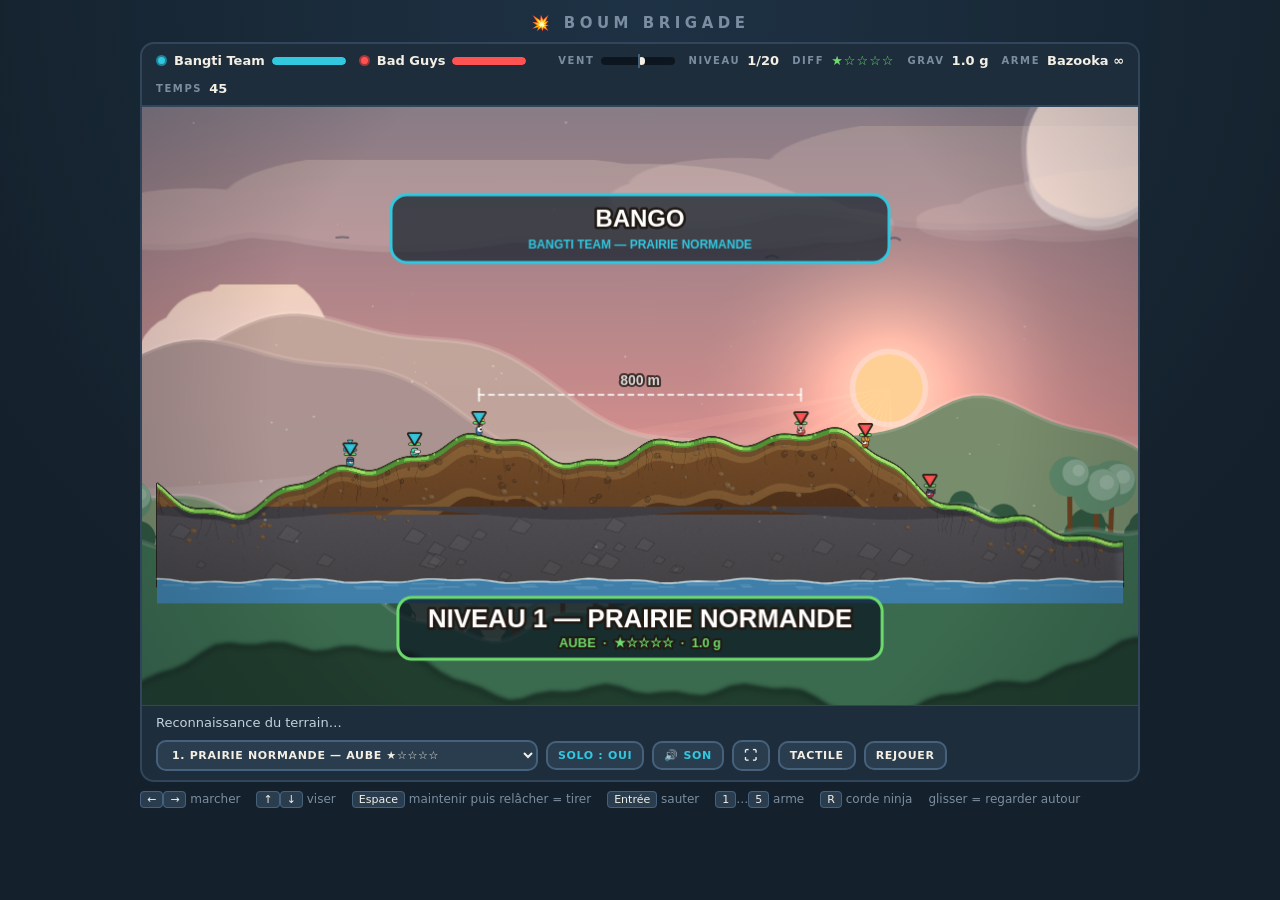
<file: boumbrigade/index.html>
<!DOCTYPE html>
<html lang="fr">
<head>
<meta charset="utf-8">
<meta name="viewport" content="width=device-width, initial-scale=1, maximum-scale=1, user-scalable=no">
<title>Boum Brigade — artillerie tour par tour</title>
<style>
  :root{
    --fond:#14202b; --ardoise:#1e2d3b; --bord:#31465a; --craie:#f3efe4; --gris:#7b8ea1;
    --cyan:#31c8e0; --corail:#ff5252; --ambre:#ffc93c;
  }
  *{box-sizing:border-box;margin:0;padding:0;-webkit-tap-highlight-color:transparent}
  body{background:radial-gradient(circle at 50% 0%,#1e3245,#14202b 70%);color:var(--craie);
    font-family:"Trebuchet MS",ui-rounded,"Segoe UI",system-ui,sans-serif;display:flex;flex-direction:column;
    align-items:center;min-height:100vh;padding:14px;gap:10px;overflow-x:hidden}
  h1{font-size:15px;font-weight:800;letter-spacing:.3em;text-transform:uppercase;color:var(--gris)}
  #cadre{width:min(1000px,100%)}
  #hud{display:flex;align-items:center;gap:13px;flex-wrap:wrap;background:var(--ardoise);
    border:2px solid var(--bord);border-radius:14px 14px 0 0;padding:9px 14px;font-size:13px;font-weight:700}
  .bloc{display:flex;align-items:center;gap:7px}
  .pastille{width:11px;height:11px;border-radius:50%;border:2px solid rgba(0,0,0,.35)}
  .vie{width:74px;height:8px;background:#0d161e;border-radius:6px;overflow:hidden}
  .vie i{display:block;height:100%;border-radius:6px;transition:width .25s}
  .sep{flex:1}
  .etiq{color:var(--gris);text-transform:uppercase;font-size:10px;letter-spacing:.16em;font-weight:700}
  #vent-jauge{width:74px;height:8px;background:#0d161e;border-radius:6px;position:relative}
  #vent-barre{position:absolute;top:0;bottom:0;background:var(--craie);width:0;border-radius:6px}
  #vent-jauge::after{content:"";position:absolute;left:50%;top:-3px;bottom:-3px;width:2px;background:#456179}
  canvas#jeu{display:block;width:100%;height:auto;border:2px solid var(--bord);border-top:none;
    background:#8fd8f2;touch-action:none;cursor:crosshair}
  #annonce{margin-top:-1px;background:var(--ardoise);border:2px solid var(--bord);border-top:none;
    border-radius:0 0 14px 14px;padding:9px 14px;font-size:13px;color:#c4d2de;display:flex;
    justify-content:space-between;align-items:center;gap:10px;flex-wrap:wrap}
  button,select{font:inherit;font-size:11px;font-weight:800;letter-spacing:.06em;text-transform:uppercase;
    background:#2a3d4f;color:var(--craie);border:2px solid #46617c;border-radius:10px;padding:6px 10px;
    cursor:pointer;white-space:nowrap}
  button:hover,select:hover{background:#365068}
  button:focus-visible,select:focus-visible{outline:3px solid var(--cyan);outline-offset:2px}
  #b-suivant{background:#1f6b46;border-color:#3fd08a;display:none}
  #b-suivant.on{display:inline-block}
  #tactile{display:none;width:min(1000px,100%);gap:8px;justify-content:space-between;align-items:flex-end}
  #tactile.on{display:flex}
  .grappe{display:flex;gap:8px}
  .tche{width:58px;height:58px;display:grid;place-items:center;font-size:20px;background:var(--ardoise);
    border:2px solid var(--bord);border-radius:14px;color:var(--craie);user-select:none;cursor:pointer}
  .tche:active,.tche.presse{background:#365068;border-color:#6c8ca8}
  #b-feu{width:88px;height:88px;border-radius:50%;border-color:#8f3a3a;background:#4a2029;font-size:12px;
    font-weight:800;letter-spacing:.12em}
  #b-feu.presse{background:var(--corail);color:#14202b;border-color:#ffb0b0}
  #b-arme{width:auto;padding:0 14px;font-size:12px;font-weight:800}
  #aide{display:flex;gap:16px;flex-wrap:wrap;font-size:12px;color:var(--gris);width:min(1000px,100%)}
  kbd{background:#2a3d4f;color:var(--craie);border:1px solid #46617c;border-radius:4px;padding:1px 6px;font:inherit;font-size:11px}
  @media (max-width:700px){#aide{display:none}h1{font-size:12px}}

  /* ===================== MODE PLEIN ÉCRAN =====================
     Fonctionne avec l'API Fullscreen quand elle existe, et par simple
     classe CSS sinon (iOS Safari ne la propose pas hors vidéo). */
  body.plein{
    position:fixed;inset:0;margin:0;padding:0;gap:0;
    width:100vw;height:100vh;height:100dvh;
    background:#05080d;overflow:hidden;justify-content:center;
  }
  body.plein h1, body.plein #aide{display:none}
  body.plein #cadre{
    width:auto;height:auto;display:flex;flex-direction:column;
    align-items:center;justify-content:center;
  }
  /* le canevas garde son rapport 5:3 et occupe le maximum de place */
  body.plein canvas#jeu{
    width:min(100vw, calc((100vh - 84px) * 5 / 3));
    width:min(100vw, calc((100dvh - 84px) * 5 / 3));
    height:auto;border-radius:0;border-left:none;border-right:none;
  }
  body.plein #hud{
    border-radius:0;border-left:none;border-right:none;
    width:min(100vw, calc((100vh - 84px) * 5 / 3));
    width:min(100vw, calc((100dvh - 84px) * 5 / 3));
    padding:5px 10px;font-size:11px;gap:9px;
  }
  body.plein #annonce{
    border-radius:0;border-left:none;border-right:none;
    width:min(100vw, calc((100vh - 84px) * 5 / 3));
    width:min(100vw, calc((100dvh - 84px) * 5 / 3));
    padding:5px 10px;font-size:11px;
  }
  body.plein .vie, body.plein #vent-jauge{width:56px}
  /* commandes tactiles superposées, translucides, au-dessus du jeu */
  body.plein #tactile.on{
    position:fixed;left:0;right:0;bottom:0;width:100%;
    padding:0 14px 14px;pointer-events:none;z-index:40;
  }
  body.plein #tactile.on > *{pointer-events:auto}
  body.plein .tche{opacity:.82;backdrop-filter:blur(3px)}
  body.plein #b-feu{opacity:.88}
  #b-plein{font-size:13px;padding:6px 10px}

  /* En paysage sur petit écran, on récupère de la place verticale. */
  @media (max-height:520px) and (orientation:landscape){
    body.plein #hud, body.plein #annonce{padding:3px 8px;font-size:10px}
    body.plein canvas#jeu, body.plein #hud, body.plein #annonce{
      width:min(100vw, calc((100dvh - 58px) * 5 / 3));
    }
    body.plein .tche{width:48px;height:48px;font-size:17px}
    body.plein #b-feu{width:70px;height:70px;font-size:10px}
  }
  /* Portrait sur téléphone : on invite à tourner l'appareil. */
  #tourner{
    display:none;position:fixed;inset:0;z-index:60;background:#0b131d;
    color:var(--craie);flex-direction:column;align-items:center;justify-content:center;
    gap:14px;text-align:center;padding:24px;font-size:15px;font-weight:700;
  }
  body.plein.portrait #tourner{display:flex}
  #tourner .fleche{font-size:44px;animation:bascule 1.6s ease-in-out infinite}
  @keyframes bascule{0%,100%{transform:rotate(-16deg)}50%{transform:rotate(74deg)}}
</style>
</head>
<body>
<h1>💥 Boum Brigade</h1>
<div id="cadre">
  <div id="hud">
    <div class="bloc"><span class="pastille" style="background:var(--cyan)"></span><span>Bangti Team</span>
      <span class="vie"><i id="vie-a" style="width:100%;background:var(--cyan)"></i></span></div>
    <div class="bloc"><span class="pastille" style="background:var(--corail)"></span><span>Bad Guys</span>
      <span class="vie"><i id="vie-b" style="width:100%;background:var(--corail)"></i></span></div>
    <span class="sep"></span>
    <div class="bloc"><span class="etiq">Vent</span><span id="vent-jauge"><b id="vent-barre"></b></span></div>
    <div class="bloc"><span class="etiq">Niveau</span><span id="niv-nom">1/8</span></div>
    <div class="bloc"><span class="etiq">Diff</span><span id="diff" style="letter-spacing:1px">★</span></div>
    <div class="bloc"><span class="etiq">Grav</span><span id="grav">1.0 g</span></div>
    <div class="bloc"><span class="etiq">Arme</span><span id="arme">Bazooka ∞</span></div>
    <div class="bloc"><span class="etiq">Temps</span><span id="chrono">45</span></div>
  </div>
  <canvas id="jeu" width="1000" height="600"></canvas>
  <div id="annonce">
    <span id="message">Au tour des Bangti Team.</span>
    <span style="display:flex;gap:8px;align-items:center">
      <select id="s-niveau" title="Niveau"></select>
      <button id="b-suivant">Niveau suivant →</button>
      <button id="b-solo">Solo : oui</button>
      <button id="b-son">🔊 Son</button>
      <button id="b-plein" title="Plein écran">⛶</button>
      <button id="b-tactile">Tactile</button>
      <button id="rejouer">Rejouer</button>
    </span>
  </div>
</div>
<div id="tactile">
  <div class="grappe"><div class="tche" data-t="ArrowLeft">◀</div><div class="tche" data-t="ArrowRight">▶</div></div>
  <div class="grappe" style="align-items:center">
    <div class="tche" data-t="Enter">⤒</div><div class="tche" id="b-corde">⚓</div><div class="tche" id="b-arme">Arme</div>
  </div>
  <div class="grappe" style="align-items:center">
    <div style="display:grid;gap:8px"><div class="tche" data-t="ArrowUp">▲</div><div class="tche" data-t="ArrowDown">▼</div></div>
    <div class="tche" id="b-feu">Feu</div>
  </div>
</div>
<div id="tourner">
  <div class="fleche">📱</div>
  <div>Tourne ton appareil</div>
  <div style="font-weight:400;font-size:13px;color:var(--gris)">Boum Brigade se joue en mode paysage.</div>
</div>

<div id="aide">
  <span><kbd>←</kbd><kbd>→</kbd> marcher</span><span><kbd>↑</kbd><kbd>↓</kbd> viser</span>
  <span><kbd>Espace</kbd> maintenir puis relâcher = tirer</span><span><kbd>Entrée</kbd> sauter</span>
  <span><kbd>1</kbd>…<kbd>5</kbd> arme</span><span><kbd>R</kbd> corde ninja</span>
  <span>glisser = regarder autour</span>
</div>

<script>
// =====================================================================
//  MONDE & VUE
// =====================================================================
const WL = 2400, WH = 900, VW = 1000, VH = 600;
const cvs = document.getElementById('jeu');
const ctx = cvs.getContext('2d');
const cam = {x: 700, y: 500, z: 1, cx: 700, cy: 500, cz: 1, secousse: 0};
let libre = null;
const proj = (x, y) => [(x - cam.x) * cam.z + VW / 2, (y - cam.y) * cam.z + VH / 2];

let G = 950;                 // gravité du niveau en cours
let LUM = {x: .78, y: -.63}; // direction du soleil, dicte tout l'éclairage
let C = {};                  // palette du biome, remplie par chargerNiveau()

// =====================================================================
//  SON — synthèse procédurale (aucun fichier externe).
//  Le contexte audio ne peut démarrer qu'après un geste de l'utilisateur ;
//  on l'ouvre paresseusement au premier son joué.
// =====================================================================
const Son = {
  ac: null, master: null, actif: true,
  init() {
    if (this.ac) return;
    const AC = window.AudioContext || window.webkitAudioContext;
    if (!AC) { this.actif = false; return; }
    this.ac = new AC();
    this.master = this.ac.createGain();
    this.master.gain.value = .5;
    this.master.connect(this.ac.destination);
  },
  reprendre() { if (this.ac && this.ac.state === 'suspended') this.ac.resume(); },
  // brique de base : un oscillateur avec enveloppe et glissando de fréquence
  ton(f0, f1, dur, type = 'sine', vol = .3, delai = 0) {
    if (!this.actif || !this.ac) return;
    const t = this.ac.currentTime + delai;
    const o = this.ac.createOscillator(), g = this.ac.createGain();
    o.type = type; o.frequency.setValueAtTime(f0, t);
    o.frequency.exponentialRampToValueAtTime(Math.max(1, f1), t + dur);
    g.gain.setValueAtTime(0, t);
    g.gain.linearRampToValueAtTime(vol, t + Math.min(.01, dur * .2));
    g.gain.exponentialRampToValueAtTime(.0001, t + dur);
    o.connect(g); g.connect(this.master);
    o.start(t); o.stop(t + dur + .02);
  },
  // bruit filtré : souffle, impact, explosion
  bruit(dur, coupe, vol = .3, type = 'lowpass', delai = 0) {
    if (!this.actif || !this.ac) return;
    const t = this.ac.currentTime + delai;
    const n = Math.floor(this.ac.sampleRate * dur);
    const buf = this.ac.createBuffer(1, n, this.ac.sampleRate);
    const d = buf.getChannelData(0);
    for (let i = 0; i < n; i++) d[i] = (Math.random() * 2 - 1) * (1 - i / n);
    const src = this.ac.createBufferSource(); src.buffer = buf;
    const f = this.ac.createBiquadFilter(); f.type = type; f.frequency.value = coupe;
    const g = this.ac.createGain();
    g.gain.setValueAtTime(vol, t);
    g.gain.exponentialRampToValueAtTime(.0001, t + dur);
    src.connect(f); f.connect(g); g.connect(this.master);
    src.start(t); src.stop(t + dur);
  },
  // --- effets nommés ---
  tir() { this.ton(320, 90, .18, 'sawtooth', .28); this.bruit(.22, 900, .3); },
  explosion() {
    this.bruit(.5, 400, .5); this.bruit(.35, 130, .45, 'lowpass', .02);
    this.ton(120, 40, .5, 'sine', .35);
  },
  touche() { this.ton(200, 520, .1, 'square', .22); this.ton(520, 180, .12, 'square', .18, .05); },
  ko() { this.ton(300, 60, .5, 'sawtooth', .3); this.ton(150, 40, .6, 'sine', .25, .1); },
  saut() { this.ton(260, 520, .14, 'sine', .22); },
  atterri() { this.bruit(.12, 300, .25); },
  corde() { this.ton(180, 700, .12, 'triangle', .2); },
  rate() { this.ton(300, 250, .18, 'triangle', .16); this.ton(250, 200, .2, 'triangle', .14, .12); },
  caisse() { this.ton(660, 990, .1, 'sine', .22); this.ton(990, 1320, .1, 'sine', .2, .09); },
  clic() { this.ton(700, 700, .04, 'square', .12); },
  fanfare() {
    [523, 659, 784, 1047].forEach((f, i) => this.ton(f, f, .18, 'square', .22, i * .12));
    this.ton(1047, 1047, .4, 'square', .18, .5);
  },
  defaite() { [392, 349, 294].forEach((f, i) => this.ton(f, f, .3, 'triangle', .22, i * .18)); },
};

const bCan = document.createElement('canvas');
bCan.width = VW / 2; bCan.height = VH / 2;
const bctx = bCan.getContext('2d');

// =====================================================================
//  LES NIVEAUX
//  Chaque niveau est une donnée complète : palette, heure, gravité,
//  végétation, fond de carte, et surtout `err` — la maladresse de l'IA,
//  qui se resserre à mesure qu'on progresse.
// =====================================================================
const NIVEAUX = [
  {
    nom: 'Prairie normande', moment: 'aube', g: 950, err: .090, diff: 1, props: 'campagne', texture: 'prairie',
    lum: {x: .88, y: -.42}, ombre: 17,
    ciel: ['#2b4a72', '#b06a7a', '#ffcf9a'], voile: 'rgba(255,190,160,.30)',
    astre: {type: 'soleil', x: 810, y: 300, r: 34, c: '#ffdb8a', halo: 'rgba(255,190,120,.75)'},
    etoiles: .35, nuages: 11, nuageT: '#ffe6d0',
    loin1: '#5d6f8f', loin2: '#4d5f7d', col1: '#4a7a58', col2: '#3c6b4c',
    terre: '#c98d48', terre2: '#a56a33', terre3: '#7d4b23', roche: '#7d7f88', roche2: '#61636c',
    surf: {corps: '#4f8f33', clair: '#a5e061', std: '#7ec850', encre: '#2a5a1e', touffes: true},
    decor: 'arbres', fond: 'eau', eau: '#3f7fa8', part: 'pollen', teinte: ['rgba(255,180,140,.16)', 'rgba(90,130,190,.10)'],
  },
  {
    nom: 'Collines de Toscane', moment: 'crépuscule', g: 950, err: .085, diff: 1, props: 'cypres', texture: 'calcaire',
    lum: {x: -.78, y: -.62}, ombre: 16,
    ciel: ['#3b3a6e', '#c8705e', '#ffc482'], voile: 'rgba(255,180,130,.28)',
    astre: {type: 'soleil', x: 210, y: 300, r: 38, c: '#ffc169', halo: 'rgba(255,140,80,.68)'},
    etoiles: .4, nuages: 8, nuageT: '#ffd2ae',
    loin1: '#7b6f88', loin2: '#665b74', col1: '#8a9152', col2: '#727a43',
    terre: '#c9a468', terre2: '#a8834b', terre3: '#7d6034', roche: '#9a9284', roche2: '#7b7468',
    surf: {corps: '#6f8a3c', clair: '#bcd06a', std: '#94ad52', encre: '#3f5220', touffes: true},
    decor: 'cypres', fond: 'eau', eau: '#5b86a8', part: 'pollen', teinte: ['rgba(255,175,120,.16)', 'rgba(110,90,150,.12)'],
  },
  {
    nom: 'Savane du Kenya', moment: 'jour', g: 950, err: .080, diff: 1, props: 'girafes', texture: 'savane',
    lum: {x: .35, y: -.94}, ombre: 8,
    ciel: ['#2f9fd8', '#8fd0ee', '#e8dfae'], voile: 'rgba(230,220,170,.28)',
    astre: {type: 'soleil', x: 700, y: 90, r: 40, c: '#fff6c9', halo: 'rgba(255,242,180,.8)'},
    etoiles: 0, nuages: 7, nuageT: '#ffffff',
    loin1: '#9fae8a', loin2: '#8a9a76', col1: '#b8a95e', col2: '#9c8f4c',
    terre: '#cf9a4e', terre2: '#ab7235', terre3: '#824f24', roche: '#8f8a78', roche2: '#726e5f',
    surf: {corps: '#9c8f3c', clair: '#d8c760', std: '#b8a94a', encre: '#5c5320', touffes: true},
    decor: 'acacias', fond: 'eau', eau: '#3fa8b8', part: 'pollen', teinte: ['rgba(255,240,180,.14)', 'rgba(200,160,80,.10)'],
  },
  {
    nom: 'Atoll polynésien', moment: 'jour', g: 950, err: .075, diff: 1, props: 'palmiers', texture: 'dune',
    lum: {x: .28, y: -.96}, ombre: 8,
    ciel: ['#1e9fd8', '#79d3ea', '#d6f2f0'], voile: 'rgba(190,240,240,.26)',
    astre: {type: 'soleil', x: 660, y: 78, r: 42, c: '#fffde8', halo: 'rgba(255,250,210,.78)'},
    etoiles: 0, nuages: 9, nuageT: '#ffffff',
    loin1: '#6fb6bc', loin2: '#5aa2ac', col1: '#3f9e7a', col2: '#348a68',
    terre: '#e8d29a', terre2: '#cbb078', terre3: '#a08a56', roche: '#9aa39a', roche2: '#7c857c',
    surf: {corps: '#cbb478', clair: '#fff2c4', std: '#e8d69c', encre: '#8a7440', touffes: false},
    decor: 'palmiers', fond: 'eau', eau: '#22c4c0', part: 'pollen', teinte: ['rgba(180,255,250,.14)', 'rgba(40,150,160,.12)'],
  },
  {
    nom: 'Rizières de Bali', moment: 'jour', g: 950, err: .068, diff: 2, props: 'rizieres', texture: 'jungle',
    lum: {x: .3, y: -.95}, ombre: 9,
    ciel: ['#3aa6d4', '#8ed4e2', '#dbf0d8'], voile: 'rgba(190,235,200,.28)',
    astre: {type: 'soleil', x: 640, y: 86, r: 38, c: '#fffce4', halo: 'rgba(255,250,200,.72)'},
    etoiles: 0, nuages: 10, nuageT: '#f2fff8',
    loin1: '#6ea394', loin2: '#5a8d80', col1: '#4aa84e', col2: '#3c8f42',
    terre: '#9d7a4c', terre2: '#82603a', terre3: '#5f4526', roche: '#77806e', roche2: '#5f6858',
    surf: {corps: '#4f9c3c', clair: '#a8e070', std: '#74c250', encre: '#255c22', touffes: true},
    decor: 'bambous', fond: 'eau', eau: '#4fb0a0', part: 'pollen', teinte: ['rgba(170,255,200,.13)', 'rgba(50,120,90,.12)'],
  },
  {
    nom: 'Sahara', moment: 'crépuscule', g: 950, err: .062, diff: 2, props: 'pyramides', texture: 'dune',
    lum: {x: -.86, y: -.5}, ombre: 18,
    ciel: ['#3a2a5e', '#c25a4e', '#ffb463'], voile: 'rgba(255,160,110,.32)',
    astre: {type: 'soleil', x: 180, y: 330, r: 44, c: '#ffb055', halo: 'rgba(255,120,70,.7)'},
    etoiles: .5, nuages: 5, nuageT: '#ffc9a0',
    loin1: '#6b4a63', loin2: '#5a3d54', col1: '#a86b48', col2: '#8e563a',
    terre: '#e0b56a', terre2: '#c08f47', terre3: '#94682f', roche: '#8a7560', roche2: '#6d5b4a',
    surf: {corps: '#c89a52', clair: '#f0d38c', std: '#dfba6e', encre: '#7a5427', touffes: false},
    decor: 'cactus', fond: 'sable', eau: '#c9a35e', part: 'sable', teinte: ['rgba(255,150,90,.18)', 'rgba(120,70,140,.12)'],
  },
  {
    nom: 'Jungle amazonienne', moment: 'jour', g: 950, err: .056, diff: 2, props: 'temple', texture: 'jungle',
    lum: {x: .2, y: -.98}, ombre: 7,
    ciel: ['#2c93c4', '#7fc9d8', '#c9e8d0'], voile: 'rgba(160,220,190,.30)',
    astre: {type: 'soleil', x: 620, y: 80, r: 38, c: '#fffce0', halo: 'rgba(255,250,200,.7)'},
    etoiles: 0, nuages: 9, nuageT: '#eafff4',
    loin1: '#5f8f7a', loin2: '#4d7a66', col1: '#2f7a3e', col2: '#256333',
    terre: '#a87848', terre2: '#8a5c33', terre3: '#634024', roche: '#6f7a6a', roche2: '#586254',
    surf: {corps: '#2f7f38', clair: '#77d060', std: '#4aa544', encre: '#134a1c', touffes: true},
    decor: 'jungle', fond: 'eau', eau: '#2f8f78', part: 'pollen', teinte: ['rgba(140,255,190,.12)', 'rgba(40,110,80,.14)'],
  },
  {
    nom: 'Karst de Guilin', moment: 'aube', g: 950, err: .051, diff: 2, props: 'pitons', texture: 'calcaire',
    lum: {x: .84, y: -.54}, ombre: 15,
    ciel: ['#3f5a86', '#a08bb0', '#f4d0c0'], voile: 'rgba(220,205,220,.34)',
    astre: {type: 'soleil', x: 800, y: 260, r: 30, c: '#ffe0c0', halo: 'rgba(255,200,170,.6)'},
    etoiles: .3, nuages: 12, nuageT: '#f0dcd4', brume: true,
    loin1: '#7b8ba4', loin2: '#68788f', col1: '#5c8f68', col2: '#4c7a58',
    terre: '#b8ac90', terre2: '#988c72', terre3: '#736952', roche: '#a8a294', roche2: '#87826f',
    surf: {corps: '#4f8a52', clair: '#9ad07e', std: '#6ea862', encre: '#284a2a', touffes: true},
    decor: 'bambous', fond: 'eau', eau: '#6a9fb0', part: 'pollen', teinte: ['rgba(230,210,220,.16)', 'rgba(80,110,150,.12)'],
  },
  {
    nom: 'Fjord norvégien', moment: 'aube', g: 950, err: .046, diff: 3, props: 'fjord', texture: 'granit',
    lum: {x: .8, y: -.6}, ombre: 15,
    ciel: ['#2a3f66', '#7d8bad', '#e6c8b4'], voile: 'rgba(200,215,230,.30)',
    astre: {type: 'soleil', x: 790, y: 290, r: 26, c: '#ffd8b0', halo: 'rgba(255,190,150,.55)'},
    etoiles: .45, nuages: 10, nuageT: '#d8c8c8', brume: true,
    loin1: '#4a5b7a', loin2: '#3d4c68', col1: '#43665e', col2: '#37564f',
    terre: '#6f7a7e', terre2: '#5a6468', terre3: '#434b4f', roche: '#5e686d', roche2: '#4a5257',
    surf: {corps: '#3f6a4a', clair: '#86b878', std: '#578a58', encre: '#1e3a24', touffes: true},
    decor: 'sapins', fond: 'eau', eau: '#2f5f7a', part: 'neige', teinte: ['rgba(210,225,245,.15)', 'rgba(40,70,110,.16)'],
  },
  {
    nom: 'Bayou de Louisiane', moment: 'nuit', g: 950, err: .042, diff: 3, props: 'bayou', texture: 'boue',
    lum: {x: .4, y: -.9}, ombre: 11,
    ciel: ['#0a1420', '#16283a', '#2c4450'], voile: 'rgba(90,140,140,.20)',
    astre: {type: 'lune', x: 740, y: 120, r: 28, c: '#dceadf', halo: 'rgba(170,220,200,.45)'},
    etoiles: .9, nuages: 6, nuageT: '#5f7a76', brume: true,
    loin1: '#223a3a', loin2: '#1b3030', col1: '#2a4436', col2: '#22382c',
    terre: '#5c5238', terre2: '#4a412c', terre3: '#332d1e', roche: '#454a42', roche2: '#363a34',
    surf: {corps: '#37543a', clair: '#6f9464', std: '#4d724a', encre: '#162a18', touffes: true},
    decor: 'roseaux', fond: 'eau', eau: '#22423c', part: 'lucioles', teinte: ['rgba(110,200,170,.12)', 'rgba(10,30,30,.24)'],
  },
  {
    nom: 'Toundra arctique', moment: 'nuit', g: 950, err: .038, diff: 3, props: 'icebergs', texture: 'glace',
    lum: {x: .5, y: -.86}, ombre: 10,
    ciel: ['#050e22', '#0e2246', '#1e3d63'], voile: 'rgba(120,180,220,.18)',
    astre: {type: 'lune', x: 780, y: 130, r: 32, c: '#e8f2ff', halo: 'rgba(180,215,255,.55)'},
    etoiles: 1, aurore: true, nuages: 4, nuageT: '#8fa8c8',
    loin1: '#2e4668', loin2: '#26395a', col1: '#7fa8c0', col2: '#6890ab',
    terre: '#7a8fa8', terre2: '#5f748a', terre3: '#465a72', roche: '#4a5a6e', roche2: '#3a4858',
    surf: {corps: '#c8dcf0', clair: '#ffffff', std: '#e2eefb', encre: '#5d7d9c', touffes: false},
    decor: 'sapins', fond: 'eau', eau: '#2a5a80', part: 'neige', teinte: ['rgba(90,150,255,.18)', 'rgba(20,40,80,.20)'],
  },
  {
    nom: 'Grand Canyon', moment: 'jour', g: 950, err: .034, diff: 3, props: 'buttes', texture: 'oxyde',
    lum: {x: .25, y: -.97}, ombre: 9,
    ciel: ['#2f8fd0', '#84c6e4', '#efdcc0'], voile: 'rgba(240,215,180,.26)',
    astre: {type: 'soleil', x: 600, y: 84, r: 40, c: '#fff8d8', halo: 'rgba(255,240,190,.75)'},
    etoiles: 0, nuages: 6, nuageT: '#fff0e0',
    loin1: '#a8785e', loin2: '#8e6249', col1: '#b0714a', col2: '#96593a',
    terre: '#c4703f', terre2: '#a45830', terre3: '#7a3f22', roche: '#8f6a52', roche2: '#725342',
    surf: {corps: '#a8663a', clair: '#e0a068', std: '#c2804c', encre: '#5e2f18', touffes: false},
    decor: 'cactus', fond: 'sable', eau: '#c09060', part: 'poussiere', teinte: ['rgba(255,210,150,.15)', 'rgba(120,60,30,.14)'],
  },
  {
    nom: 'Alpes suisses', moment: 'jour', g: 950, err: .031, diff: 4, props: 'chalets', texture: 'granit',
    lum: {x: .32, y: -.95}, ombre: 9,
    ciel: ['#1f7fc8', '#7dc0e8', '#dceef8'], voile: 'rgba(215,235,250,.30)',
    astre: {type: 'soleil', x: 660, y: 80, r: 40, c: '#ffffee', halo: 'rgba(255,255,220,.8)'},
    etoiles: 0, nuages: 8, nuageT: '#ffffff',
    loin1: '#8fa4c0', loin2: '#7890ad', col1: '#5f8a6a', col2: '#4e7458',
    terre: '#7d8388', terre2: '#666c72', terre3: '#4c5157', roche: '#6a7076', roche2: '#545a60',
    surf: {corps: '#dce8f0', clair: '#ffffff', std: '#eef5fa', encre: '#7d94a8', touffes: false},
    decor: 'sapins', fond: 'eau', eau: '#3f86b0', part: 'neige', teinte: ['rgba(220,240,255,.16)', 'rgba(60,100,150,.12)'],
  },
  {
    nom: 'Mont Fuji', moment: 'aube', g: 950, err: .028, diff: 4, props: 'fuji', texture: 'basalte',
    lum: {x: .86, y: -.5}, ombre: 16,
    ciel: ['#38406e', '#c07a8e', '#ffd0b8'], voile: 'rgba(255,205,200,.30)',
    astre: {type: 'soleil', x: 810, y: 270, r: 30, c: '#ffd0a0', halo: 'rgba(255,160,140,.6)'},
    etoiles: .4, nuages: 9, nuageT: '#ffd8d0', brume: true,
    loin1: '#6b6a94', loin2: '#585880', col1: '#5f6a72', col2: '#4e585f',
    terre: '#6a5f5c', terre2: '#554b49', terre3: '#3e3634', roche: '#5c5654', roche2: '#484341',
    surf: {corps: '#4f6a48', clair: '#9cc07e', std: '#6d8f5e', encre: '#25381f', touffes: true},
    decor: 'cerisiers', fond: 'eau', eau: '#4a7a9a', part: 'petales', teinte: ['rgba(255,200,210,.16)', 'rgba(70,70,120,.14)'],
  },
  {
    nom: 'Volcan d’Islande', moment: 'crépuscule', g: 950, err: .025, diff: 4, props: 'volcan', texture: 'basalte',
    lum: {x: -.6, y: -.8}, ombre: 12,
    ciel: ['#1a1420', '#4a2438', '#8a3a30'], voile: 'rgba(160,70,50,.28)',
    astre: {type: 'soleil', x: 260, y: 280, r: 30, c: '#ff8a4a', halo: 'rgba(255,90,40,.6)'},
    etoiles: .6, nuages: 8, nuageT: '#9a6a6a', cendre: true,
    loin1: '#3a2e3a', loin2: '#2e242e', col1: '#3f3238', col2: '#33282e',
    terre: '#5a4a48', terre2: '#463a38', terre3: '#332a28', roche: '#4a4246', roche2: '#383034',
    surf: {corps: '#3a3030', clair: '#6a5450', std: '#4e4040', encre: '#1a1414', touffes: false},
    decor: 'rochers', fond: 'lave', eau: '#ff6a2a', part: 'cendre', teinte: ['rgba(255,120,60,.16)', 'rgba(60,20,30,.22)'],
  },
  {
    nom: 'Salar d’Uyuni', moment: 'crépuscule', g: 950, err: .022, diff: 4, props: 'sel', texture: 'sel',
    lum: {x: -.8, y: -.6}, ombre: 14,
    ciel: ['#2e3a72', '#9a6ea0', '#ffc2a0'], voile: 'rgba(240,200,210,.30)',
    astre: {type: 'soleil', x: 200, y: 300, r: 36, c: '#ffc890', halo: 'rgba(255,150,120,.62)'},
    etoiles: .5, nuages: 7, nuageT: '#f0cad0',
    loin1: '#7a7098', loin2: '#655d80', col1: '#9a94a8', col2: '#807b8f',
    terre: '#d8d4cc', terre2: '#b8b4ac', terre3: '#918d86', roche: '#a8a49c', roche2: '#87837c',
    surf: {corps: '#c8c8c0', clair: '#ffffff', std: '#e6e6e0', encre: '#8a8880', touffes: false},
    decor: 'rochers', fond: 'eau', eau: '#b0aec0', part: 'poussiere', teinte: ['rgba(255,200,190,.16)', 'rgba(90,80,130,.14)'],
  },
  {
    nom: 'Mer de la Tranquillité', moment: 'nuit', g: 160, err: .019, diff: 5, props: 'lune', texture: 'regolithe',
    lum: {x: .74, y: -.67}, ombre: 20,
    ciel: ['#000000', '#04060e', '#0a0e18'], voile: 'rgba(30,40,60,.10)',
    astre: {type: 'terre', x: 760, y: 150, r: 46, c: '#4a8fd0', halo: 'rgba(90,150,220,.35)'},
    etoiles: 1.4, nuages: 0, nuageT: '#fff',
    loin1: '#2a2a30', loin2: '#22222a', col1: '#3a3a42', col2: '#2e2e36',
    terre: '#9a9a9e', terre2: '#7c7c82', terre3: '#5e5e64', roche: '#6a6a70', roche2: '#54545a',
    surf: {corps: '#8e8e94', clair: '#d4d4da', std: '#adadb4', encre: '#3e3e46', touffes: false},
    decor: 'rochers', fond: 'vide', eau: null, part: 'aucun', teinte: ['rgba(120,150,220,.10)', 'rgba(0,0,0,.25)'],
  },
  {
    nom: 'Europe, lune de Jupiter', moment: 'nuit', g: 130, err: .016, diff: 5, props: 'europe', texture: 'glace',
    lum: {x: .7, y: -.71}, ombre: 20,
    ciel: ['#000206', '#040a16', '#0a1424'], voile: 'rgba(40,70,110,.12)',
    astre: {type: 'jupiter', x: 730, y: 150, r: 58, c: '#d8b48c', halo: 'rgba(220,170,120,.32)'},
    etoiles: 1.5, nuages: 0, nuageT: '#fff',
    loin1: '#243444', loin2: '#1c2937', col1: '#2e4658', col2: '#25394a',
    terre: '#9ab4c8', terre2: '#7c94a8', terre3: '#5c7286', roche: '#6a808f', roche2: '#546775',
    surf: {corps: '#cfe4f2', clair: '#ffffff', std: '#e8f4ff', encre: '#6a8fa8', touffes: false},
    decor: 'rochers', fond: 'vide', eau: null, part: 'aucun', teinte: ['rgba(140,190,255,.12)', 'rgba(0,10,30,.26)'],
  },
  {
    nom: 'Valles Marineris', moment: 'aube', g: 370, err: .013, diff: 5, props: 'mars', texture: 'oxyde',
    lum: {x: .9, y: -.38}, ombre: 19,
    ciel: ['#3a2418', '#8a5030', '#d4915a'], voile: 'rgba(220,150,100,.26)',
    astre: {type: 'soleil', x: 830, y: 320, r: 24, c: '#ffe0b0', halo: 'rgba(255,190,140,.5)'},
    etoiles: .55, lunes: true, nuages: 3, nuageT: '#d8a074',
    loin1: '#7a4a34', loin2: '#663c2a', col1: '#8e4e30', col2: '#763f26',
    terre: '#b85a34', terre2: '#96462a', terre3: '#6e3220', roche: '#7a4436', roche2: '#5e3428',
    surf: {corps: '#a04a2c', clair: '#e08a5a', std: '#c06840', encre: '#4e2014', touffes: false},
    decor: 'rochers', fond: 'vide', eau: null, part: 'poussiere', teinte: ['rgba(255,150,90,.16)', 'rgba(80,30,20,.20)'],
  },
  {
    nom: 'Plaines de Vénus', moment: 'jour', g: 860, err: .010, diff: 5, props: 'venus', texture: 'soufre',
    lum: {x: -.3, y: -.95}, ombre: 10,
    ciel: ['#8a5a1e', '#c89040', '#f0c86a'], voile: 'rgba(230,180,90,.36)',
    astre: {type: 'voile', x: 500, y: 140, r: 60, c: '#ffe0a0', halo: 'rgba(255,200,110,.40)'},
    etoiles: 0, nuages: 12, nuageT: '#e0a850', brume: true,
    loin1: '#8a6a3a', loin2: '#745830', col1: '#7a5e2e', col2: '#654d26',
    terre: '#b08a3a', terre2: '#8f6e2c', terre3: '#6a5120', roche: '#7c6a44', roche2: '#635437',
    surf: {corps: '#9a7c2a', clair: '#e0c05a', std: '#bfa03e', encre: '#4e3c10', touffes: false},
    decor: 'rochers', fond: 'lave', eau: '#ff8a3a', part: 'cendre', teinte: ['rgba(255,210,120,.20)', 'rgba(90,50,10,.22)'],
  },
];

let niveau = 0;

// =====================================================================
//  TERRAIN
// =====================================================================
const tCan = document.createElement('canvas');
tCan.width = WL; tCan.height = WH;
const tctx = tCan.getContext('2d');
const silCan = document.createElement('canvas');
silCan.width = WL; silCan.height = WH;
const sctx = silCan.getContext('2d');
const bgCan = document.createElement('canvas');
bgCan.width = WL; bgCan.height = WH;
const gctx = bgCan.getContext('2d');
const tmpCan = document.createElement('canvas');
const qctx = tmpCan.getContext('2d');
const tmpCan2 = document.createElement('canvas');   // travail plein-écran pour le glow de surface

const masque = new Uint8Array(WL * WH);
const sommet = new Int16Array(WL);

// Coordonnées tronquées : un index fractionnaire renverrait undefined, donc « du vide ».
const solide = (x, y) => {
  x |= 0; y |= 0;
  return x >= 0 && x < WL && y >= 0 && y < WH && masque[y * WL + x] === 1;
};

let montagnes = [], collines = [], collines2 = [], avantPlan = [], plantes = [], buissons = [], props = [];
let cretes = [], bancs = [];        // crêtes très lointaines + nappes de brume dérivantes
let nuages = [], cirrus = [], oiseaux = [], grains = [], etoiles = [], vignettes = [];

const bruit = (x, p, e) =>
  1 * Math.sin(x / (190 * e) + p[0]) + .6 * Math.sin(x / (83 * e) + p[1])
  + .3 * Math.sin(x / (37 * e) + p[2]) + .12 * Math.sin(x / (13 * e) + p[3]);

function faireNuage(large, haut, bouffees) {
  const c = document.createElement('canvas');
  c.width = large; c.height = haut;
  const k = c.getContext('2d');
  const cercles = [];
  for (let i = 0; i < bouffees; i++) {
    const t = i / (bouffees - 1), bosse = Math.sin(t * Math.PI);
    cercles.push([large * (.13 + t * .74) + (Math.random() - .5) * large * .06,
                  haut * (.66 - bosse * .3) + (Math.random() - .5) * haut * .08,
                  haut * (.2 + bosse * .24) * (.75 + Math.random() * .5)]);
  }
  const galettes = () => {
    k.beginPath();
    cercles.forEach(([x, y, r]) => { k.moveTo(x + r, y); k.arc(x, y, r, 0, 7); });
    k.rect(large * .12, haut * .5, large * .76, haut * .2);
    k.fill();
  };
  k.fillStyle = '#c9dbe8'; k.save(); k.translate(0, haut * .06); galettes(); k.restore();
  k.fillStyle = '#ffffff'; galettes();
  k.globalCompositeOperation = 'source-atop';
  const lum = k.createLinearGradient(0, 0, 0, haut);
  lum.addColorStop(0, 'rgba(255,250,225,.9)'); lum.addColorStop(.5, 'rgba(255,255,255,0)');
  k.fillStyle = lum; k.fillRect(0, 0, large, haut);
  k.globalCompositeOperation = 'source-over';
  return c;
}

function genererDecor() {
  const p = () => Array.from({length: 4}, () => Math.random() * 7);
  const p1 = p(), p2 = p(), p3 = p(), p4 = p(), p5 = p();
  montagnes = []; collines = []; collines2 = []; avantPlan = []; cretes = [];
  for (let x = 0; x <= WL; x += 10) {
    cretes.push([x, 330 + 62 * bruit(x, p5, 4.2)]);          // ligne d'horizon la plus lointaine
    montagnes.push([x, 400 + 80 * bruit(x, p1, 2.8)]);
    collines2.push([x, 500 + 60 * bruit(x, p4, 1.9)]);
    collines.push([x, 580 + 50 * bruit(x, p2, 1.3)]);
  }
  for (let x = 0; x <= WL * 1.5; x += 14) avantPlan.push([x, 24 * bruit(x, p3, .8)]);

  // nappes de brume : elles s'intercalent entre les plans et donnent l'échelle
  const nb2 = C.brume ? 7 : 3;
  bancs = Array.from({length: nb2}, (_, i) => ({
    y: 380 + i * 46 + Math.random() * 30,
    par: .1 + i * .055,                                       // plus bas = plus proche = défile plus vite
    x: Math.random() * WL,
    v: 3 + Math.random() * 7,
    h: 26 + Math.random() * 40,
    a: (C.brume ? .16 : .08) + Math.random() * .07,
  }));

  const hc = x => 580 + 50 * bruit(x, p2, 1.3);
  plantes = []; buissons = [];
  const nb = C.decor === 'aucun' ? 0 : C.decor === 'jungle' ? 46 : C.decor === 'rochers' ? 30 : 34;
  for (let i = 0; i < nb; i++) {
    const x = Math.random() * WL;
    plantes.push({x, y: hc(x), h: 26 + Math.random() * 26, l: 16 + Math.random() * 12, t: Math.random() * 7, v: Math.random()});
  }
  if (C.decor !== 'aucun' && C.decor !== 'rochers')
    for (let i = 0; i < 40; i++) { const x = Math.random() * WL; buissons.push({x, y: hc(x) + 4, r: 8 + Math.random() * 12}); }

  if (!vignettes.length)
    vignettes = [faireNuage(300, 150, 9), faireNuage(240, 120, 7), faireNuage(360, 140, 11), faireNuage(210, 130, 6)];
  nuages = Array.from({length: C.nuages}, () => {
    const e = .45 + Math.random() * 1.05;
    return {x: Math.random() * WL * 1.3 - 150, y: 40 + Math.random() * 240, e,
      img: vignettes[Math.random() * vignettes.length | 0],
      v: (5 + Math.random() * 9) * (.6 + e * .4), a: .7 + Math.random() * .3, par: .06 + e * .07};
  });
  // cirrus : très haut, très lents, étirés — ils creusent le ciel
  cirrus = Array.from({length: C.nuages ? 6 : 0}, () => ({
    x: Math.random() * WL * 1.3 - 150, y: 30 + Math.random() * 120,
    e: 1.7 + Math.random() * 1.8, img: vignettes[Math.random() * vignettes.length | 0],
    v: 2 + Math.random() * 3, a: .10 + Math.random() * .12}));

  // silhouettes caractéristiques du biome, posées sur la ligne d'horizon
  const hm = x => 400 + 80 * bruit(x, p1, 2.8);
  props = [];
  const N = {campagne: 7, girafes: 9, pyramides: 6, temple: 4, icebergs: 8, volcan: 3, lune: 5, mars: 7,
    cypres: 10, palmiers: 7, rizieres: 6, pitons: 9, fjord: 6, bayou: 8, buttes: 6,
    chalets: 8, fuji: 3, sel: 7, europe: 7, venus: 6}[C.props] || 0;
  for (let i = 0; i < N; i++) {
    const x = 120 + Math.random() * (WL - 240);
    props.push({x, y: hm(x) + 30, s: .75 + Math.random() * .6, v: Math.random(), t: Math.random() * 7});
  }

  etoiles = C.etoiles ? Array.from({length: Math.round(150 * C.etoiles)},
    () => ({x: Math.random() * WL, y: Math.random() * 420, r: Math.random() * 1.4 + .3, s: Math.random() * 6})) : [];
  oiseaux = (C.fond === 'vide' || C.moment === 'nuit') ? [] :
    Array.from({length: 7}, () => ({x: Math.random() * WL, y: 110 + Math.random() * 150, v: 18 + Math.random() * 26, p: Math.random() * 9}));
  grains = C.part === 'aucun' ? [] : Array.from({length: C.part === 'neige' ? 110 : 70},
    () => ({x: Math.random() * WL, y: 200 + Math.random() * 620, r: 1 + Math.random() * 2.2, p: Math.random() * 9, v: 4 + Math.random() * 12}));
}

function contour(c, h, dy = 0) {
  c.beginPath(); c.moveTo(0, WH);
  for (let x = 0; x < WL; x++) c.lineTo(x, h[x] + dy);
  c.lineTo(WL, WH); c.closePath();
}

function genererTerrain() {
  masque.fill(0);
  const ph = Array.from({length: 5}, () => Math.random() * 7);
  const h = new Float32Array(WL);
  // sur la Lune et Mars, le relief est plus tourmenté : cratères et canyons
  const ampli = C.fond === 'vide' ? 105 : 75;
  for (let x = 0; x < WL; x++)
    h[x] = Math.max(250, Math.min(WH - 90, 630 + ampli * bruit(x, ph, 1.9) + 65 * Math.sin(x / 700 + ph[4])));

  sctx.setTransform(1, 0, 0, 1, 0, 0);
  sctx.globalCompositeOperation = 'source-over';
  sctx.clearRect(0, 0, WL, WH);
  sctx.fillStyle = C.encre; contour(sctx, h); sctx.fill();

  gctx.setTransform(1, 0, 0, 1, 0, 0);
  gctx.clearRect(0, 0, WL, WH);
  gctx.save(); contour(gctx, h, 4); gctx.clip();
  gctx.fillStyle = C.terre3; gctx.fillRect(0, 0, WL, WH);
  gctx.fillStyle = 'rgba(0,0,0,.28)';
  for (let i = 0; i < 12; i++) {
    const b = 240 + i * 62, f = Math.random() * 7;
    gctx.beginPath(); gctx.moveTo(0, b);
    for (let x = 0; x <= WL; x += 26) gctx.lineTo(x, b + 16 * Math.sin(x / 210 + f));
    for (let x = WL; x >= 0; x -= 26) gctx.lineTo(x, b + 24 + 16 * Math.sin(x / 210 + f));
    gctx.closePath(); gctx.fill();
  }
  for (let i = 0; i < 300; i++) {
    const x = Math.random() * WL, y = 250 + Math.random() * (WH - 250);
    gctx.fillStyle = 'rgba(255,255,255,.05)';
    gctx.beginPath(); gctx.arc(x, y, 2 + Math.random() * 7, 0, 7); gctx.fill();
  }
  gctx.restore();

  tctx.setTransform(1, 0, 0, 1, 0, 0);
  tctx.globalCompositeOperation = 'source-over';
  tctx.filter = 'none';
  tctx.clearRect(0, 0, WL, WH);
  tctx.save(); contour(tctx, h); tctx.clip();

  tctx.fillStyle = C.terre; tctx.fillRect(0, 0, WL, WH);
  bande(tctx, h, 46, 130, C.terre2);
  bande(tctx, h, 150, 260, C.terre3);
  tctx.fillStyle = C.roche; tctx.fillRect(0, 720, WL, WH - 720);
  tctx.fillStyle = C.roche2;
  tctx.beginPath(); tctx.moveTo(0, 720);
  for (let x = 0; x <= WL; x += 40) tctx.lineTo(x, 720 + 12 * Math.sin(x / 130));
  tctx.lineTo(WL, 720); tctx.lineTo(WL, 700); tctx.lineTo(0, 700); tctx.closePath(); tctx.fill();

  for (let i = 0; i < 34; i++) {
    const x = Math.random() * WL, y = 745 + Math.random() * 130, r = 14 + Math.random() * 26;
    tctx.fillStyle = 'rgba(255,255,255,.10)'; tctx.strokeStyle = 'rgba(30,34,40,.35)'; tctx.lineWidth = 2;
    tctx.beginPath();
    tctx.moveTo(x, y - r * .6); tctx.lineTo(x + r, y - r * .1); tctx.lineTo(x + r * .4, y + r * .6);
    tctx.lineTo(x - r * .7, y + r * .3); tctx.closePath(); tctx.fill(); tctx.stroke();
  }
  for (let i = 0; i < 190; i++) {
    const x = Math.random() * WL, y = 300 + Math.random() * 400, r = 3 + Math.random() * 7;
    tctx.fillStyle = 'rgba(0,0,0,.18)'; tctx.strokeStyle = 'rgba(0,0,0,.28)'; tctx.lineWidth = 1.6;
    tctx.beginPath(); tctx.ellipse(x, y, r, r * .78, Math.random() * 3, 0, 7); tctx.fill(); tctx.stroke();
    tctx.fillStyle = 'rgba(255,255,255,.16)';
    tctx.beginPath(); tctx.ellipse(x + r * .3, y - r * .32, r * .38, r * .22, -.5, 0, 7); tctx.fill();
  }
  if (C.fond === 'vide')                       // petits cratères fossiles, Lune et Mars
    for (let i = 0; i < 90; i++) {
      const x = Math.random() * WL, y = 300 + Math.random() * 450, r = 8 + Math.random() * 26;
      tctx.strokeStyle = 'rgba(255,255,255,.13)'; tctx.lineWidth = 2.5;
      tctx.beginPath(); tctx.arc(x, y, r, 0, 7); tctx.stroke();
      tctx.fillStyle = 'rgba(0,0,0,.16)';
      tctx.beginPath(); tctx.arc(x, y, r * .82, 0, 7); tctx.fill();
    }
  else
    for (let i = 0; i < 70; i++) {              // racines, uniquement là où ça pousse
      let x = Math.random() * WL, y = h[Math.round(x) % WL] + 12;
      tctx.strokeStyle = 'rgba(0,0,0,.22)'; tctx.lineWidth = 1.6; tctx.lineCap = 'round';
      tctx.beginPath(); tctx.moveTo(x, y);
      for (let k = 0; k < 4; k++) { x += (Math.random() - .5) * 16; y += 9 + Math.random() * 12; tctx.lineTo(x, y); }
      tctx.stroke();
    }

  texturerMatiere(h);
  profondeur(h);
  tctx.restore();

  ombreGlobale();
  for (let x = 0; x < WL; x++) {
    const y0 = Math.round(h[x]);
    for (let y = y0; y < WH; y++) masque[y * WL + x] = 1;
  }
  habiller(0, WL, true);
}

// Donne du volume à la masse de terre : une ombre ambiante qui s'accumule
// vers l'intérieur (occlusion), et un léger éclaircissement juste sous la surface
// exposée, comme la lumière qui rase le sol. C'est ce qui enlève l'aspect « à plat ».
function profondeur(h) {
  // grande ombre ambiante en bas de la masse (le fond est toujours plus sombre)
  const amb = tctx.createLinearGradient(0, 300, 0, WH);
  amb.addColorStop(0, 'rgba(0,0,0,0)');
  amb.addColorStop(1, C.fond === 'vide' ? 'rgba(0,0,0,.5)' : 'rgba(20,10,4,.4)');
  tctx.fillStyle = amb; tctx.fillRect(0, 300, WL, WH - 300);

  // bande de lumière juste sous la surface (subsurface glow) : on prend la
  // silhouette pleine, on la décale vers le bas et on l'additionne en ne gardant
  // que le liseré supérieur — une seule opération au lieu de 2400 dégradés.
  tctx.save();
  tctx.globalCompositeOperation = 'lighter';
  tctx.globalAlpha = C.fond === 'vide' ? .12 : .16;
  tctx.filter = 'blur(3px)';
  tctx.fillStyle = C.fond === 'vide' ? '#ffffff' : '#ffe0a8';
  // on masque au liseré : silhouette moins elle-même décalée de 5px vers le bas
  const dcan = tmpCan2;
  dcan.width = WL; dcan.height = WH;
  const dc = dcan.getContext('2d');
  dc.setTransform(1, 0, 0, 1, 0, 0); dc.clearRect(0, 0, WL, WH);
  dc.drawImage(silCan, 0, 0);
  dc.globalCompositeOperation = 'destination-out';
  dc.drawImage(silCan, 0, 6);
  dc.globalCompositeOperation = 'source-in';
  dc.fillStyle = C.fond === 'vide' ? '#ffffff' : '#ffe0a8';
  dc.fillRect(0, 0, WL, WH);
  tctx.drawImage(dcan, 0, 0);
  tctx.restore();
  tctx.filter = 'none'; tctx.globalAlpha = 1; tctx.globalCompositeOperation = 'source-over';

  grainFin();
}

// Tuile de bruit fin, générée une fois, répétée sur toute la matière.
// C'est ce qui remplace les aplats lisses par une surface piquetée réaliste.
let motifGrain = null;
function grainFin() {
  if (!motifGrain) {
    const g = document.createElement('canvas');
    g.width = g.height = 160;
    const k = g.getContext('2d');
    const img = k.createImageData(160, 160);
    for (let i = 0; i < img.data.length; i += 4) {
      const c = Math.random() < .5 ? 0 : 255;
      img.data[i] = img.data[i + 1] = img.data[i + 2] = c;
      img.data[i + 3] = Math.random() * 16;      // très ténu, juste pour casser le lisse
    }
    k.putImageData(img, 0, 0);
    motifGrain = tctx.createPattern(g, 'repeat');
  }
  tctx.save();
  tctx.globalCompositeOperation = 'soft-light';   // plus doux qu'overlay, ne brûle pas les clairs
  tctx.globalAlpha = .6;
  tctx.fillStyle = motifGrain;
  tctx.fillRect(0, 0, WL, WH);
  tctx.restore();
  tctx.globalAlpha = 1; tctx.globalCompositeOperation = 'source-over';
}

function bande(c, h, d0, d1, couleur) {
  c.fillStyle = couleur;
  c.beginPath(); c.moveTo(0, h[0] + d0);
  for (let x = 0; x < WL; x += 8) c.lineTo(x, h[x] + d0 + 8 * Math.sin(x / 90));
  for (let x = WL - 1; x >= 0; x -= 8) c.lineTo(x, h[x] + d1 + 10 * Math.sin(x / 70 + 2));
  c.closePath(); c.fill();
}

// Motif de matière propre au biome, cuit une fois dans l'image du terrain.
// Ne touche jamais au masque de collision : purement décoratif, sous le clip.
function texturerMatiere(h) {
  const t = C.texture, sol = x => h[Math.max(0, Math.min(WL - 1, Math.round(x)))];
  tctx.lineCap = 'round'; tctx.lineJoin = 'round';

  if (t === 'dune') {                          // sable : rides éoliennes fines et serrées
    for (let i = 0; i < 520; i++) {
      const x = Math.random() * WL, y = sol(x) + 16 + Math.random() * (WH - sol(x) - 30), w = 24 + Math.random() * 80;
      const crete = -3 - Math.random() * 5;
      tctx.strokeStyle = `rgba(255,244,210,${.05 + Math.random() * .06})`; tctx.lineWidth = 1;
      tctx.beginPath(); tctx.moveTo(x, y); tctx.quadraticCurveTo(x + w / 2, y + crete, x + w, y); tctx.stroke();
      tctx.strokeStyle = `rgba(120,75,35,${.05 + Math.random() * .05})`;
      tctx.beginPath(); tctx.moveTo(x, y + 1.2); tctx.quadraticCurveTo(x + w / 2, y + crete + 2, x + w, y + 1.2); tctx.stroke();
    }
    grainsRoche(sol, 90, '#e8c477', .5);       // quelques cailloux affleurants
  } else if (t === 'glace') {                  // glace : fractures fines + plaques translucides
    for (let i = 0; i < 220; i++) {
      let x = Math.random() * WL, y = sol(x) + 12 + Math.random() * (WH - sol(x) - 26);
      tctx.strokeStyle = `rgba(190,230,255,${.05 + Math.random() * .07})`; tctx.lineWidth = .8;
      tctx.beginPath(); tctx.moveTo(x, y);
      for (let k = 0; k < 3 + Math.random() * 3; k++) { x += (Math.random() - .5) * 44; y += (Math.random() - .3) * 32; tctx.lineTo(x, y); }
      tctx.stroke();
    }
    for (let i = 0; i < 70; i++) {             // plaques de glace claires, à facettes
      const x = Math.random() * WL, y = sol(x) + 16 + Math.random() * 240, r = 10 + Math.random() * 26;
      tctx.fillStyle = 'rgba(215,242,255,.07)';
      tctx.beginPath();
      for (let k = 0; k < 5; k++) { const a = k / 5 * 7 + Math.random(); const rr = r * (.7 + Math.random() * .3); k ? tctx.lineTo(x + Math.cos(a) * rr, y + Math.sin(a) * rr * .6) : tctx.moveTo(x + Math.cos(a) * rr, y + Math.sin(a) * rr * .6); }
      tctx.closePath(); tctx.fill();
    }
  } else if (t === 'basalte') {               // roche volcanique : colonnes serrées + lave
    for (let i = 0; i < 340; i++) {
      const x = Math.random() * WL, y = 400 + Math.random() * (WH - 420), hh = 16 + Math.random() * 50;
      tctx.strokeStyle = `rgba(18,12,12,${.2 + Math.random() * .2})`; tctx.lineWidth = 1 + Math.random();
      tctx.beginPath(); tctx.moveTo(x, y); tctx.lineTo(x + (Math.random() - .5) * 5, y + hh); tctx.stroke();
      tctx.strokeStyle = 'rgba(120,110,110,.06)';
      tctx.beginPath(); tctx.moveTo(x + 1, y); tctx.lineTo(x + 1 + (Math.random() - .5) * 5, y + hh); tctx.stroke();
    }
    for (let i = 0; i < 40; i++) {             // veines incandescentes, avec halo
      let x = Math.random() * WL, y = 500 + Math.random() * (WH - 520);
      tctx.strokeStyle = `rgba(255,${90 + Math.random() * 70 | 0},30,.55)`; tctx.lineWidth = 1 + Math.random();
      tctx.beginPath(); tctx.moveTo(x, y);
      for (let k = 0; k < 5; k++) { x += (Math.random() - .5) * 40; y += (Math.random() - .5) * 24; tctx.lineTo(x, y); }
      tctx.stroke();
    }
  } else if (t === 'regolithe') {             // Lune : poussière très fine + impacts nets
    for (let i = 0; i < 1400; i++) {
      const x = Math.random() * WL, y = sol(x) + 5 + Math.random() * (WH - sol(x) - 10);
      tctx.fillStyle = Math.random() < .5 ? 'rgba(255,255,255,.06)' : 'rgba(0,0,0,.11)';
      tctx.fillRect(x, y, 1.2, 1.2);
    }
    for (let i = 0; i < 70; i++) {             // micro-cratères : ombre + bourrelet éclairé
      const x = Math.random() * WL, y = sol(x) + 12 + Math.random() * 220, r = 3 + Math.random() * 7;
      tctx.fillStyle = 'rgba(0,0,0,.16)'; tctx.beginPath(); tctx.arc(x, y, r, 0, 7); tctx.fill();
      tctx.strokeStyle = 'rgba(255,255,255,.12)'; tctx.lineWidth = 1.4;
      tctx.beginPath(); tctx.arc(x, y, r + .6, Math.atan2(LUM.y, LUM.x) - 1.3, Math.atan2(LUM.y, LUM.x) + 1.3); tctx.stroke();
      tctx.fillStyle = 'rgba(255,255,255,.08)';
      tctx.beginPath(); tctx.arc(x - LUM.x * r * .4, y - LUM.y * r * .4, r * .55, 0, 7); tctx.fill();
    }
  } else if (t === 'oxyde') {                 // Mars : strates ferreuses + poudre fine
    for (let i = 0; i < 26; i++) {
      const base = 340 + i * 22, teinte = 30 + (i % 3) * 18;
      tctx.fillStyle = `rgba(${150 + teinte},${60 + teinte * .4 | 0},${30},.09)`;
      tctx.beginPath(); tctx.moveTo(0, base);
      for (let x = 0; x <= WL; x += 30) tctx.lineTo(x, base + 8 * Math.sin(x / 180 + i));
      for (let x = WL; x >= 0; x -= 30) tctx.lineTo(x, base + 11 + 8 * Math.sin(x / 180 + i));
      tctx.closePath(); tctx.fill();
    }
    for (let i = 0; i < 900; i++) {
      const x = Math.random() * WL, y = sol(x) + 8 + Math.random() * (WH - sol(x) - 16);
      tctx.fillStyle = Math.random() < .5 ? 'rgba(255,180,120,.07)' : 'rgba(60,20,10,.10)';
      tctx.fillRect(x, y, 1.3, 1.3);
    }
    grainsRoche(sol, 60, '#8e4028', .5);
  } else if (t === 'jungle') {                // terre humide : mousse + radicelles + grains
    for (let i = 0; i < 420; i++) {
      const x = Math.random() * WL, y = sol(x) + 3 + Math.random() * 70;
      tctx.fillStyle = `rgba(90,145,60,${.04 + Math.random() * .06})`;
      tctx.beginPath(); tctx.arc(x, y, 1.5 + Math.random() * 4, 0, 7); tctx.fill();
    }
    for (let i = 0; i < 260; i++) {
      const x = Math.random() * WL, y = sol(x) + 10 + Math.random() * (WH - sol(x) - 20);
      tctx.fillStyle = Math.random() < .5 ? 'rgba(255,230,180,.05)' : 'rgba(40,25,12,.10)';
      tctx.fillRect(x, y, 1.4, 1.4);
    }
  } else if (t === 'savane') {                // terre sèche : craquelures + poussière
    for (let i = 0; i < 130; i++) {
      let x = Math.random() * WL, y = sol(x) + 8 + Math.random() * 140;
      tctx.strokeStyle = `rgba(60,40,20,${.1 + Math.random() * .08})`; tctx.lineWidth = .8;
      tctx.beginPath(); tctx.moveTo(x, y);
      const n = 3 + Math.random() * 2;
      for (let k = 0; k < n; k++) { const a = Math.random() * 7, l = 8 + Math.random() * 16; x += Math.cos(a) * l; y += Math.abs(Math.sin(a)) * l; tctx.lineTo(x, y); }
      tctx.stroke();
    }
    for (let i = 0; i < 400; i++) {
      const x = Math.random() * WL, y = sol(x) + 8 + Math.random() * (WH - sol(x) - 16);
      tctx.fillStyle = Math.random() < .5 ? 'rgba(200,165,110,.06)' : 'rgba(80,55,25,.08)';
      tctx.fillRect(x, y, 1.3, 1.3);
    }
  } else if (t === 'calcaire') {              // calcaire : lits horizontaux + poches karstiques
    for (let i = 0; i < 30; i++) {
      const base = 300 + i * 20, f = Math.random() * 7;
      tctx.strokeStyle = `rgba(255,250,235,${.05 + Math.random() * .05})`; tctx.lineWidth = 1.2;
      tctx.beginPath(); tctx.moveTo(0, base);
      for (let x = 0; x <= WL; x += 24) tctx.lineTo(x, base + 5 * Math.sin(x / 200 + f));
      tctx.stroke();
      tctx.strokeStyle = 'rgba(70,60,40,.09)';
      tctx.beginPath(); tctx.moveTo(0, base + 2);
      for (let x = 0; x <= WL; x += 24) tctx.lineTo(x, base + 2 + 5 * Math.sin(x / 200 + f));
      tctx.stroke();
    }
    for (let i = 0; i < 110; i++) {            // cavités d'érosion
      const x = Math.random() * WL, y = sol(x) + 20 + Math.random() * 300, r = 3 + Math.random() * 9;
      tctx.fillStyle = 'rgba(50,44,32,.16)';
      tctx.beginPath(); tctx.ellipse(x, y, r, r * .74, Math.random(), 0, 7); tctx.fill();
      tctx.strokeStyle = 'rgba(255,250,230,.10)'; tctx.lineWidth = 1.2;
      tctx.beginPath(); tctx.arc(x, y, r, Math.atan2(LUM.y, LUM.x) - 1.2, Math.atan2(LUM.y, LUM.x) + 1.2); tctx.stroke();
    }
    grainsRoche(sol, 60, '#c8bfa0', .5);
  } else if (t === 'granit') {                // granit : mouchetures + veines de quartz
    for (let i = 0; i < 1600; i++) {
      const x = Math.random() * WL, y = sol(x) + 6 + Math.random() * (WH - sol(x) - 12);
      const r = Math.random();
      tctx.fillStyle = r < .35 ? 'rgba(255,255,255,.10)' : r < .7 ? 'rgba(20,24,30,.14)' : 'rgba(190,150,140,.08)';
      tctx.fillRect(x, y, 1.6, 1.6);
    }
    for (let i = 0; i < 34; i++) {             // filons clairs
      let x = Math.random() * WL, y = 320 + Math.random() * (WH - 360);
      tctx.strokeStyle = 'rgba(255,252,240,.13)'; tctx.lineWidth = 1.6 + Math.random() * 2;
      tctx.beginPath(); tctx.moveTo(x, y);
      for (let k = 0; k < 6; k++) { x += (Math.random() - .3) * 90; y += (Math.random() - .5) * 40; tctx.lineTo(x, y); }
      tctx.stroke();
    }
    grainsRoche(sol, 55, '#8d949b', .5);
  } else if (t === 'boue') {                  // vase : coulées organiques + bulles
    for (let i = 0; i < 240; i++) {
      let x = Math.random() * WL, y = sol(x) + 6 + Math.random() * 90;
      tctx.strokeStyle = `rgba(40,50,26,${.06 + Math.random() * .08})`; tctx.lineWidth = 2 + Math.random() * 3;
      tctx.beginPath(); tctx.moveTo(x, y);
      for (let k = 0; k < 3; k++) { x += (Math.random() - .5) * 20; y += 10 + Math.random() * 18; tctx.lineTo(x, y); }
      tctx.stroke();
    }
    for (let i = 0; i < 200; i++) {            // bulles de marécage
      const x = Math.random() * WL, y = sol(x) + 8 + Math.random() * (WH - sol(x) - 16);
      tctx.fillStyle = 'rgba(150,170,110,.07)';
      tctx.beginPath(); tctx.arc(x, y, 1.4 + Math.random() * 3, 0, 7); tctx.fill();
    }
  } else if (t === 'sel') {                   // croûte saline : polygones + éclat blanc
    for (let i = 0; i < 220; i++) {
      const cx = Math.random() * WL, cy = sol(cx) + 8 + Math.random() * 220, r = 10 + Math.random() * 22;
      tctx.strokeStyle = `rgba(255,255,255,${.07 + Math.random() * .07})`; tctx.lineWidth = 1.3;
      tctx.beginPath();
      for (let k = 0; k < 6; k++) {
        const a = k / 6 * 7 + Math.random() * .3;
        const px = cx + Math.cos(a) * r, py = cy + Math.sin(a) * r * .5;
        k ? tctx.lineTo(px, py) : tctx.moveTo(px, py);
      }
      tctx.closePath(); tctx.stroke();
    }
    for (let i = 0; i < 700; i++) {            // cristaux scintillants
      const x = Math.random() * WL, y = sol(x) + 4 + Math.random() * (WH - sol(x) - 8);
      tctx.fillStyle = Math.random() < .6 ? 'rgba(255,255,255,.09)' : 'rgba(120,120,140,.08)';
      tctx.fillRect(x, y, 1.3, 1.3);
    }
  } else if (t === 'soufre') {                // Vénus : croûtes soufrées et coulées chaudes
    for (let i = 0; i < 300; i++) {
      const x = Math.random() * WL, y = sol(x) + 6 + Math.random() * (WH - sol(x) - 12), r = 3 + Math.random() * 10;
      tctx.fillStyle = `rgba(255,${200 + Math.random() * 40 | 0},80,${.05 + Math.random() * .06})`;
      tctx.beginPath(); tctx.ellipse(x, y, r, r * .55, Math.random(), 0, 7); tctx.fill();
    }
    for (let i = 0; i < 40; i++) {             // fissures rougeoyantes
      let x = Math.random() * WL, y = 420 + Math.random() * (WH - 460);
      tctx.strokeStyle = `rgba(255,${80 + Math.random() * 60 | 0},20,.45)`; tctx.lineWidth = 1 + Math.random() * 1.6;
      tctx.beginPath(); tctx.moveTo(x, y);
      for (let k = 0; k < 5; k++) { x += (Math.random() - .5) * 44; y += (Math.random() - .5) * 26; tctx.lineTo(x, y); }
      tctx.stroke();
    }
    for (let i = 0; i < 600; i++) {
      const x = Math.random() * WL, y = sol(x) + 6 + Math.random() * (WH - sol(x) - 12);
      tctx.fillStyle = Math.random() < .5 ? 'rgba(255,230,140,.07)' : 'rgba(60,40,10,.10)';
      tctx.fillRect(x, y, 1.4, 1.4);
    }
  } else {                                    // prairie : mottes grasses + gravier + cailloux
    for (let i = 0; i < 380; i++) {
      const x = Math.random() * WL, y = sol(x) + 10 + Math.random() * (WH - sol(x) - 20);
      tctx.fillStyle = Math.random() < .5 ? 'rgba(90,60,30,.11)' : 'rgba(200,160,110,.07)';
      tctx.beginPath(); tctx.arc(x, y, 1.3 + Math.random() * 2.6, 0, 7); tctx.fill();
    }
    grainsRoche(sol, 70, '#b98a52', .5);
  }
}

// Cailloux volumétriques : un galet cerné, sa face éclairée et son ombre portée.
function grainsRoche(sol, n, couleur, prof) {
  for (let i = 0; i < n; i++) {
    const x = Math.random() * WL, y = sol(x) + 22 + Math.random() * (WH - sol(x) - 40) * prof, r = 3 + Math.random() * 6;
    tctx.fillStyle = 'rgba(0,0,0,.14)';       // ombre portée, côté opposé au soleil
    tctx.beginPath(); tctx.ellipse(x - LUM.x * 2, y + 2, r * 1.05, r * .5, 0, 0, 7); tctx.fill();
    tctx.fillStyle = couleur;
    tctx.beginPath(); tctx.ellipse(x, y, r, r * .78, Math.random(), 0, 7); tctx.fill();
    tctx.fillStyle = 'rgba(255,255,255,.22)';  // face éclairée
    tctx.beginPath(); tctx.ellipse(x + LUM.x * r * .3, y + LUM.y * r * .3, r * .45, r * .3, 0, 0, 7); tctx.fill();
    tctx.strokeStyle = 'rgba(0,0,0,.2)'; tctx.lineWidth = .8;
    tctx.beginPath(); tctx.ellipse(x, y, r, r * .78, 0, 0, 7); tctx.stroke();
  }
}

function ombreGlobale() {
  tctx.save();
  tctx.globalCompositeOperation = 'source-atop';
  tctx.globalAlpha = C.fond === 'vide' ? .5 : .26;   // sans atmosphère, les ombres sont dures
  tctx.filter = 'blur(' + (C.fond === 'vide' ? 2 : 7) + 'px)';
  tctx.drawImage(silCan, -Math.round(LUM.x * C.ombre), -Math.round(LUM.y * C.ombre));
  tctx.restore();
  tctx.filter = 'none'; tctx.globalAlpha = 1; tctx.globalCompositeOperation = 'source-over';
}

function ombreLocale(cx, cy, r) {
  const m = Math.ceil(r + 30);
  const x0 = Math.max(0, Math.round(cx) - m), y0 = Math.max(0, Math.round(cy) - m);
  const w = Math.min(WL, Math.round(cx) + m) - x0, hh = Math.min(WH, Math.round(cy) + m) - y0;
  if (w <= 0 || hh <= 0) return;
  tmpCan.width = w; tmpCan.height = hh;
  qctx.setTransform(1, 0, 0, 1, 0, 0);
  qctx.clearRect(0, 0, w, hh);
  qctx.filter = 'blur(' + (C.fond === 'vide' ? 2 : 6) + 'px)';
  qctx.drawImage(silCan, x0 + LUM.x * C.ombre, y0 + LUM.y * C.ombre, w, hh, 0, 0, w, hh);
  qctx.filter = 'none';
  qctx.globalCompositeOperation = 'destination-in';
  qctx.drawImage(silCan, x0, y0, w, hh, 0, 0, w, hh);
  qctx.globalCompositeOperation = 'source-over';
  tctx.globalCompositeOperation = 'source-atop';
  tctx.globalAlpha = C.fond === 'vide' ? .55 : .34;
  tctx.drawImage(tmpCan, x0, y0);
  tctx.globalAlpha = 1; tctx.globalCompositeOperation = 'source-over';
}

// Casquette de surface : herbe, sable, neige ou poussière selon le biome.
function habiller(x0, x1, touffes = false) {
  const S = C.surf;
  x0 = Math.max(0, x0 | 0); x1 = Math.min(WL, x1 | 0);
  for (let x = Math.max(0, x0 - 6); x < Math.min(WL, x1 + 6); x++) {
    let y = 0; while (y < WH && !masque[y * WL + x]) y++;
    sommet[x] = y < WH ? y : -1;
  }
  tctx.globalCompositeOperation = 'source-atop';
  const ep = S.touffes ? 14 : 8;
  for (let x = x0; x < x1; x++) {
    const y = sommet[x];
    if (y < 0) continue;
    const ga = sommet[Math.max(0, x - 5)], gb = sommet[Math.min(WL - 1, x + 5)];
    const pente = (ga >= 0 && gb >= 0) ? gb - ga : 0;
    const expo = Math.max(-1, Math.min(1, pente / 7)) * LUM.x - LUM.y * .3;

    tctx.fillStyle = 'rgba(0,0,0,.18)'; tctx.fillRect(x, y + ep, 1, 13);
    tctx.fillStyle = S.corps; tctx.fillRect(x, y, 1, ep);
    tctx.fillStyle = expo > .3 ? S.clair : expo < -.2 ? S.corps : S.std;
    tctx.fillRect(x, y + 2, 1, ep - 6);
    tctx.fillStyle = S.encre; tctx.fillRect(x, y, 1, 2.5);
    if (expo > .55) { tctx.fillStyle = 'rgba(255,255,255,.5)'; tctx.fillRect(x, y + 2, 1, 1.5); }

    if (touffes && S.touffes && Math.random() < .022) {
      tctx.fillStyle = S.std;
      tctx.beginPath(); tctx.arc(x, y + 3, 4, 0, 7); tctx.fill();
      tctx.fillStyle = S.encre;
      tctx.beginPath(); tctx.arc(x, y + 1, 4, Math.PI, 0); tctx.fill();
    }
    if (touffes && S.touffes && Math.random() < .012) {
      tctx.strokeStyle = S.encre; tctx.lineWidth = 1.6; tctx.lineCap = 'round';
      for (let b = -3; b <= 3; b += 3) {
        tctx.beginPath(); tctx.moveTo(x, y + 2); tctx.quadraticCurveTo(x + b, y - 4, x + b * 1.6, y - 9); tctx.stroke();
      }
    }
    if (touffes) detailSurface(x, y);
  }
  tctx.globalCompositeOperation = 'source-over';
}

// Petits ornements posés sur la surface, spécifiques au biome.
function detailSurface(x, y) {
  const t = C.texture;
  if (t === 'prairie') {
    if (Math.random() < .007) {                        // fleur : tige + corolle
      const c = ['#ff5d73', '#ffd84d', '#ffffff', '#c77dff'][Math.random() * 4 | 0];
      tctx.strokeStyle = '#3f6b2a'; tctx.lineWidth = 1.2;
      tctx.beginPath(); tctx.moveTo(x, y); tctx.lineTo(x, y - 8); tctx.stroke();
      for (let k = 0; k < 5; k++) { const a = k / 5 * 7; tctx.fillStyle = c; tctx.beginPath(); tctx.arc(x + Math.cos(a) * 2.2, y - 8 + Math.sin(a) * 2.2, 1.6, 0, 7); tctx.fill(); }
      tctx.fillStyle = '#ffd84d'; tctx.beginPath(); tctx.arc(x, y - 8, 1.3, 0, 7); tctx.fill();
    }
  } else if (t === 'savane') {
    if (Math.random() < .012) {                        // graminée haute et sèche
      tctx.strokeStyle = ombrer(C.surf.std, -.1); tctx.lineWidth = 1.3; tctx.lineCap = 'round';
      for (let b = -4; b <= 4; b += 2) {
        tctx.beginPath(); tctx.moveTo(x, y + 2);
        tctx.quadraticCurveTo(x + b, y - 10, x + b * 2.2, y - 20 - Math.random() * 6); tctx.stroke();
      }
    }
  } else if (t === 'glace') {
    if (Math.random() < .02) {                          // congère : bosse blanche ombrée
      tctx.fillStyle = '#ffffff';
      tctx.beginPath(); tctx.arc(x, y + 1, 3 + Math.random() * 3, Math.PI, 0); tctx.fill();
      tctx.fillStyle = 'rgba(150,190,230,.4)';
      tctx.beginPath(); tctx.arc(x + 1, y + 1, 2, Math.PI, 0); tctx.fill();
    }
  } else if (t === 'jungle') {
    if (Math.random() < .01) {                          // pousse tropicale
      const c = ['#3fae4a', '#5fd05f', '#2f8f3a'][Math.random() * 3 | 0];
      tctx.strokeStyle = c; tctx.lineWidth = 2; tctx.lineCap = 'round';
      for (let b = -3; b <= 3; b += 3) {
        tctx.beginPath(); tctx.moveTo(x, y + 2); tctx.quadraticCurveTo(x + b * 2, y - 8, x + b, y - 16); tctx.stroke();
      }
    }
  }
}

function creuser(cx, cy, r) {
  tctx.globalCompositeOperation = 'destination-out';
  tctx.beginPath(); tctx.arc(cx, cy, r, 0, 7); tctx.fill();
  sctx.globalCompositeOperation = 'destination-out';
  sctx.beginPath(); sctx.arc(cx, cy, r, 0, 7); sctx.fill();
  sctx.globalCompositeOperation = 'source-over';

  tctx.globalCompositeOperation = 'source-atop';
  tctx.strokeStyle = C.encre; tctx.lineWidth = 5;
  tctx.beginPath(); tctx.arc(cx, cy, r + 2, 0, 7); tctx.stroke();
  const g = tctx.createRadialGradient(cx, cy, r * .6, cx, cy, r + 16);
  g.addColorStop(0, 'rgba(0,0,0,.4)'); g.addColorStop(1, 'rgba(0,0,0,0)');
  tctx.fillStyle = g; tctx.beginPath(); tctx.arc(cx, cy, r + 16, 0, 7); tctx.fill();
  tctx.globalCompositeOperation = 'source-over';

  const r2 = r * r;
  for (let y = Math.max(0, cy - r | 0); y < Math.min(WH, cy + r + 1); y++)
    for (let x = Math.max(0, cx - r | 0); x < Math.min(WL, cx + r + 1); x++) {
      const dx = x - cx, dy = y - cy;
      if (dx * dx + dy * dy <= r2) masque[y * WL + x] = 0;
    }
  ombreLocale(cx, cy, r);
  habiller(cx - r - 6, cx + r + 6);
}

// =====================================================================
//  ÉTAT DE JEU
// =====================================================================
// vmax fixe la portée (≈ v²/g). À 1 g, le bazooka couvre 1645 px, soit
// plus que l'écart maximal entre deux adversaires (1440 px).
const ARMES = {
  bazooka: {nom:'Bazooka', vmax:1250, rayon:36, degats:45, vent:1,  munitions:Infinity},
  grenade: {nom:'Grenade', vmax:950,  rayon:44, degats:52, vent:.3, meche:3},
  mortier: {nom:'Mortier', vmax:1100, rayon:30, degats:32, vent:.7, eclats:4},
  sainte:  {nom:'Sainte Grenade', vmax:900, rayon:52, degats:60, vent:.35, meche:3.4, pluie:9},
  foreuse: {nom:'Foreuse', vmax:1250, rayon:40, degats:50, vent:.6, fore:120},
};
const ORDRE = ['bazooka', 'grenade', 'mortier', 'sainte', 'foreuse'];
const DEPART_A = [480, 640, 800], DEPART_B = [1600, 1760, 1920];

// Six silhouettes distinctes. Le camp reste lisible par la couleur,
// mais chaque personnage se reconnaît à sa tête.
const TETES = [
  {chapeau: 'casque',    corps: [1.00, 1.00], oeil: 5.4, sourcil: 'droit'},
  {chapeau: 'casquette', corps: [1.14, 0.88], oeil: 4.6, sourcil: 'haut'},
  {chapeau: 'antenne',   corps: [0.86, 1.16], oeil: 6.2, sourcil: 'surpris'},
  {chapeau: 'cornes',    corps: [1.10, 0.94], oeil: 5.0, sourcil: 'furieux'},
  {chapeau: 'crete',     corps: [0.90, 1.10], oeil: 5.6, sourcil: 'furieux'},
  {chapeau: 'bandana',   corps: [1.04, 1.00], oeil: 4.8, sourcil: 'malin'},
];
const NOMS = [['Bango', 'Tikko', 'Nuvo'], ['Krank', 'Zog', 'Vex']];

let vers = [], caisses = [], projectiles = [];
let etincelles = [], fumees = [], debris = [], eclairs = [], ondes = [], chiffres = [], traces = [], etoilesBd = [], sonnes = [];
let stock = [{}, {}], equipeActive = 0, actif = null;
let vent = 0, etat = 'visee', chrono = 45, puissance = 0, charge = false, arme = 'bazooka';
let solo = true, ia = null, banniere = 0, errIA = .085;
let finT = 0, gagnant = -1, confettis = [];
let attente = 0, degatsTour = 0, tireur = null;   // pause après tir + bilan du tour
let intro = 0;                                    // minuteur de la vue panoramique d'ouverture
const INTRO_DUREE = 3.4;
const entree = {};

const ETOILES_DIFF = i => '★'.repeat(i) + '☆'.repeat(5 - i);
const COUL_DIFF = ['#6ddb6d', '#6ddb6d', '#ffc93c', '#ff9d21', '#ff5252'];

function chargerNiveau(n) {
  niveau = Math.max(0, Math.min(NIVEAUX.length - 1, n));
  const N = NIVEAUX[niveau];
  C = Object.assign({}, N, {encre: '#221a14'});
  G = N.g; LUM = N.lum; errIA = N.err;
  document.getElementById('s-niveau').value = niveau;
  document.getElementById('grav').textContent = (G / 950).toFixed(2).replace(/0$/, '') + ' g';
  document.getElementById('niv-nom').textContent = (niveau + 1) + '/' + NIVEAUX.length;
  const d = document.getElementById('diff');
  d.textContent = ETOILES_DIFF(N.diff);
  d.style.color = COUL_DIFF[N.diff - 1];
}

function nouvellePartie(n = niveau) {
  chargerNiveau(n);
  genererDecor(); genererTerrain();
  vers = []; caisses = []; projectiles = [];
  etincelles = []; fumees = []; debris = []; eclairs = []; ondes = []; chiffres = []; traces = []; etoilesBd = [];
  sonnes = []; attente = 0; degatsTour = 0; tireur = null;
  stock = [{grenade: 3, mortier: 0, sainte: 1, foreuse: 1}, {grenade: 3, mortier: 0, sainte: 1, foreuse: 1}];
  [...DEPART_A, ...DEPART_B].forEach((x, i) => {
    let y = 0; while (y < WH && !solide(x, y)) y++;
    const eq = i < 3 ? 0 : 1, k = i % 3;
    vers.push({x, y: y - 1, vx: 0, vy: 0, pv: 100, equipe: eq, angle: .7,
      sens: eq === 0 ? 1 : -1, sol: true, corde: null, ecrase: 0, clin: Math.random() * 4,
      tete: TETES[eq * 3 + k], nom: NOMS[eq][k], teinte: k,
      reaction: null, reacT: 0, aouch: 0, humeur: 0});
  });
  equipeActive = 1; actif = null; arme = 'bazooka'; ia = null;
  finT = 0; gagnant = -1; confettis = [];
  document.getElementById('b-suivant').classList.remove('on');
  finDeTour(true);
  // La caméra démarre sur la vue d'ensemble puis descend sur le joueur,
  // le temps de jauger la distance à l'adversaire et le relief.
  cam.x = cam.cx = WL / 2; cam.y = cam.cy = WH / 2; cam.z = cam.cz = ZOOM_LARGE;
  intro = INTRO_DUREE; etat = 'intro';
  dire('Reconnaissance du terrain…');
  document.getElementById('rejouer').blur();
}

const vivants = e => vers.filter(v => v.equipe === e && v.pv > 0);
const munitions = a => a === 'bazooka' ? Infinity : (stock[equipeActive][a] || 0);
const dire = t => document.getElementById('message').textContent = t;

function finDeTour(premier = false) {
  const a = vivants(0), b = vivants(1);
  if (!premier && (!a.length || !b.length)) {
    etat = 'fini'; finT = 0; confettis = [];
    gagnant = a.length ? 0 : b.length ? 1 : -1;
    if (gagnant === 0) {
      const der = niveau >= NIVEAUX.length - 1;
      dire(der ? 'Tous les niveaux sont tombés.' : 'Niveau terminé — Entrée pour continuer.');
      if (!der) document.getElementById('b-suivant').classList.add('on');
      for (let i = 0; i < 130; i++) confettis.push(nouveauConfetti(true));
      Son.fanfare();
    } else { dire(gagnant === 1 ? 'Les Bad Guys l’emportent.' : 'Égalité : plus personne debout.'); Son.defaite(); }
    return;
  }
  if (!premier && Math.random() < .45) larguerCaisse();
  vers.forEach(v => v.corde = null);
  equipeActive = 1 - equipeActive;
  const eq = vivants(equipeActive);
  if (!eq.length) return finDeTour();
  actif = eq[(eq.indexOf(actif) + 1) % eq.length];
  vent = Math.random() * 2 - 1;
  chrono = 45; puissance = 0; charge = false; libre = null; banniere = 2.2;
  if (munitions(arme) <= 0) arme = 'bazooka';
  etat = 'visee';
  Object.keys(entree).forEach(k => entree[k] = false);
  if (solo && equipeActive === 1) { ia = {t: 0, plan: null}; dire(actif.nom + ' réfléchit…'); }
  else { ia = null; dire(`Au tour de ${actif.nom} — ${equipeActive === 0 ? 'Bangti Team' : 'Bad Guys'}.`); }
  majHud();
}

function majHud() {
  const pv = e => vivants(e).reduce((s, v) => s + v.pv, 0) / 300 * 100;
  document.getElementById('vie-a').style.width = Math.max(0, pv(0)) + '%';
  document.getElementById('vie-b').style.width = Math.max(0, pv(1)) + '%';
  const m = munitions(arme);
  document.getElementById('arme').textContent = ARMES[arme].nom + ' ' + (m === Infinity ? '∞' : '×' + m);
  document.getElementById('chrono').textContent = Math.ceil(Math.max(0, chrono));
  const b = document.getElementById('vent-barre'), w = Math.abs(vent) * 37;
  b.style.width = w + 'px'; b.style.left = vent >= 0 ? '37px' : (37 - w) + 'px';
}

function larguerCaisse() {
  let type;
  if (Math.random() < .35) type = 'soin';
  else type = ['grenade', 'mortier', 'sainte', 'foreuse'][Math.random() * 4 | 0];
  caisses.push({x: 300 + Math.random() * (WL - 600), y: -30, vy: 0, type, sol: false, t: 0});
  dire('Une caisse tombe du ciel.');
}
function ramasser(c, v) {
  Son.caisse();
  if (c.type === 'soin') { v.pv = Math.min(100, v.pv + 30); chiffre(v.x, v.y - 26, '+30', '#6ddb6d'); }
  else { stock[v.equipe][c.type] = (stock[v.equipe][c.type] || 0) + 2; chiffre(v.x, v.y - 26, ARMES[c.type].nom + ' ×2', '#ffc93c'); }
  majHud();
}
const chiffre = (x, y, t, c, o = {}) => chiffres.push({
  x, y, t, c, vie: o.vie || 1.3, max: o.vie || 1.3,
  monte: o.monte ?? 24, taille: o.taille || 17, pop: o.pop || false,
});

// =====================================================================
//  EXPLOSIONS
// =====================================================================
// Déclenche une réaction animée sur un ver. 'type' pilote la posture, 'duree' sa longueur.
function reagir(v, type, duree) {
  v.reaction = type; v.reacT = 0; v.reacDur = duree;
}

// Petites étoiles « bd » qui tournoient au-dessus d'un ver sonné.
function ajouterSonne(v) {
  for (let i = 0; i < 3; i++) sonnes.push({v, a: i / 3 * 7, r: 12, vie: 1.1, max: 1.1});
}

function exploser(x, y, a) {
  Son.explosion();
  creuser(x, y, a.rayon);
  cam.secousse = Math.min(20, cam.secousse + a.rayon * .38);
  cam.cz = 1.08;
  eclairs.push({x, y, r: a.rayon * 2.4, vie: .22, max: .22, branches: 9 + Math.random() * 5 | 0, tour: Math.random() * 7});
  ondes.push({x, y, r: a.rayon * .4, vie: .55, max: .55});
  for (let i = 0; i < 5; i++) etoilesBd.push({x, y, a: Math.random() * 7, d: 0, v: 130 + Math.random() * 160, vie: .6, max: .6});
  for (let i = 0; i < 40; i++) {
    const g = Math.random() * 7, s = 60 + Math.random() * 340;
    etincelles.push({x, y, vx: Math.cos(g) * s, vy: Math.sin(g) * s, vie: .35 + Math.random() * .7, max: 1.05});
  }
  for (let i = 0; i < 18; i++) {
    const g = -Math.PI / 2 + (Math.random() - .5) * 2.4, s = 90 + Math.random() * 260;
    debris.push({x, y, vx: Math.cos(g) * s, vy: Math.sin(g) * s, r: 3 + Math.random() * 5,
      rot: Math.random() * 7, vrot: (Math.random() - .5) * 12, vie: 1.6 + Math.random()});
  }
  // sans atmosphère, pas de fumée : elle se disperse instantanément
  if (C.fond !== 'vide')
    for (let i = 0; i < 20; i++)
      fumees.push({x: x + (Math.random() - .5) * a.rayon, y: y + (Math.random() - .5) * a.rayon,
        vx: (Math.random() - .5) * 45, vy: -18 - Math.random() * 34, r: 6 + Math.random() * 18,
        chaud: Math.random() * .4, vie: 1.2 + Math.random() * 1.2, max: 2.4});

  vers.forEach(v => {
    if (v.pv <= 0) return;
    const dx = v.x - x, dy = v.y - 6 - y, d = Math.hypot(dx, dy), R = a.rayon * 2;
    if (d < R) {
      const f = 1 - d / R, n = d || 1, deg = Math.round(a.degats * f);
      const vivantAvant = v.pv > 0;
      v.pv = Math.max(0, v.pv - deg);
      chiffre(v.x, v.y - 24, '-' + deg, '#fff');
      v.vx += dx / n * 280 * f; v.vy += dy / n * 280 * f - 110 * f; v.sol = false;
      degatsTour += deg;
      v.aouch = 1;                                   // clignotement blanc + grimace
      if (vivantAvant && v.pv <= 0) { reagir(v, 'ko', 1.4); Son.ko(); }
      else { reagir(v, f > .5 ? 'gros-mal' : 'mal', .8 + f); Son.touche(); if (f > .5) ajouterSonne(v); }
    }
  });
  caisses = caisses.filter(c => Math.hypot(c.x - x, c.y - y) > a.rayon);
  majHud();
}

function tirer() {
  const a = ARMES[arme];
  if (munitions(arme) <= 0) return;
  if (arme !== 'bazooka') stock[equipeActive][arme]--;
  actif.corde = null;
  const d = actif.sens, g = actif.angle;
  const bx = actif.x + d * 17, by = actif.y - 14 - Math.sin(g) * 12;
  projectiles.push({x: bx, y: by, vx: Math.cos(g) * d * a.vmax * puissance, vy: -Math.sin(g) * a.vmax * puissance,
    type: arme, meche: a.meche || 0, eclats: a.eclats || 0, pluie: a.pluie || 0, fore: a.fore || 0});
  if (C.fond !== 'vide')
    for (let i = 0; i < 8; i++)
      fumees.push({x: bx, y: by, vx: -Math.cos(g) * d * 60 + (Math.random() - .5) * 30,
        vy: Math.sin(g) * 60 + (Math.random() - .5) * 30, r: 4 + Math.random() * 5, chaud: .5, vie: .5, max: .6});
  cam.secousse = 5;
  Son.tir();
  tireur = actif; degatsTour = 0;                   // on note qui tire, pour juger réussite/échec
  etat = 'vol'; puissance = 0; charge = false; libre = null; majHud();
}

// =====================================================================
//  PHYSIQUE
// =====================================================================
const bloque = (x, y) => { for (let i = 0; i <= 11; i++) if (solide(x, y - i)) return true; return false; };

function marcher(v, dx) {
  const nx = Math.round(v.x + dx);
  if (nx < 3 || nx > WL - 4) return;
  for (let dy = -4; dy <= 4; dy++) {
    const ny = v.y + dy;
    if (!bloque(nx, ny) && solide(nx, ny + 1)) { v.x = nx; v.y = ny; return; }
  }
}

function lancerCorde(v) {
  const ox = v.x, oy = v.y - 8, dx = Math.cos(v.angle) * v.sens, dy = -Math.sin(v.angle);
  for (let d = 6; d < 430; d += 2) {
    const x = Math.round(ox + dx * d), y = Math.round(oy + dy * d);
    if (x < 0 || x >= WL || y < 0 || y >= WH) break;
    if (solide(x, y)) {
      v.corde = {ax: x, ay: y, len: Math.max(28, d - 4)}; v.sol = false;
      dire('Accroché. ←/→ balancer · ↑/↓ raccourcir ou allonger.');
      Son.corde();
      return;
    }
  }
  dire('La corde n’a rien accroché.');
}

function majCorde(v, dt) {
  const c = v.corde;
  v.vy += G * dt;
  const px = v.x, py = v.y;
  v.x += v.vx * dt; v.y += v.vy * dt;
  const dx = v.x - c.ax, dy = v.y - c.ay, d = Math.hypot(dx, dy) || 1;
  if (d > c.len) {
    const nx = dx / d, ny = dy / d;
    v.x = c.ax + nx * c.len; v.y = c.ay + ny * c.len;
    const radial = v.vx * nx + v.vy * ny;
    v.vx -= radial * nx; v.vy -= radial * ny;
  }
  v.vx *= .998; v.vy *= .998;
  if (bloque(Math.round(v.x), Math.round(v.y)) || solide(Math.round(v.x), Math.round(v.y))) {
    v.x = px; v.y = py; v.vx *= -.25; v.vy *= -.25;
  }
  v.x = Math.max(3, Math.min(WL - 4, v.x));
  if (v.y > WH - 6) { v.pv = 0; v.corde = null; majHud(); }
}

function majVer(v, dt) {
  v.ecrase = Math.max(0, v.ecrase - dt * 4);
  v.clin -= dt;
  if (v.clin < 0) v.clin = 2 + Math.random() * 4;
  if (v.pv <= 0) { v.corde = null; return; }
  if (v.corde) return majCorde(v, dt);

  if (!solide(Math.round(v.x), Math.round(v.y) + 1) || !v.sol) {
    v.vy += G * dt; v.x += v.vx * dt; v.y += v.vy * dt; v.vx *= .99; v.sol = false;
    v.x = Math.max(3, Math.min(WL - 4, v.x));
    if (v.y > WH - 6) { v.pv = 0; majHud(); return; }
    if (solide(Math.round(v.x), Math.round(v.y))) {
      while (solide(Math.round(v.x), Math.round(v.y))) v.y--;
      const seuil = 360 * Math.sqrt(G / 950);   // en faible gravité, on tombe moins vite : le seuil suit
      if (v.vy > seuil) {
        const deg = Math.round((v.vy - seuil) / 9);
        v.pv = Math.max(0, v.pv - deg);
        if (deg > 0) chiffre(v.x, v.y - 24, '-' + deg, '#ffd66b');
        majHud();
      }
      v.ecrase = Math.min(1, v.vy / 700);
      if (v.vy > 200) Son.atterri();
      for (let i = 0; i < Math.min(8, v.vy / 60); i++)
        etincelles.push({x: v.x, y: v.y, vx: (Math.random() - .5) * 90, vy: -Math.random() * 60, vie: .3, max: .3, terre: true});
      v.vx = v.vy = 0; v.sol = true;
      v.x = Math.round(v.x); v.y = Math.round(v.y);   // on se raccroche à la grille de pixels
    }
  } else { v.vx = v.vy = 0; v.sol = true; }
}

function normale(x, y) {
  let nx = 0, ny = 0;
  for (let a = 0; a < 7; a += Math.PI / 8)
    if (solide(Math.round(x + Math.cos(a) * 5), Math.round(y + Math.sin(a) * 5))) { nx -= Math.cos(a); ny -= Math.sin(a); }
  const n = Math.hypot(nx, ny) || 1; return [nx / n, ny / n];
}

function majProjectile(p, dt) {
  const a = ARMES[p.type];
  p.vx += vent * 100 * a.vent * dt; p.vy += G * dt;
  if (p.type === 'bazooka' || p.type === 'mortier' || p.type === 'foreuse') {
    p.tr = (p.tr || 0) + dt;
    if (p.tr > .02) { p.tr = 0; traces.push({x: p.x, y: p.y, r: 3, vie: .7, max: .7}); }
  }
  const pas = Math.max(1, Math.ceil(Math.hypot(p.vx, p.vy) * dt / 3));
  for (let i = 0; i < pas; i++) {
    p.x += p.vx * dt / pas; p.y += p.vy * dt / pas;
    if (p.x < -80 || p.x > WL + 80 || p.y > WH) { p.mort = true; return; }
    const px = Math.round(p.x), py = Math.round(p.y);
    const touche = solide(px, py) || vers.some(v => v.pv > 0 && Math.hypot(v.x - p.x, v.y - 6 - p.y) < 9);
    if (touche) {
      if (p.type === 'grenade' && p.meche > 0) {
        const [nx, ny] = normale(px, py), d = p.vx * nx + p.vy * ny;
        p.vx = (p.vx - 2 * d * nx) * .52; p.vy = (p.vy - 2 * d * ny) * .52;
        p.x += nx * 3; p.y += ny * 3;
        for (let k = 0; k < 4; k++)
          etincelles.push({x: p.x, y: p.y, vx: (Math.random() - .5) * 70, vy: -Math.random() * 50, vie: .25, max: .25, terre: true});
        if (Math.hypot(p.vx, p.vy) < 26) p.vx = p.vy = 0;
        return;
      }
      // Foreuse : tant qu'il lui reste du forage, elle perce le terrain au lieu d'exploser.
      if (p.type === 'foreuse' && p.fore > 0 && !vers.some(v => v.pv > 0 && Math.hypot(v.x - p.x, v.y - 6 - p.y) < 9)) {
        creuser(px, py, 7);
        p.fore -= Math.hypot(p.vx, p.vy) * dt / pas;
        for (let k = 0; k < 2; k++)
          etincelles.push({x: px, y: py, vx: (Math.random() - .5) * 60, vy: -Math.random() * 40, vie: .2, max: .2, terre: true});
        if ((i & 3) === 0) Son.corde();     // grincement du forage
        continue;                            // on poursuit la descente
      }
      exploser(p.x, p.y, a);
      if (p.eclats) for (let k = 0; k < p.eclats; k++)
        projectiles.push({x: p.x, y: p.y - 6, vx: (Math.random() - .5) * 190, vy: -120 - Math.random() * 90,
          type: 'grenade', meche: .55, eclats: 0});
      // Sainte Grenade : gerbe de sous-munitions dans toutes les directions.
      if (p.pluie) for (let k = 0; k < p.pluie; k++) {
        const ang = -Math.PI / 2 + (k / p.pluie - .5) * 2.6;
        projectiles.push({x: p.x, y: p.y - 6, vx: Math.cos(ang) * (140 + Math.random() * 120),
          vy: Math.sin(ang) * (160 + Math.random() * 120) - 60, type: 'grenade', meche: .5 + Math.random() * .4, eclats: 0});
      }
      p.mort = true; return;
    }
  }
  if (p.meche > 0) { p.meche -= dt; if (p.meche <= 0) { exploser(p.x, p.y, a); p.mort = true; } }
}

function majCaisse(c, dt) {
  c.t += dt;
  if (!c.sol) {
    c.vy = Math.min(c.vy + 260 * dt * (G / 950), 90 * Math.sqrt(G / 950) + 20);
    c.y += c.vy * dt;
    if (solide(Math.round(c.x), Math.round(c.y) + 8)) { c.sol = true; c.vy = 0; }
    if (c.y > WH) return false;
  }
  if (actif && actif.pv > 0 && Math.abs(actif.x - c.x) < 15 && Math.abs(actif.y - 6 - c.y) < 16) { ramasser(c, actif); return false; }
  return true;
}

// =====================================================================
//  IA — même équation que le joueur, précision réglée par le niveau
// =====================================================================
function simuler(v, angle, sens, puis, cible) {
  const a = ARMES.bazooka, dt = 1 / 60;
  let x = v.x + sens * 17, y = v.y - 14 - Math.sin(angle) * 12;
  let vx = Math.cos(angle) * sens * a.vmax * puis, vy = -Math.sin(angle) * a.vmax * puis, best = Infinity;
  const amis = vers.filter(w => w.pv > 0 && w.equipe === v.equipe && w !== v);
  const nmax = Math.min(1600, Math.round(460 * 950 / G));   // en faible gravité, le vol dure plus longtemps
  for (let n = 0; n < nmax; n++) {
    vx += vent * 100 * a.vent * dt; vy += G * dt;
    x += vx * dt; y += vy * dt;
    if (x < 0 || x > WL || y > WH) break;
    const dc = Math.hypot(x - cible.x, y - (cible.y - 6));
    if (dc < best) best = dc;
    if (dc < 8) return 0;
    if (n > 3 && amis.some(w => Math.hypot(x - w.x, y - (w.y - 6)) < a.rayon * 1.1)) return Infinity;
    if (n > 3 && Math.hypot(x - v.x, y - (v.y - 6)) < a.rayon && best > 20) return Infinity;
    if (solide(x, y)) break;
  }
  return best;
}

function planifier() {
  const proies = vivants(1 - equipeActive);
  if (!proies.length) return null;
  const cible = proies.slice().sort((a, b) =>
    (a.pv + Math.hypot(a.x - actif.x, a.y - actif.y) * .12) - (b.pv + Math.hypot(b.x - actif.x, b.y - actif.y) * .12))[0];
  let best = {score: Infinity};
  // aux niveaux élevés, la grille est plus fine : l'IA trouve de meilleures solutions
  const pasA = niveau >= 5 ? .035 : niveau >= 3 ? .045 : .055;
  const pasP = niveau >= 5 ? .035 : .05;
  for (const sens of [1, -1]) {
    if (Math.sign(cible.x - actif.x) !== sens && Math.abs(cible.x - actif.x) > 60) continue;
    for (let ang = -.15; ang <= 1.42; ang += pasA)
      for (let p = .3; p <= 1.001; p += pasP) {
        const s = simuler(actif, ang, sens, p, cible);
        if (s < best.score) best = {score: s, angle: ang, sens, power: p};
      }
  }
  if (best.score === Infinity) return null;
  const loin = Math.min(1, Math.hypot(cible.x - actif.x, cible.y - actif.y) / 900);
  best.angle += (Math.random() - .5) * errIA * (1 + loin);
  best.power = Math.min(1, best.power * (1 + (Math.random() - .5) * errIA * (1 + loin)));
  return best;
}

function gererIA(dt) {
  ia.t += dt;
  if (!ia.plan) {
    if (ia.t < .8) return;
    ia.plan = planifier();
    if (!ia.plan) { dire(actif.nom + ' passe son tour.'); finDeTour(); return; }
    arme = 'bazooka'; majHud(); dire(actif.nom + ' vise…');
    return;
  }
  actif.sens = ia.plan.sens;
  const da = ia.plan.angle - actif.angle;
  if (Math.abs(da) > .015) actif.angle += Math.sign(da) * Math.min(Math.abs(da), 1.5 * dt);
  else {
    charge = true; puissance = Math.min(1, puissance + dt * .85);
    if (puissance >= ia.plan.power) { tirer(); ia = null; }
  }
}

// =====================================================================
//  CAMÉRA
// =====================================================================
// Zoom qui fait tenir le monde entier dans la fenêtre de vue.
const ZOOM_LARGE = Math.min(VW / WL, VH / WH) * .97;

function majCamera(dt) {
  // ---- séquence d'introduction : vue d'ensemble, puis descente sur le joueur ----
  if (intro > 0) {
    intro -= dt;
    const total = INTRO_DUREE, ecoule = total - intro;
    const large = ecoule / total < .45;
    if (large) {
      // vue panoramique du terrain entier, avec une lente dérive
      cam.cz = ZOOM_LARGE;
      cam.cx = WL / 2 + Math.sin(ecoule * .5) * 40;
      cam.cy = WH / 2;
      cam.z += (cam.cz - cam.z) * Math.min(1, dt * 3.5);
    } else {
      // transition douce vers le cadrage de jeu
      const p = Math.min(1, (ecoule / total - .45) / .55);
      const e = p * p * (3 - 2 * p);                 // lissage cubique
      cam.cz = ZOOM_LARGE + (1 - ZOOM_LARGE) * e;
      cam.cx = WL / 2 + (actif.x - WL / 2) * e;
      cam.cy = WH / 2 + (actif.y - 60 - WH / 2) * e;
      cam.z += (cam.cz - cam.z) * Math.min(1, dt * 6);
    }
    cadrer();
    const k = 1 - Math.pow(.004, dt);
    cam.x += (cam.cx - cam.x) * k; cam.y += (cam.cy - cam.y) * k;
    if (intro <= 0) {
      intro = 0;
      if (etat === 'intro') {
        etat = 'visee';
        banniere = 2.2;
        if (ia) dire(actif.nom + ' réfléchit…');
        else dire(`Au tour de ${actif.nom} — ${equipeActive === 0 ? 'Bangti Team' : 'Bad Guys'}.`);
      }
    }
    return;
  }

  const cible = projectiles.length ? projectiles[0] : actif;
  if (libre) { cam.cx = libre.x; cam.cy = libre.y; }
  else if (cible) { cam.cx = cible.x; cam.cy = cible.y - 40; }
  if (!projectiles.length && etat !== 'repos') cam.cz += (1 - cam.cz) * Math.min(1, dt * 2.2);
  else if (projectiles.length) cam.cz += (.72 - cam.cz) * Math.min(1, dt * 1.4);
  else cam.cz += (1 - cam.cz) * Math.min(1, dt * 3);

  const k = 1 - Math.pow(.0025, dt);
  cam.z += (cam.cz - cam.z) * Math.min(1, dt * 6);
  cadrer();
  cam.x += (cam.cx - cam.x) * k; cam.y += (cam.cy - cam.y) * k;
  cam.secousse *= Math.pow(.02, dt);
}

// Maintient la caméra dans les limites du monde. Si le zoom montre plus large
// que le monde, on centre au lieu de bloquer sur un bord.
function cadrer() {
  const hx = VW / (2 * cam.z), hy = VH / (2 * cam.z);
  cam.cx = hx * 2 >= WL ? WL / 2 : Math.max(hx, Math.min(WL - hx, cam.cx));
  cam.cy = hy * 2 >= WH ? WH / 2 : Math.max(hy, Math.min(WH - hy, cam.cy));
}

// =====================================================================
//  BOUCLE
// =====================================================================
let dernier = performance.now();
function boucle(t) {
  const dt = Math.min(.033, (t - dernier) / 1000); dernier = t;
  const T = t / 1000;
  banniere = Math.max(0, banniere - dt);

  if (etat === 'visee' && actif) {
    chrono -= dt;
    if (ia) gererIA(dt);
    else if (actif.corde) {
      const c = actif.corde;
      if (entree.ArrowLeft)  { actif.vx -= 340 * dt; actif.sens = -1; }
      if (entree.ArrowRight) { actif.vx += 340 * dt; actif.sens =  1; }
      if (entree.ArrowUp)   c.len = Math.max(26, c.len - 130 * dt);
      if (entree.ArrowDown) c.len = Math.min(430, c.len + 130 * dt);
      if (charge) puissance = Math.min(1, puissance + dt * .85);
    } else {
      if (entree.ArrowLeft)  { actif.sens = -1; marcher(actif, -1.5); }
      if (entree.ArrowRight) { actif.sens =  1; marcher(actif,  1.5); }
      if (entree.ArrowUp)   actif.angle = Math.min(Math.PI / 2 - .05, actif.angle + 1.7 * dt);
      if (entree.ArrowDown) actif.angle = Math.max(-Math.PI / 4, actif.angle - 1.7 * dt);
      if (charge) puissance = Math.min(1, puissance + dt * .85);
    }
    document.getElementById('chrono').textContent = Math.ceil(Math.max(0, chrono));
    if (chrono <= 0) finDeTour();
  }

  projectiles.forEach(p => majProjectile(p, dt));
  projectiles = projectiles.filter(p => !p.mort);
  if (etat === 'vol' && !projectiles.length) etat = 'repos';

  vers.forEach(v => majVer(v, dt));
  caisses = caisses.filter(c => majCaisse(c, dt));

  etincelles.forEach(p => { p.vy += G * .55 * dt; p.x += p.vx * dt; p.y += p.vy * dt; p.vie -= dt; });
  etincelles = etincelles.filter(p => p.vie > 0);
  debris.forEach(d => {
    d.vy += G * .95 * dt; d.x += d.vx * dt; d.y += d.vy * dt; d.rot += d.vrot * dt; d.vie -= dt;
    if (solide(d.x, d.y)) d.vie = Math.min(d.vie, .12);
  });
  debris = debris.filter(d => d.vie > 0);
  fumees.forEach(f => {
    f.x += (f.vx + vent * 12) * dt; f.y += f.vy * dt; f.vy *= .985; f.r += 18 * dt;
    f.chaud = Math.max(0, f.chaud - dt * .9); f.vie -= dt;
  });
  fumees = fumees.filter(f => f.vie > 0);
  traces.forEach(s => { s.r += 10 * dt; s.vie -= dt; s.y -= 6 * dt; });
  traces = traces.filter(s => s.vie > 0);
  eclairs.forEach(e => e.vie -= dt); eclairs = eclairs.filter(e => e.vie > 0);
  ondes.forEach(o => { o.r += 460 * dt; o.vie -= dt; }); ondes = ondes.filter(o => o.vie > 0);
  etoilesBd.forEach(e => { e.d += e.v * dt; e.vie -= dt; }); etoilesBd = etoilesBd.filter(e => e.vie > 0);
  chiffres.forEach(c => { c.y -= c.monte * dt; c.vie -= dt; }); chiffres = chiffres.filter(c => c.vie > 0);

  const derive = vent * 14 * dt;
  nuages.forEach(n => { n.x += n.v * dt + derive; if (n.x > WL * 1.4) n.x = -400; if (n.x < -500) n.x = WL * 1.4; });
  cirrus.forEach(n => { n.x += n.v * dt + derive * .5; if (n.x > WL * 1.4) n.x = -400; if (n.x < -500) n.x = WL * 1.4; });
  oiseaux.forEach(o => { o.x += o.v * dt; if (o.x > WL + 60) o.x = -60; });
  grains.forEach(d => {
    d.p += dt;
    if (C.part === 'neige') { d.y += 26 * dt; d.x += (vent * 22 + Math.sin(d.p) * 12) * dt; if (d.y > WH) d.y = 200; }
    else if (C.part === 'cendre') { d.y -= 14 * dt; d.x += (vent * 16) * dt; if (d.y < 200) d.y = WH; }
    else if (C.part === 'petales') {                 // pétales : chute lente en tournoyant
      d.y += 18 * dt; d.x += (vent * 18 + Math.sin(d.p * 1.6) * 22) * dt;
      if (d.y > WH) { d.y = 250; d.x = Math.random() * WL; }
    }
    else if (C.part === 'lucioles') {                // lucioles : dérive erratique
      d.x += Math.sin(d.p * .9) * 16 * dt; d.y += Math.cos(d.p * 1.3) * 14 * dt;
    }
    else d.x += (d.v + vent * 6) * dt;
    if (d.x > WL) d.x = 0; if (d.x < 0) d.x = WL;
  });

  if (etat === 'fini') {
    finT += dt;
    confettis.forEach(c => {
      c.vy += 260 * dt; c.y += c.vy * dt;
      c.x += (c.vx + Math.sin(finT * 2 + c.p) * 26) * dt;
      c.rot += c.vrot * dt;
      if (c.y > VH + 20) Object.assign(c, nouveauConfetti(false));
    });
  }

  // Fin d'un tir : on marque une pause pour laisser voir les dégâts,
  // et on fait réagir le tireur selon qu'il a touché ou non.
  if (etat === 'repos' && !etincelles.length && vers.every(v => v.pv <= 0 || v.sol)) {
    if (tireur && tireur.pv > 0) {
      if (degatsTour > 0) { reagir(tireur, 'triomphe', 1.6); chiffre(tireur.x, tireur.y - 50, 'TOUCHÉ !', '#6ddb6d', {vie: 1.9, monte: 8, taille: 26, pop: true}); }
      else { reagir(tireur, 'rate', 1.2); chiffre(tireur.x, tireur.y - 50, 'raté…', '#c4d2de', {vie: 1.4, monte: 6, taille: 22, pop: true}); Son.rate(); }
    }
    // pause plus longue si un adversaire a encaissé, pour bien voir le résultat
    attente = degatsTour > 0 ? 1.9 : 1.1;
    etat = 'attente';
  }

  if (etat === 'attente') {
    attente -= dt;
    if (attente <= 0) { tireur = null; finDeTour(); }
  }

  // réactions des personnages
  vers.forEach(v => { if (v.reaction) { v.reacT += dt; if (v.reacT >= v.reacDur) v.reaction = null; } v.aouch = Math.max(0, v.aouch - dt * 2.2); });
  sonnes.forEach(s => { s.a += dt * 5; s.vie -= dt; });
  sonnes = sonnes.filter(s => s.vie > 0 && s.v.pv > 0);

  majCamera(dt);
  dessiner(T);
  requestAnimationFrame(boucle);
}

// =====================================================================
//  RENDU
// =====================================================================
function monde() {
  const sx = (Math.random() - .5) * cam.secousse, sy = (Math.random() - .5) * cam.secousse;
  ctx.setTransform(cam.z, 0, 0, cam.z, VW / 2 - cam.x * cam.z + sx, VH / 2 - cam.y * cam.z + sy);
}
const ecran = () => ctx.setTransform(1, 0, 0, 1, 0, 0);

function dessiner(T) {
  ecran();
  const sux = dessinerCiel(T);

  // ---- plans successifs, du plus lointain au plus proche ----
  // Chaque couche est mêlée à la couleur du ciel proportionnellement à sa distance
  // (perspective aérienne) : c'est ce qui creuse réellement la profondeur.
  const cielBas = C.ciel[2];
  colline(cretes, .09, melanger(C.loin1, cielBas, .62), -cam.y * .05, 0, 'rgba(255,255,255,.14)');
  banc(0, T);
  colline(montagnes, .16, melanger(C.loin1, cielBas, .34), -cam.y * .09, 0, 'rgba(255,255,255,.20)');
  dessinerProps(.22, -cam.y * .11);
  banc(1, T);
  colline(montagnes, .24, melanger(C.loin2, cielBas, .2), -cam.y * .13, 44, 'rgba(255,255,255,.16)');
  voile(C.voile);
  banc(2, T);
  colline(collines2, .38, melanger(C.col1, cielBas, .12), -cam.y * .21, 0, 'rgba(255,255,255,.14)');
  voile(C.voile.replace(/[\d.]+\)$/, '.14)'));
  banc(3, T);
  decorColline(.55, -cam.y * .3);
  colline(collines, .55, C.col2, -cam.y * .3, 0, 'rgba(255,255,255,.12)');
  banc(4, T);

  oiseaux.forEach(o => {
    const x = o.x - cam.x * .3, y = o.y - cam.y * .18 + Math.sin(T + o.p) * 7;
    if (x < -20 || x > VW + 20) return;
    ctx.strokeStyle = 'rgba(40,60,80,.5)'; ctx.lineWidth = 2; ctx.lineCap = 'round';
    const a = Math.sin(T * 7 + o.p) * 3.6;
    ctx.beginPath(); ctx.moveTo(x - 6, y + a); ctx.quadraticCurveTo(x, y - 2, x + 6, y + a); ctx.stroke();
  });

  monde();
  ctx.drawImage(bgCan, (cam.x - WL / 2) * .015, 3);
  ctx.save(); ctx.globalAlpha = .9;
  for (const [dx, dy] of [[-2, 0], [2, 0], [0, -2], [0, 2]])
    ctx.drawImage(silCan, dx, dy);
  ctx.restore();
  ctx.drawImage(tCan, 0, 0);

  dessinerGrains(T);

  traces.forEach(s => {
    ctx.globalAlpha = (s.vie / s.max) * .4;
    ctx.fillStyle = '#ffffff'; ctx.beginPath(); ctx.arc(s.x, s.y, s.r, 0, 7); ctx.fill();
  });
  ctx.globalAlpha = 1;

  caisses.forEach(c => dessinerCaisse(c, T));
  vers.forEach(v => dessinerVer(v, T));

  // étoiles « bd » qui tournent autour de la tête d'un ver sonné
  sonnes.forEach(st => {
    const v = st.v, k = st.vie / st.max;
    const cx = v.x + Math.cos(st.a) * st.r, cyy = v.y - 30 + Math.sin(st.a) * st.r * .5;
    ctx.globalAlpha = k;
    etoile(cx, cyy, 3.4 * k + 1.5, '#ffe27a', C.encre);
  });
  ctx.globalAlpha = 1;
  projectiles.forEach(p => dessinerProjectile(p, T));

  debris.forEach(d => {
    ctx.save(); ctx.translate(d.x, d.y); ctx.rotate(d.rot);
    ctx.globalAlpha = Math.min(1, d.vie);
    ctx.fillStyle = C.terre2; ctx.strokeStyle = C.encre; ctx.lineWidth = 2;
    ctx.beginPath(); ctx.roundRect(-d.r, -d.r * .7, d.r * 2, d.r * 1.4, 2); ctx.fill(); ctx.stroke();
    ctx.restore();
  });
  ctx.globalAlpha = 1;

  fumees.forEach(f => {
    const k = f.vie / f.max;
    ctx.globalAlpha = k * .5;
    ctx.fillStyle = f.chaud > .06 ? `rgb(255,${170 + f.chaud * 60 | 0},90)` : '#d8d3cb';
    ctx.beginPath(); ctx.arc(f.x, f.y, f.r, 0, 7); ctx.fill();
  });
  ctx.globalAlpha = 1;

  eclairs.forEach(e => dessinerBoum(e));
  ondes.forEach(o => {
    ctx.globalAlpha = (o.vie / o.max) * .65;
    ctx.strokeStyle = '#fff'; ctx.lineWidth = 4 * (o.vie / o.max) + 1;
    ctx.beginPath(); ctx.arc(o.x, o.y, o.r, 0, 7); ctx.stroke();
  });
  etoilesBd.forEach(e => {
    ctx.globalAlpha = e.vie / e.max;
    etoile(e.x + Math.cos(e.a) * e.d, e.y + Math.sin(e.a) * e.d, 7 * (e.vie / e.max) + 2, '#ffe27a', C.encre);
  });
  ctx.globalAlpha = 1;

  dessinerFond(T);

  ecran();
  ctx.globalAlpha = .95;
  // Avant-plan : légèrement flou, comme hors du plan de netteté de la caméra.
  // C'est le dernier indice de profondeur, celui qui « pousse » le décor au loin.
  ctx.save();
  if ('filter' in ctx) ctx.filter = 'blur(2px)';
  colline(avantPlan, 1.28, ombrer(C.col2, -.45), VH - 24, 0, null, ombrer(C.col2, -.65));
  ctx.filter = 'none';
  ctx.restore();
  ctx.globalAlpha = 1;

  bloom();

  ecran();
  const grade = ctx.createLinearGradient(0, 0, 0, VH);
  grade.addColorStop(0, C.teinte[0]); grade.addColorStop(1, C.teinte[1]);
  ctx.globalCompositeOperation = 'soft-light'; ctx.fillStyle = grade; ctx.fillRect(0, 0, VW, VH);
  ctx.globalCompositeOperation = 'source-over';
  const vg = ctx.createRadialGradient(VW / 2, VH / 2, VH * .62, VW / 2, VH / 2, VH * 1.12);
  vg.addColorStop(0, 'rgba(0,0,0,0)');
  vg.addColorStop(1, C.moment === 'nuit' ? 'rgba(0,0,0,.55)' : 'rgba(20,40,60,.30)');
  ctx.fillStyle = vg; ctx.fillRect(0, 0, VW, VH);

  chiffres.forEach(c => {
    const [x, y] = proj(c.x, c.y);
    const p = 1 - c.vie / c.max;
    ctx.globalAlpha = Math.min(1, c.vie / c.max * 1.6);
    // effet « pop » : le gros texte jaillit puis se stabilise
    const sc = c.pop ? (1 + Math.sin(Math.min(p, .18) / .18 * Math.PI) * .35) : 1;
    ctx.save(); ctx.translate(x, y); ctx.scale(sc, sc);
    ctx.font = `800 ${c.taille}px "Trebuchet MS",sans-serif`; ctx.textAlign = 'center';
    ctx.lineWidth = c.taille > 20 ? 5 : 4; ctx.strokeStyle = C.encre; ctx.lineJoin = 'round';
    ctx.strokeText(c.t, 0, 0); ctx.fillStyle = c.c; ctx.fillText(c.t, 0, 0);
    ctx.restore();
  });
  ctx.globalAlpha = 1; ctx.textAlign = 'left';
  boussole();
  if (banniere > 0 && etat !== 'fini') banniereTour();
  if (etat === 'fini') dessinerVictoire(T);
  if (intro > 0) dessinerIntro(T);
}

// Habillage du survol d'ouverture : nom du lieu, repères d'équipes et distance.
function dessinerIntro(T) {
  ecran();
  const ecoule = INTRO_DUREE - intro;
  const fondu = Math.min(1, ecoule / .5);
  const sortie = Math.min(1, intro / .5);
  const k = Math.min(fondu, sortie);
  if (k <= 0) return;

  // repères au-dessus de chaque équipe, tant qu'on est en vue large
  if (ecoule / INTRO_DUREE < .62) {
    const marque = (v, coul) => {
      const [x, y] = proj(v.x, v.y);
      ctx.globalAlpha = k * .95;
      ctx.strokeStyle = C.encre; ctx.lineWidth = 3.5; ctx.lineJoin = 'round';
      ctx.beginPath(); ctx.moveTo(x, y - 12); ctx.lineTo(x - 6, y - 22); ctx.lineTo(x + 6, y - 22); ctx.closePath();
      ctx.stroke(); ctx.fillStyle = coul; ctx.fill();
    };
    vivants(0).forEach(v => marque(v, '#31c8e0'));
    vivants(1).forEach(v => marque(v, '#ff5252'));

    // trait de distance entre les deux camps les plus proches
    const a = vivants(0), b = vivants(1);
    if (a.length && b.length) {
      let pa = a[0], pb = b[0], best = Infinity;
      a.forEach(u => b.forEach(w => { const d = Math.abs(u.x - w.x); if (d < best) { best = d; pa = u; pb = w; } }));
      const [x1, y1] = proj(pa.x, pa.y), [x2, y2] = proj(pb.x, pb.y);
      const my = Math.min(y1, y2) - 40;
      ctx.globalAlpha = k * .8;
      ctx.strokeStyle = '#fff'; ctx.lineWidth = 2; ctx.setLineDash([5, 5]);
      ctx.beginPath(); ctx.moveTo(x1, my); ctx.lineTo(x2, my); ctx.stroke();
      ctx.setLineDash([]);
      [x1, x2].forEach(x => { ctx.beginPath(); ctx.moveTo(x, my - 6); ctx.lineTo(x, my + 6); ctx.stroke(); });
      ctx.font = '800 14px "Trebuchet MS",sans-serif'; ctx.textAlign = 'center';
      const txt = Math.round(best) + ' m';
      ctx.lineWidth = 4; ctx.strokeStyle = C.encre; ctx.strokeText(txt, (x1 + x2) / 2, my - 10);
      ctx.fillStyle = '#fff'; ctx.fillText(txt, (x1 + x2) / 2, my - 10);
      ctx.textAlign = 'left';
    }
  }

  // cartouche du niveau, en bas
  ctx.globalAlpha = k;
  ctx.textAlign = 'center';
  const titre = 'NIVEAU ' + (niveau + 1) + ' — ' + C.nom.toUpperCase();
  ctx.font = '800 26px "Trebuchet MS",sans-serif';
  const lw = ctx.measureText(titre).width + 60;
  ctx.fillStyle = 'rgba(12,22,32,.72)';
  ctx.beginPath(); ctx.roundRect(VW / 2 - lw / 2, VH - 108, lw, 62, 14); ctx.fill();
  ctx.strokeStyle = COUL_DIFF[C.diff - 1]; ctx.lineWidth = 3;
  ctx.beginPath(); ctx.roundRect(VW / 2 - lw / 2, VH - 108, lw, 62, 14); ctx.stroke();
  ctx.lineWidth = 5; ctx.strokeStyle = C.encre; ctx.lineJoin = 'round';
  ctx.strokeText(titre, VW / 2, VH - 78); ctx.fillStyle = '#fff'; ctx.fillText(titre, VW / 2, VH - 78);
  ctx.font = '700 13px "Trebuchet MS",sans-serif';
  const sous = C.moment.toUpperCase() + '  ·  ' + ETOILES_DIFF(C.diff) + '  ·  ' + (G / 950).toFixed(2).replace(/0$/, '') + ' g';
  ctx.lineWidth = 4; ctx.strokeStyle = C.encre;
  ctx.strokeText(sous, VW / 2, VH - 58); ctx.fillStyle = COUL_DIFF[C.diff - 1]; ctx.fillText(sous, VW / 2, VH - 58);
  ctx.textAlign = 'left'; ctx.globalAlpha = 1;
}

// ---- confettis : coordonnées écran, pas monde ----
const COUL_CONF = ['#31c8e0', '#3ce0b0', '#ffc93c', '#ff5252', '#ffffff', '#ff9d21'];
function nouveauConfetti(depart) {
  return {
    x: Math.random() * VW, y: depart ? -Math.random() * VH : -20 - Math.random() * 60,
    vx: (Math.random() - .5) * 60, vy: 40 + Math.random() * 90,
    w: 5 + Math.random() * 7, h: 8 + Math.random() * 8,
    c: COUL_CONF[Math.random() * COUL_CONF.length | 0],
    rot: Math.random() * 7, vrot: (Math.random() - .5) * 9, p: Math.random() * 7,
  };
}

// ---- l'écran de victoire ----
function dessinerVictoire(T) {
  ecran();
  const vic = gagnant === 0;
  const k = Math.min(1, finT / .45);                 // fondu d'entrée
  const reb = 1 + Math.sin(Math.min(finT, 1.2) * 9) * .1 * Math.exp(-finT * 2.2);   // rebond élastique

  ctx.globalAlpha = k * .68;
  ctx.fillStyle = vic ? 'rgba(8,26,20,1)' : 'rgba(28,10,12,1)';
  ctx.fillRect(0, 0, VW, VH);
  ctx.globalAlpha = 1;

  if (vic) confettis.forEach(c => {
    ctx.save(); ctx.translate(c.x, c.y); ctx.rotate(c.rot);
    ctx.fillStyle = c.c;
    ctx.fillRect(-c.w / 2, -c.h / 2, c.w, c.h * Math.abs(Math.cos(c.rot * 1.6)));
    ctx.restore();
  });

  // gerbe d'étoiles derrière le titre
  if (vic) {
    ctx.save(); ctx.globalCompositeOperation = 'lighter';
    for (let i = 0; i < 12; i++) {
      const a = i * Math.PI / 6 + finT * .25;
      ctx.globalAlpha = .12;
      ctx.fillStyle = '#ffd84d';
      ctx.beginPath(); ctx.moveTo(VW / 2, VH / 2 - 20);
      ctx.lineTo(VW / 2 + Math.cos(a) * 460, VH / 2 - 20 + Math.sin(a) * 460);
      ctx.lineTo(VW / 2 + Math.cos(a + .1) * 460, VH / 2 - 20 + Math.sin(a + .1) * 460);
      ctx.closePath(); ctx.fill();
    }
    ctx.restore(); ctx.globalAlpha = 1;
  }

  ctx.save();
  ctx.translate(VW / 2, VH / 2 - 30);
  ctx.scale(k * reb, k * reb);
  ctx.textAlign = 'center'; ctx.lineJoin = 'round';

  const titre = vic ? 'VICTOIRE !' : gagnant === 1 ? 'DÉFAITE' : 'ÉGALITÉ';
  const coul = vic ? '#ffd84d' : gagnant === 1 ? '#ff5252' : '#c4d2de';

  ctx.font = '800 74px "Trebuchet MS",sans-serif';
  ctx.lineWidth = 14; ctx.strokeStyle = C.encre; ctx.strokeText(titre, 0, 0);
  const g = ctx.createLinearGradient(0, -52, 0, 14);
  g.addColorStop(0, '#ffffff'); g.addColorStop(.5, coul); g.addColorStop(1, ombrer(vic ? '#ffd84d' : gagnant === 1 ? '#ff5252' : '#c4d2de', -.35));
  ctx.fillStyle = g; ctx.fillText(titre, 0, 0);

  ctx.font = '800 24px "Trebuchet MS",sans-serif';
  ctx.lineWidth = 6; ctx.strokeStyle = C.encre;
  const sous = vic ? 'BANGTI TEAM' : gagnant === 1 ? 'BAD GUYS' : 'PLUS PERSONNE DEBOUT';
  ctx.strokeText(sous, 0, 38); ctx.fillStyle = vic ? '#31c8e0' : '#ff5252'; ctx.fillText(sous, 0, 38);

  ctx.font = '700 14px "Trebuchet MS",sans-serif';
  ctx.lineWidth = 4; ctx.strokeStyle = C.encre;
  const lieu = 'NIVEAU ' + (niveau + 1) + ' — ' + C.nom.toUpperCase() + '  ' + ETOILES_DIFF(C.diff);
  ctx.strokeText(lieu, 0, 66); ctx.fillStyle = '#c4d2de'; ctx.fillText(lieu, 0, 66);
  ctx.restore();

  // l'invite n'apparaît qu'une fois l'animation posée
  if (finT > .9) {
    const der = niveau >= NIVEAUX.length - 1;
    const txt = !vic ? 'Entrée — rejouer le niveau'
      : der ? 'Entrée — recommencer depuis le début'
      : 'Entrée — niveau ' + (niveau + 2) + ' : ' + NIVEAUX[niveau + 1].nom;
    const pulse = .72 + .28 * Math.sin(finT * 3.4);
    ctx.textAlign = 'center';
    ctx.globalAlpha = Math.min(1, (finT - .9) * 2.5);
    ctx.font = '800 16px "Trebuchet MS",sans-serif';
    const lw = ctx.measureText(txt).width + 44;
    ctx.fillStyle = 'rgba(10,18,26,.85)';
    ctx.beginPath(); ctx.roundRect(VW / 2 - lw / 2, VH / 2 + 78, lw, 42, 12); ctx.fill();
    ctx.strokeStyle = vic ? '#3fd08a' : '#8ea2b4'; ctx.lineWidth = 3; ctx.globalAlpha *= pulse;
    ctx.beginPath(); ctx.roundRect(VW / 2 - lw / 2, VH / 2 + 78, lw, 42, 12); ctx.stroke();
    ctx.globalAlpha = Math.min(1, (finT - .9) * 2.5);
    ctx.lineWidth = 4; ctx.strokeStyle = C.encre; ctx.strokeText(txt, VW / 2, VH / 2 + 105);
    ctx.fillStyle = '#fff'; ctx.fillText(txt, VW / 2, VH / 2 + 105);
    ctx.globalAlpha = 1;
  }
  ctx.textAlign = 'left';
}

// ---- ciel : aube, jour, crépuscule ou nuit ----
function dessinerCiel(T) {
  const ciel = ctx.createLinearGradient(0, 0, 0, VH);
  ciel.addColorStop(0, C.ciel[0]); ciel.addColorStop(.55, C.ciel[1]); ciel.addColorStop(1, C.ciel[2]);
  ctx.fillStyle = ciel; ctx.fillRect(0, 0, VW, VH);

  etoiles.forEach(e => {
    const x = e.x - cam.x * .04, y = e.y - cam.y * .03;
    if (x < -4 || x > VW + 4) return;
    ctx.globalAlpha = (.3 + .5 * Math.sin(T * 1.7 + e.s)) * Math.min(1, C.etoiles);
    ctx.fillStyle = '#fff'; ctx.beginPath(); ctx.arc(x, y, e.r, 0, 7); ctx.fill();
  });
  ctx.globalAlpha = 1;

  if (C.aurore) {                       // rideaux verts au-dessus de la toundra
    ctx.save(); ctx.globalCompositeOperation = 'lighter';
    for (let i = 0; i < 4; i++) {
      const dx = -cam.x * .03 + i * 230, g = ctx.createLinearGradient(0, 40, 0, 300);
      g.addColorStop(0, 'rgba(60,255,180,0)'); g.addColorStop(.4, `rgba(70,240,170,${.10 + .05 * Math.sin(T + i)})`);
      g.addColorStop(1, 'rgba(120,90,255,0)');
      ctx.fillStyle = g;
      ctx.beginPath(); ctx.moveTo(dx % (VW + 400) - 200, 40);
      for (let y = 40; y <= 300; y += 20) ctx.lineTo((dx % (VW + 400)) - 200 + Math.sin(y / 50 + T * .6 + i) * 40, y);
      for (let y = 300; y >= 40; y -= 20) ctx.lineTo((dx % (VW + 400)) - 200 + 70 + Math.sin(y / 50 + T * .6 + i) * 40, y);
      ctx.closePath(); ctx.fill();
    }
    ctx.restore();
  }

  const a = C.astre;
  const sux = a.x - cam.x * .05, suy = a.y - cam.y * .04;
  ctx.save(); ctx.globalCompositeOperation = 'lighter';
  const halo = ctx.createRadialGradient(sux, suy, 8, sux, suy, a.r * 6);
  halo.addColorStop(0, a.halo); halo.addColorStop(1, 'rgba(0,0,0,0)');
  ctx.fillStyle = halo; ctx.beginPath(); ctx.arc(sux, suy, a.r * 6, 0, 7); ctx.fill();
  ctx.restore();

  if (a.type === 'terre') {             // la Terre vue de la Lune
    ctx.fillStyle = '#2f6bb0'; ctx.beginPath(); ctx.arc(sux, suy, a.r, 0, 7); ctx.fill();
    ctx.save(); ctx.beginPath(); ctx.arc(sux, suy, a.r, 0, 7); ctx.clip();
    ctx.fillStyle = '#3f8a4a';
    ctx.beginPath(); ctx.ellipse(sux - 12, suy - 8, 18, 12, .4, 0, 7); ctx.fill();
    ctx.beginPath(); ctx.ellipse(sux + 14, suy + 12, 14, 9, -.3, 0, 7); ctx.fill();
    ctx.fillStyle = 'rgba(255,255,255,.45)';
    ctx.beginPath(); ctx.ellipse(sux + 4, suy - 16, 22, 6, .2, 0, 7); ctx.fill();
    ctx.beginPath(); ctx.ellipse(sux - 6, suy + 18, 18, 5, -.2, 0, 7); ctx.fill();
    ctx.fillStyle = 'rgba(0,0,0,.4)'; ctx.fillRect(sux - a.r - 2, suy - a.r - 2, a.r * .7, a.r * 2 + 4);
    ctx.restore();
  } else if (a.type === 'lune') {
    ctx.fillStyle = a.c; ctx.beginPath(); ctx.arc(sux, suy, a.r, 0, 7); ctx.fill();
    ctx.fillStyle = 'rgba(150,170,200,.4)';
    [[-8, -6, 6], [10, 4, 4.5], [-2, 12, 3.5]].forEach(([dx, dy, r]) => {
      ctx.beginPath(); ctx.arc(sux + dx, suy + dy, r, 0, 7); ctx.fill();
    });
  } else if (a.type === 'jupiter') {    // Jupiter vue d'Europe : bandes et Grande Tache
    ctx.fillStyle = '#d8b48c'; ctx.beginPath(); ctx.arc(sux, suy, a.r, 0, 7); ctx.fill();
    ctx.save(); ctx.beginPath(); ctx.arc(sux, suy, a.r, 0, 7); ctx.clip();
    const bandes = [[-.62, 7, '#b98d63'], [-.3, 10, '#e6cfa8'], [0, 8, '#a97c58'],
                    [.28, 12, '#e2c69c'], [.6, 8, '#b0855f']];
    bandes.forEach(([off, h, col]) => {
      ctx.fillStyle = col;
      ctx.beginPath(); ctx.ellipse(sux, suy + off * a.r, a.r * 1.05, h, 0, 0, 7); ctx.fill();
    });
    ctx.fillStyle = '#c8624a';          // Grande Tache rouge
    ctx.beginPath(); ctx.ellipse(sux + a.r * .3, suy + a.r * .28, a.r * .26, a.r * .15, .1, 0, 7); ctx.fill();
    ctx.fillStyle = 'rgba(0,0,0,.35)';  // terminateur
    ctx.fillRect(sux - a.r - 2, suy - a.r - 2, a.r * .5, a.r * 2 + 4);
    ctx.restore();
  } else if (a.type === 'voile') {      // Vénus : le soleil noyé dans l'atmosphère
    const g = ctx.createRadialGradient(sux, suy, 0, sux, suy, a.r * 2.4);
    g.addColorStop(0, 'rgba(255,240,190,.55)'); g.addColorStop(.5, 'rgba(255,205,120,.25)');
    g.addColorStop(1, 'rgba(255,180,80,0)');
    ctx.fillStyle = g; ctx.beginPath(); ctx.arc(sux, suy, a.r * 2.4, 0, 7); ctx.fill();
  } else {                              // soleil ordinaire
    ctx.fillStyle = 'rgba(255,255,255,.5)'; ctx.beginPath(); ctx.arc(sux, suy, a.r * 1.16, 0, 7); ctx.fill();
    ctx.fillStyle = a.c; ctx.beginPath(); ctx.arc(sux, suy, a.r, 0, 7); ctx.fill();
  }

  if (C.lunes) {                        // Phobos et Déimos
    [[sux - 280, suy - 130, 7], [sux + 190, suy - 190, 4.5]].forEach(([x, y, r]) => {
      ctx.fillStyle = '#b09080'; ctx.beginPath(); ctx.arc(x, y, r, 0, 7); ctx.fill();
      ctx.fillStyle = 'rgba(0,0,0,.3)'; ctx.beginPath(); ctx.arc(x + r * .3, y, r * .8, 0, 7); ctx.fill();
    });
  }

  if (C.moment !== 'nuit' && C.fond !== 'vide') {   // rayons crépusculaires
    ctx.save(); ctx.globalCompositeOperation = 'lighter';
    const base = Math.atan2(VH - suy, VW / 2 - sux);
    for (let i = 0; i < 10; i++) {
      const ang = base - .75 + i * .16 + Math.sin(T * .15 + i) * .012;
      ctx.globalAlpha = .03 + .012 * Math.sin(T * .4 + i * 2);
      ctx.fillStyle = a.c;
      ctx.beginPath(); ctx.moveTo(sux, suy);
      ctx.lineTo(sux + Math.cos(ang) * 1200, suy + Math.sin(ang) * 1200);
      ctx.lineTo(sux + Math.cos(ang + .055) * 1200, suy + Math.sin(ang + .055) * 1200);
      ctx.closePath(); ctx.fill();
    }
    ctx.restore();
  }

  cirrus.forEach(n => {                              // voiles d'altitude
    const w = n.img.width * n.e, h = n.img.height * n.e * .26;
    const x = n.x - cam.x * .035 - w / 2, y = n.y - cam.y * .025;
    if (x > VW + 40 || x + w < -40) return;
    ctx.globalAlpha = n.a; ctx.drawImage(n.img, x, y, w, h);
  });
  ctx.globalAlpha = 1;

  nuages.forEach(n => {
    const w = n.img.width * n.e, h = n.img.height * n.e;
    const x = n.x - cam.x * n.par - w / 2, y = n.y - cam.y * .05 - h / 2;
    if (x > VW + 60 || x + w < -60) return;
    ctx.globalAlpha = n.a;
    ctx.drawImage(n.img, x, y, w, h);
    const proche = Math.max(0, 1 - Math.abs(x + w / 2 - sux) / 640);
    if (proche > .04) {
      ctx.save(); ctx.globalCompositeOperation = 'lighter'; ctx.globalAlpha = proche * proche * .55;
      ctx.drawImage(n.img, x + Math.sign(sux - x - w / 2) * 5, y - 4, w, h); ctx.restore();
    }
  });
  ctx.globalAlpha = 1;
  return sux;
}

function dessinerGrains(T) {
  if (!grains.length) return;
  grains.forEach(p => {
    const y = p.y + (C.part === 'pollen' ? Math.sin(p.p) * 8 : 0);
    if (C.part === 'neige') {
      ctx.globalAlpha = .8; ctx.fillStyle = '#fff';
      ctx.beginPath(); ctx.arc(p.x, y, p.r, 0, 7); ctx.fill();
    } else if (C.part === 'cendre') {
      ctx.globalAlpha = .5 + .3 * Math.sin(p.p * 3); ctx.fillStyle = '#ff9a5a';
      ctx.fillRect(p.x, y, p.r, p.r);
    } else if (C.part === 'sable' || C.part === 'poussiere') {
      ctx.globalAlpha = .3; ctx.fillStyle = C.part === 'sable' ? '#ffe9b0' : '#e0a070';
      ctx.fillRect(p.x, y, p.r * 3, p.r * .7);
    } else if (C.part === 'petales') {               // pétale rose qui tournoie
      ctx.save(); ctx.translate(p.x, y); ctx.rotate(p.p * 2);
      ctx.globalAlpha = .85; ctx.fillStyle = Math.random() < .5 ? '#ffd0e0' : '#f7b8cc';
      ctx.beginPath(); ctx.ellipse(0, 0, p.r * 2, p.r, 0, 0, 7); ctx.fill();
      ctx.restore();
    } else if (C.part === 'lucioles') {              // luciole : point vif + halo
      const k = .35 + .65 * Math.max(0, Math.sin(p.p * 2.2));
      ctx.globalAlpha = k * .35;
      ctx.fillStyle = '#c8ff8a';
      ctx.beginPath(); ctx.arc(p.x, y, p.r * 4, 0, 7); ctx.fill();
      ctx.globalAlpha = k;
      ctx.fillStyle = '#eaffb0';
      ctx.beginPath(); ctx.arc(p.x, y, p.r, 0, 7); ctx.fill();
    } else {
      ctx.globalAlpha = .18 + .18 * Math.sin(p.p * 2); ctx.fillStyle = '#fffbe0';
      ctx.beginPath(); ctx.arc(p.x, y, p.r, 0, 7); ctx.fill();
    }
  });
  ctx.globalAlpha = 1;
}

// ---- le bas de la carte : eau, lave, sable ou vide sidéral ----
function dessinerFond(T) {
  const surf = WH - 16;
  if (C.fond === 'vide') {
    const g = ctx.createLinearGradient(0, surf - 40, 0, WH + 40);
    g.addColorStop(0, 'rgba(0,0,0,0)'); g.addColorStop(1, '#000');
    ctx.fillStyle = g; ctx.fillRect(0, surf - 40, WL, 100);
    return;
  }
  if (C.fond === 'sable') {
    ctx.fillStyle = C.eau; ctx.fillRect(0, surf - 4, WL, 60);
    ctx.fillStyle = 'rgba(255,255,255,.14)';
    for (let i = 0; i < 60; i++) ctx.fillRect((i * 97 + T * 12) % WL, surf + 3 + (i % 4) * 4, 30, 2);
    return;
  }
  ctx.save();
  ctx.beginPath(); ctx.moveTo(0, WH + 40);
  for (let x = 0; x <= WL; x += 16) ctx.lineTo(x, surf + Math.sin(x / 60 + T * 1.5) * 4 + Math.sin(x / 21 - T * 2.4) * 2);
  ctx.lineTo(WL, WH + 40); ctx.closePath(); ctx.clip();
  ctx.fillStyle = C.eau; ctx.fillRect(0, surf - 20, WL, 80);
  if (C.fond === 'lave') {
    ctx.fillStyle = '#ffd05a';
    for (let i = 0; i < 40; i++) {
      const x = (i * 131 + T * 18) % WL;
      ctx.globalAlpha = .3 + .3 * Math.sin(T * 3 + i);
      ctx.fillRect(x, surf + 4 + (i % 3) * 5, 40 + (i % 4) * 20, 3);
    }
    ctx.globalAlpha = 1;
  } else {
    ctx.fillStyle = 'rgba(255,255,255,.20)';
    for (let i = 0; i < 50; i++) {
      const x = (i * 137 + T * 24) % WL;
      ctx.fillRect(x, surf + 6 + (i % 4) * 4, 26 + (i % 5) * 14, 2);
    }
  }
  ctx.restore();
  ctx.strokeStyle = C.fond === 'lave' ? '#ffe89a' : '#eafcff'; ctx.lineWidth = 3; ctx.lineJoin = 'round';
  ctx.beginPath();
  for (let x = 0; x <= WL; x += 16) {
    const y = surf + Math.sin(x / 60 + T * 1.5) * 4 + Math.sin(x / 21 - T * 2.4) * 2;
    x ? ctx.lineTo(x, y) : ctx.moveTo(x, y);
  }
  ctx.stroke();
  const g0 = Math.max(0, Math.floor(cam.x - VW / (2 * cam.z)) - 20), g1 = Math.min(WL, Math.ceil(cam.x + VW / (2 * cam.z)) + 20);
  for (let x = g0; x < g1; x += 3) {
    if (sommet[x] > 0 && sommet[x] > surf - 30) {
      ctx.globalAlpha = .3 + .3 * Math.sin(x / 9 + T * 4);
      ctx.fillStyle = C.fond === 'lave' ? '#ffd05a' : '#fff';
      ctx.beginPath(); ctx.arc(x, surf - 2 + Math.sin(x / 40 + T * 2) * 3, 2.5, 0, 7); ctx.fill();
    }
  }
  ctx.globalAlpha = 1;
}

// Silhouettes d'horizon : elles donnent son identité au lieu bien avant
// qu'on lise le nom du niveau. Dessinées en aplat, à peine détaillées.
function dessinerProps(par, dy) {
  if (!props.length) return;
  const t = C.props;
  const teinte = ombrer(C.loin2, -.18), clair = ombrer(C.loin2, .18), tresClair = ombrer(C.loin2, .38);

  props.forEach(o => {
    const x = o.x - cam.x * par, y = o.y + dy, s = o.s;
    if (x < -240 || x > VW + 240) return;
    ctx.lineJoin = 'round'; ctx.lineCap = 'round';

    if (t === 'campagne') {
      if (o.v < .4) {                                   // moulin à vent
        ctx.fillStyle = teinte;
        ctx.beginPath(); ctx.moveTo(x - 11 * s, y); ctx.lineTo(x - 7 * s, y - 40 * s);
        ctx.lineTo(x + 7 * s, y - 40 * s); ctx.lineTo(x + 11 * s, y); ctx.closePath(); ctx.fill();
        ctx.fillStyle = ombrer(C.loin2, -.4);
        ctx.beginPath(); ctx.moveTo(x - 9 * s, y - 40 * s); ctx.lineTo(x, y - 52 * s); ctx.lineTo(x + 9 * s, y - 40 * s); ctx.closePath(); ctx.fill();
        ctx.save(); ctx.translate(x, y - 44 * s); ctx.rotate(performance.now() / 2600 + o.t);
        ctx.strokeStyle = teinte; ctx.lineWidth = 3 * s;
        for (let i = 0; i < 4; i++) { const a = i * Math.PI / 2; ctx.beginPath(); ctx.moveTo(0, 0); ctx.lineTo(Math.cos(a) * 21 * s, Math.sin(a) * 21 * s); ctx.stroke(); }
        ctx.restore();
      } else if (o.v < .65) {                           // clocher
        ctx.fillStyle = teinte; ctx.fillRect(x - 6 * s, y - 34 * s, 12 * s, 34 * s);
        ctx.beginPath(); ctx.moveTo(x - 8 * s, y - 34 * s); ctx.lineTo(x, y - 54 * s); ctx.lineTo(x + 8 * s, y - 34 * s); ctx.closePath(); ctx.fill();
        ctx.fillStyle = clair; ctx.fillRect(x - 2 * s, y - 26 * s, 4 * s, 6 * s);
      } else {                                          // bottes de foin
        ctx.fillStyle = teinte;
        for (let i = 0; i < 3; i++) { ctx.beginPath(); ctx.arc(x + i * 13 * s, y - 5 * s, 5.5 * s, 0, 7); ctx.fill(); }
      }
      return;
    }
    if (t === 'girafes') {
      if (o.v < .45) {                                  // girafe
        ctx.fillStyle = teinte;
        ctx.beginPath(); ctx.ellipse(x, y - 15 * s, 11 * s, 7 * s, 0, 0, 7); ctx.fill();
        ctx.lineWidth = 3 * s; ctx.strokeStyle = teinte;
        ctx.beginPath();
        ctx.moveTo(x + 7 * s, y - 18 * s); ctx.lineTo(x + 13 * s, y - 40 * s);
        [-7, -2, 4, 9].forEach(d => { ctx.moveTo(x + d * s, y - 10 * s); ctx.lineTo(x + d * s, y); });
        ctx.stroke();
        ctx.beginPath(); ctx.ellipse(x + 15 * s, y - 43 * s, 4 * s, 2.6 * s, .5, 0, 7); ctx.fill();
      } else if (o.v < .75) {                           // acacia lointain
        ctx.strokeStyle = teinte; ctx.lineWidth = 3 * s;
        ctx.beginPath(); ctx.moveTo(x, y); ctx.lineTo(x, y - 20 * s); ctx.stroke();
        ctx.fillStyle = teinte;
        ctx.beginPath(); ctx.ellipse(x, y - 24 * s, 20 * s, 5 * s, 0, 0, 7); ctx.fill();
      } else {                                          // troupeau
        ctx.fillStyle = teinte;
        for (let i = 0; i < 4; i++) { ctx.beginPath(); ctx.ellipse(x + i * 11 * s, y - 4 * s, 4 * s, 2.6 * s, 0, 0, 7); ctx.fill(); }
      }
      return;
    }
    if (t === 'pyramides') {
      const H = (o.v < .5 ? 62 : 40) * s, L = H * .8;
      ctx.fillStyle = clair;
      ctx.beginPath(); ctx.moveTo(x - L, y); ctx.lineTo(x, y - H); ctx.lineTo(x + L, y); ctx.closePath(); ctx.fill();
      ctx.fillStyle = teinte;                            // face à l'ombre, du côté opposé au soleil
      ctx.beginPath(); ctx.moveTo(x, y - H); ctx.lineTo(x + L * Math.sign(-LUM.x), y); ctx.lineTo(x, y); ctx.closePath(); ctx.fill();
      return;
    }
    if (t === 'temple') {                               // pyramide à degrés
      ctx.fillStyle = teinte;
      for (let i = 0; i < 5; i++) {
        const w = (44 - i * 7) * s;
        ctx.fillRect(x - w, y - (i + 1) * 9 * s, w * 2, 9 * s);
      }
      ctx.fillStyle = clair; ctx.fillRect(x - 5 * s, y - 52 * s, 10 * s, 8 * s);
      ctx.fillStyle = ombrer(C.loin2, -.45); ctx.fillRect(x - 3 * s, y - 18 * s, 6 * s, 18 * s);
      return;
    }
    if (t === 'icebergs') {
      ctx.fillStyle = clair;
      ctx.beginPath(); ctx.moveTo(x - 24 * s, y);
      ctx.lineTo(x - 9 * s, y - 30 * s); ctx.lineTo(x + 3 * s, y - 16 * s);
      ctx.lineTo(x + 12 * s, y - 36 * s); ctx.lineTo(x + 26 * s, y); ctx.closePath(); ctx.fill();
      ctx.fillStyle = tresClair;
      ctx.beginPath(); ctx.moveTo(x - 9 * s, y - 30 * s); ctx.lineTo(x + 3 * s, y - 16 * s); ctx.lineTo(x - 2 * s, y); ctx.lineTo(x - 12 * s, y); ctx.closePath(); ctx.fill();
      return;
    }
    if (t === 'volcan') {                               // cône avec panache
      const H = 96 * s, L = 78 * s;
      ctx.fillStyle = teinte;
      ctx.beginPath(); ctx.moveTo(x - L, y); ctx.lineTo(x - 13 * s, y - H); ctx.lineTo(x + 13 * s, y - H); ctx.lineTo(x + L, y); ctx.closePath(); ctx.fill();
      ctx.fillStyle = '#ff7a3a';
      ctx.beginPath(); ctx.moveTo(x - 13 * s, y - H); ctx.lineTo(x + 13 * s, y - H);
      ctx.lineTo(x + 6 * s, y - H * .55); ctx.lineTo(x - 6 * s, y - H * .55); ctx.closePath(); ctx.fill();
      ctx.globalAlpha = .3; ctx.fillStyle = '#c8b0a8';
      for (let i = 0; i < 6; i++) {
        const k = i / 6, w = (10 + i * 9) * s;
        ctx.beginPath(); ctx.arc(x + Math.sin(performance.now() / 2400 + i + o.t) * 14 * s, y - H - i * 17 * s, w, 0, 7); ctx.fill();
      }
      ctx.globalAlpha = 1;
      return;
    }
    if (t === 'lune') {
      if (o.v < .3) {                                   // module lunaire
        ctx.fillStyle = '#b0a898';
        ctx.beginPath(); ctx.moveTo(x - 9 * s, y - 10 * s); ctx.lineTo(x + 9 * s, y - 10 * s);
        ctx.lineTo(x + 6 * s, y - 22 * s); ctx.lineTo(x - 6 * s, y - 22 * s); ctx.closePath(); ctx.fill();
        ctx.fillStyle = '#d8cc60'; ctx.fillRect(x - 8 * s, y - 10 * s, 16 * s, 5 * s);
        ctx.strokeStyle = '#98907e'; ctx.lineWidth = 2 * s;
        [-1, 1].forEach(d => { ctx.beginPath(); ctx.moveTo(x + d * 7 * s, y - 6 * s); ctx.lineTo(x + d * 13 * s, y); ctx.stroke(); });
      } else if (o.v < .5) {                            // drapeau
        ctx.strokeStyle = '#c8c8cc'; ctx.lineWidth = 1.6 * s;
        ctx.beginPath(); ctx.moveTo(x, y); ctx.lineTo(x, y - 20 * s); ctx.stroke();
        ctx.fillStyle = '#e05a6a'; ctx.fillRect(x, y - 20 * s, 11 * s, 7 * s);
      } else {                                          // crête de cratère
        ctx.strokeStyle = clair; ctx.lineWidth = 3 * s;
        ctx.beginPath(); ctx.ellipse(x, y + 4 * s, 36 * s, 8 * s, 0, Math.PI, 0); ctx.stroke();
      }
      return;
    }
    if (t === 'mars') {
      if (o.v < .4) {                                   // arche rocheuse
        ctx.fillStyle = teinte;
        ctx.beginPath();
        ctx.moveTo(x - 28 * s, y); ctx.lineTo(x - 28 * s, y - 26 * s);
        ctx.quadraticCurveTo(x, y - 54 * s, x + 28 * s, y - 26 * s); ctx.lineTo(x + 28 * s, y);
        ctx.lineTo(x + 16 * s, y); ctx.lineTo(x + 16 * s, y - 24 * s);
        ctx.quadraticCurveTo(x, y - 40 * s, x - 16 * s, y - 24 * s); ctx.lineTo(x - 16 * s, y);
        ctx.closePath(); ctx.fill();
      } else if (o.v < .6) {                            // tourbillon de poussière
        ctx.globalAlpha = .22; ctx.fillStyle = '#e0a878';
        ctx.beginPath();
        const ph = performance.now() / 900 + o.t;
        ctx.moveTo(x - 3 * s, y);
        for (let k = 0; k <= 10; k++) ctx.lineTo(x + Math.sin(ph + k * .5) * (k * 1.6) * s - k * .6 * s, y - k * 7 * s);
        for (let k = 10; k >= 0; k--) ctx.lineTo(x + Math.sin(ph + k * .5) * (k * 1.6) * s + (k * .9 + 3) * s, y - k * 7 * s);
        ctx.closePath(); ctx.fill(); ctx.globalAlpha = 1;
      } else {                                          // mesa
        ctx.fillStyle = clair; ctx.fillRect(x - 26 * s, y - 30 * s, 52 * s, 30 * s);
        ctx.fillStyle = teinte; ctx.fillRect(x + 6 * s, y - 30 * s, 20 * s, 30 * s);
        ctx.fillStyle = tresClair; ctx.fillRect(x - 26 * s, y - 33 * s, 52 * s, 3 * s);
      }
      return;
    }
    if (t === 'cypres') {                               // cyprès élancés + ferme toscane
      if (o.v < .72) {
        const H = (34 + o.v * 30) * s;
        ctx.fillStyle = teinte;
        ctx.beginPath();
        ctx.moveTo(x, y - H);
        ctx.quadraticCurveTo(x + 6 * s, y - H * .45, x + 3.5 * s, y);
        ctx.lineTo(x - 3.5 * s, y);
        ctx.quadraticCurveTo(x - 6 * s, y - H * .45, x, y - H);
        ctx.closePath(); ctx.fill();
      } else {                                          // corps de ferme au toit plat
        ctx.fillStyle = clair; ctx.fillRect(x - 16 * s, y - 20 * s, 32 * s, 20 * s);
        ctx.fillStyle = teinte;
        ctx.beginPath(); ctx.moveTo(x - 19 * s, y - 20 * s); ctx.lineTo(x + 19 * s, y - 20 * s);
        ctx.lineTo(x + 14 * s, y - 27 * s); ctx.lineTo(x - 14 * s, y - 27 * s); ctx.closePath(); ctx.fill();
      }
      return;
    }
    if (t === 'palmiers') {                             // palmiers penchés + paillote
      if (o.v < .78) {
        const H = (30 + o.v * 22) * s, pen = (o.v - .4) * 16 * s;
        ctx.strokeStyle = teinte; ctx.lineWidth = 3.4 * s;
        ctx.beginPath(); ctx.moveTo(x, y); ctx.quadraticCurveTo(x + pen * .5, y - H * .6, x + pen, y - H); ctx.stroke();
        ctx.strokeStyle = clair; ctx.lineWidth = 4 * s;
        for (let k = 0; k < 5; k++) {
          const a = -Math.PI / 2 + (k - 2) * .55;
          ctx.beginPath(); ctx.moveTo(x + pen, y - H);
          ctx.quadraticCurveTo(x + pen + Math.cos(a) * 12 * s, y - H + Math.sin(a) * 10 * s,
                               x + pen + Math.cos(a) * 20 * s, y - H + Math.sin(a) * 16 * s + 5 * s);
          ctx.stroke();
        }
      } else {
        ctx.fillStyle = clair;
        ctx.beginPath(); ctx.moveTo(x - 15 * s, y); ctx.lineTo(x - 11 * s, y - 16 * s);
        ctx.lineTo(x + 11 * s, y - 16 * s); ctx.lineTo(x + 15 * s, y); ctx.closePath(); ctx.fill();
        ctx.fillStyle = teinte;
        ctx.beginPath(); ctx.moveTo(x - 17 * s, y - 15 * s); ctx.lineTo(x, y - 27 * s); ctx.lineTo(x + 17 * s, y - 15 * s); ctx.closePath(); ctx.fill();
      }
      return;
    }
    if (t === 'rizieres') {                             // terrasses étagées en courbes
      ctx.fillStyle = clair;
      for (let k = 0; k < 5; k++) {
        const yy = y - k * 7 * s, w = (46 - k * 6) * s;
        ctx.beginPath(); ctx.ellipse(x, yy, w, 3.4 * s, 0, 0, 7); ctx.fill();
        ctx.strokeStyle = tresClair; ctx.lineWidth = 1.4 * s;
        ctx.beginPath(); ctx.ellipse(x, yy - 1.5 * s, w, 3 * s, 0, Math.PI, 0); ctx.stroke();
      }
      return;
    }
    if (t === 'pitons') {                               // pitons karstiques en pain de sucre
      const H = (48 + o.v * 46) * s, L = H * .34;
      ctx.fillStyle = o.v < .5 ? teinte : clair;
      ctx.beginPath();
      ctx.moveTo(x - L, y);
      ctx.quadraticCurveTo(x - L * .85, y - H * .72, x, y - H);
      ctx.quadraticCurveTo(x + L * .85, y - H * .72, x + L, y);
      ctx.closePath(); ctx.fill();
      ctx.fillStyle = 'rgba(255,255,255,.10)';           // versant éclairé
      ctx.beginPath();
      ctx.moveTo(x, y - H); ctx.quadraticCurveTo(x + L * .85, y - H * .72, x + L, y);
      ctx.lineTo(x, y); ctx.closePath(); ctx.fill();
      return;
    }
    if (t === 'fjord') {                                // parois abruptes plongeant dans l'eau
      const H = (56 + o.v * 50) * s;
      ctx.fillStyle = o.v < .5 ? teinte : clair;
      ctx.beginPath();
      ctx.moveTo(x - 40 * s, y);
      ctx.lineTo(x - 26 * s, y - H * .8);
      ctx.lineTo(x - 6 * s, y - H);
      ctx.lineTo(x + 18 * s, y - H * .62);
      ctx.lineTo(x + 42 * s, y);
      ctx.closePath(); ctx.fill();
      ctx.fillStyle = 'rgba(255,255,255,.5)';            // neige sur les sommets
      ctx.beginPath(); ctx.moveTo(x - 12 * s, y - H * .88); ctx.lineTo(x - 6 * s, y - H);
      ctx.lineTo(x + 6 * s, y - H * .82); ctx.lineTo(x - 2 * s, y - H * .78); ctx.closePath(); ctx.fill();
      return;
    }
    if (t === 'bayou') {                                // cyprès morts drapés de mousse
      ctx.strokeStyle = teinte; ctx.lineWidth = 3 * s; ctx.lineCap = 'round';
      const H = (34 + o.v * 24) * s;
      ctx.beginPath(); ctx.moveTo(x, y); ctx.lineTo(x + 2 * s, y - H);
      ctx.moveTo(x + 1 * s, y - H * .6); ctx.lineTo(x - 13 * s, y - H * .82);
      ctx.moveTo(x + 1.5 * s, y - H * .75); ctx.lineTo(x + 15 * s, y - H * .95);
      ctx.stroke();
      ctx.strokeStyle = 'rgba(160,190,150,.32)'; ctx.lineWidth = 2 * s;   // mousse pendante
      for (const bx of [-11, -4, 6, 13]) {
        ctx.beginPath(); ctx.moveTo(x + bx * s, y - H * .85);
        ctx.quadraticCurveTo(x + bx * s + 2 * s, y - H * .6, x + bx * s, y - H * .38); ctx.stroke();
      }
      return;
    }
    if (t === 'buttes') {                               // buttes-témoins étagées
      const H = (40 + o.v * 40) * s, L = (26 + o.v * 20) * s;
      ctx.fillStyle = clair; ctx.fillRect(x - L, y - H, L * 2, H);
      ctx.fillStyle = teinte; ctx.fillRect(x + L * .2, y - H, L * .8, H);
      ctx.fillStyle = tresClair; ctx.fillRect(x - L, y - H - 3 * s, L * 2, 3 * s);
      ctx.fillStyle = 'rgba(0,0,0,.10)';                 // strates horizontales
      for (let k = 1; k < 4; k++) ctx.fillRect(x - L, y - H + k * H / 4, L * 2, 2 * s);
      ctx.fillStyle = clair;                             // éboulis au pied
      ctx.beginPath(); ctx.moveTo(x - L * 1.5, y); ctx.lineTo(x - L, y - H * .18); ctx.lineTo(x + L, y - H * .18);
      ctx.lineTo(x + L * 1.5, y); ctx.closePath(); ctx.fill();
      return;
    }
    if (t === 'chalets') {                              // chalets sous les cimes enneigées
      if (o.v < .45) {
        const H = (60 + o.v * 60) * s;
        ctx.fillStyle = teinte;
        ctx.beginPath(); ctx.moveTo(x - 44 * s, y); ctx.lineTo(x, y - H); ctx.lineTo(x + 44 * s, y); ctx.closePath(); ctx.fill();
        ctx.fillStyle = '#ffffff';
        ctx.beginPath(); ctx.moveTo(x - 15 * s, y - H * .66); ctx.lineTo(x, y - H); ctx.lineTo(x + 15 * s, y - H * .66);
        ctx.lineTo(x + 6 * s, y - H * .72); ctx.lineTo(x - 2 * s, y - H * .62); ctx.closePath(); ctx.fill();
      } else {
        ctx.fillStyle = clair; ctx.fillRect(x - 12 * s, y - 13 * s, 24 * s, 13 * s);
        ctx.fillStyle = teinte;
        ctx.beginPath(); ctx.moveTo(x - 17 * s, y - 13 * s); ctx.lineTo(x, y - 24 * s); ctx.lineTo(x + 17 * s, y - 13 * s); ctx.closePath(); ctx.fill();
        ctx.fillStyle = 'rgba(255,255,255,.7)';
        ctx.beginPath(); ctx.moveTo(x - 17 * s, y - 13 * s); ctx.lineTo(x, y - 24 * s); ctx.lineTo(x + 3 * s, y - 21 * s);
        ctx.lineTo(x - 12 * s, y - 12 * s); ctx.closePath(); ctx.fill();
      }
      return;
    }
    if (t === 'fuji') {                                 // le cône, largement dominant
      const H = 150 * s, L = 130 * s;
      ctx.fillStyle = teinte;
      ctx.beginPath();
      ctx.moveTo(x - L, y);
      ctx.quadraticCurveTo(x - L * .38, y - H * .74, x - 14 * s, y - H);
      ctx.lineTo(x + 14 * s, y - H);
      ctx.quadraticCurveTo(x + L * .38, y - H * .74, x + L, y);
      ctx.closePath(); ctx.fill();
      ctx.fillStyle = '#f4f8ff';                         // calotte neigeuse dentelée
      ctx.beginPath();
      ctx.moveTo(x - 40 * s, y - H * .68);
      ctx.lineTo(x - 26 * s, y - H * .8); ctx.lineTo(x - 16 * s, y - H * .7);
      ctx.lineTo(x - 14 * s, y - H); ctx.lineTo(x + 14 * s, y - H);
      ctx.lineTo(x + 18 * s, y - H * .72); ctx.lineTo(x + 30 * s, y - H * .82);
      ctx.lineTo(x + 42 * s, y - H * .66);
      ctx.quadraticCurveTo(x, y - H * .58, x - 40 * s, y - H * .68);
      ctx.closePath(); ctx.fill();
      ctx.fillStyle = 'rgba(0,0,0,.12)';
      ctx.beginPath(); ctx.moveTo(x + 14 * s, y - H); ctx.quadraticCurveTo(x + L * .38, y - H * .74, x + L, y);
      ctx.lineTo(x + 20 * s, y); ctx.closePath(); ctx.fill();
      return;
    }
    if (t === 'sel') {                                  // polygones de sel + flaques miroir
      ctx.strokeStyle = tresClair; ctx.lineWidth = 1.6 * s;
      ctx.beginPath();
      for (let k = 0; k < 6; k++) {
        const a = k / 6 * 7, r = 22 * s;
        const px = x + Math.cos(a) * r, py = y + Math.sin(a) * r * .3;
        k ? ctx.lineTo(px, py) : ctx.moveTo(px, py);
      }
      ctx.closePath(); ctx.stroke();
      ctx.fillStyle = 'rgba(255,255,255,.16)';
      ctx.beginPath(); ctx.ellipse(x, y + 2 * s, 26 * s, 5 * s, 0, 0, 7); ctx.fill();
      return;
    }
    if (t === 'europe') {                               // séracs de glace fracturée
      const H = (34 + o.v * 40) * s;
      ctx.fillStyle = clair;
      ctx.beginPath();
      ctx.moveTo(x - 20 * s, y); ctx.lineTo(x - 12 * s, y - H * .7);
      ctx.lineTo(x - 2 * s, y - H); ctx.lineTo(x + 10 * s, y - H * .55);
      ctx.lineTo(x + 22 * s, y); ctx.closePath(); ctx.fill();
      ctx.fillStyle = 'rgba(190,235,255,.28)';
      ctx.beginPath(); ctx.moveTo(x - 2 * s, y - H); ctx.lineTo(x + 10 * s, y - H * .55);
      ctx.lineTo(x + 4 * s, y); ctx.lineTo(x - 2 * s, y); ctx.closePath(); ctx.fill();
      ctx.strokeStyle = 'rgba(120,190,230,.4)'; ctx.lineWidth = 1.4 * s;   // craquelures
      ctx.beginPath(); ctx.moveTo(x - 12 * s, y - H * .7); ctx.lineTo(x + 2 * s, y - H * .3); ctx.stroke();
      return;
    }
    if (t === 'venus') {                                // dômes volcaniques dans la brume
      const H = (26 + o.v * 26) * s, L = H * 1.9;
      ctx.fillStyle = teinte;
      ctx.beginPath(); ctx.ellipse(x, y, L, H, 0, Math.PI, 0); ctx.fill();
      ctx.fillStyle = 'rgba(255,190,90,.14)';
      ctx.beginPath(); ctx.ellipse(x - L * .25, y - H * .2, L * .4, H * .5, 0, Math.PI, 0); ctx.fill();
      ctx.strokeStyle = 'rgba(255,140,50,.35)'; ctx.lineWidth = 2 * s;     // fissures chaudes
      ctx.beginPath(); ctx.moveTo(x - L * .4, y); ctx.lineTo(x - L * .1, y - H * .5);
      ctx.moveTo(x + L * .3, y); ctx.lineTo(x + L * .1, y - H * .45); ctx.stroke();
      return;
    }
  });
}

function colline(pts, p, couleur, dy, dec = 0, creteClair = null, contourBas = null) {
  ctx.fillStyle = couleur;
  ctx.beginPath(); ctx.moveTo(-70, VH + 70);
  for (const [x, y] of pts) {
    const sx = x - cam.x * p;
    if (sx < -90 || sx > VW + 90) continue;
    ctx.lineTo(sx, y + dy + dec);
  }
  ctx.lineTo(VW + 70, VH + 70); ctx.closePath(); ctx.fill();
  if (contourBas) { ctx.strokeStyle = contourBas; ctx.lineWidth = 4; ctx.stroke(); }
  if (creteClair) {
    ctx.strokeStyle = creteClair; ctx.lineWidth = 5; ctx.lineJoin = 'round';
    ctx.beginPath();
    let premier = true;
    for (const [x, y] of pts) {
      const sx = x - cam.x * p;
      if (sx < -90 || sx > VW + 90) continue;
      premier ? (ctx.moveTo(sx, y + dy + dec), premier = false) : ctx.lineTo(sx, y + dy + dec);
    }
    ctx.stroke();
  }
}
const voile = c => { ctx.fillStyle = c; ctx.fillRect(0, 0, VW, VH); };

// Mêle deux couleurs hexadécimales. t = 0 donne a, t = 1 donne b.
// Sert à la perspective aérienne : plus un relief est loin, plus il tire vers le ciel.
function melanger(a, b, t) {
  const A = parseInt(a.slice(1), 16), B = parseInt(b.slice(1), 16);
  const m = (s, d) => Math.round(s + (d - s) * t);
  return `rgb(${m(A >> 16, B >> 16)},${m((A >> 8) & 255, (B >> 8) & 255)},${m(A & 255, B & 255)})`;
}

// Nappe de brume horizontale qui dérive lentement. Intercalée entre deux plans,
// elle sépare les distances bien mieux qu'un simple voile uniforme.
function banc(i, T) {
  const b = bancs[i];
  if (!b) return;
  const y = b.y - cam.y * b.par;
  if (y < -b.h * 2 || y > VH + b.h) return;
  const x = ((b.x + T * b.v - cam.x * b.par) % (VW + 600)) - 300;
  const g = ctx.createLinearGradient(0, y - b.h, 0, y + b.h);
  const teinte = C.moment === 'nuit' ? '190,215,240' : C.fond === 'lave' ? '220,170,130' : '235,240,248';
  g.addColorStop(0, `rgba(${teinte},0)`);
  g.addColorStop(.5, `rgba(${teinte},${b.a})`);
  g.addColorStop(1, `rgba(${teinte},0)`);
  ctx.fillStyle = g;
  // bordure ondulée pour éviter la bande rectiligne
  ctx.beginPath();
  ctx.moveTo(-320, y + b.h);
  for (let px = -320; px <= VW + 320; px += 40)
    ctx.lineTo(px, y - b.h * .5 + Math.sin((px + x) / 190 + T * .25 + i) * b.h * .35);
  ctx.lineTo(VW + 320, y + b.h);
  ctx.closePath(); ctx.fill();
}

// éclaircit (t>0) ou assombrit (t<0) une couleur hexadécimale
function ombrer(hex, t) {
  const n = parseInt(hex.slice(1), 16);
  let r = n >> 16, g = (n >> 8) & 255, b = n & 255;
  const f = v => Math.max(0, Math.min(255, Math.round(t > 0 ? v + (255 - v) * t : v * (1 + t))));
  return `rgb(${f(r)},${f(g)},${f(b)})`;
}

// ---- la végétation change selon le biome ----
function decorColline(p, dy) {
  buissons.forEach(b => {
    const x = b.x - cam.x * p, y = b.y + dy;
    if (x < -40 || x > VW + 40) return;
    ctx.fillStyle = ombrer(C.col2, -.2);
    ctx.beginPath();
    ctx.arc(x - b.r * .6, y, b.r * .7, 0, 7); ctx.arc(x + b.r * .6, y, b.r * .7, 0, 7); ctx.arc(x, y - b.r * .4, b.r, 0, 7);
    ctx.fill();
  });
  plantes.forEach(a => {
    const x = a.x - cam.x * p, y = a.y + dy;
    if (x < -60 || x > VW + 60) return;
    const bal = Math.sin(performance.now() / 900 + a.t) * 2;
    const tronc = ombrer(C.terre3, -.15), feuille = ombrer(C.col1, .1), feuille2 = ombrer(C.col1, .3);

    if (C.decor === 'rochers') {
      ctx.fillStyle = ombrer(C.roche, -.1); ctx.strokeStyle = ombrer(C.roche, -.5); ctx.lineWidth = 2.5;
      const r = a.l * .8;
      ctx.beginPath();
      ctx.moveTo(x - r, y); ctx.lineTo(x - r * .5, y - r * .9); ctx.lineTo(x + r * .4, y - r * .7);
      ctx.lineTo(x + r, y); ctx.closePath(); ctx.fill(); ctx.stroke();
      ctx.fillStyle = 'rgba(255,255,255,.14)';
      ctx.beginPath(); ctx.moveTo(x - r * .5, y - r * .9); ctx.lineTo(x + r * .4, y - r * .7); ctx.lineTo(x, y - r * .3); ctx.closePath(); ctx.fill();
      return;
    }
    if (C.decor === 'cactus') {
      ctx.strokeStyle = ombrer(C.col1, -.3); ctx.lineWidth = 8; ctx.lineCap = 'round';
      ctx.beginPath(); ctx.moveTo(x, y); ctx.lineTo(x, y - a.h); ctx.stroke();
      ctx.strokeStyle = C.col1; ctx.lineWidth = 5;
      ctx.beginPath(); ctx.moveTo(x, y); ctx.lineTo(x, y - a.h);
      if (a.v > .5) { ctx.moveTo(x, y - a.h * .6); ctx.lineTo(x - 10, y - a.h * .6); ctx.lineTo(x - 10, y - a.h * .85); }
      else { ctx.moveTo(x, y - a.h * .5); ctx.lineTo(x + 10, y - a.h * .5); ctx.lineTo(x + 10, y - a.h * .8); }
      ctx.stroke();
      return;
    }
    if (C.decor === 'sapins') {
      ctx.strokeStyle = tronc; ctx.lineWidth = 4;
      ctx.beginPath(); ctx.moveTo(x, y); ctx.lineTo(x, y - a.h * .3); ctx.stroke();
      for (let i = 0; i < 3; i++) {
        const yy = y - a.h * .25 - i * a.h * .28, ll = a.l * (1 - i * .24);
        ctx.fillStyle = i === 2 ? feuille2 : feuille;
        ctx.beginPath(); ctx.moveTo(x + bal * (i / 3), yy - a.h * .34);
        ctx.lineTo(x - ll, yy); ctx.lineTo(x + ll, yy); ctx.closePath(); ctx.fill();
      }
      ctx.fillStyle = 'rgba(255,255,255,.5)';                 // neige sur les branches
      ctx.beginPath(); ctx.ellipse(x, y - a.h * .95, a.l * .3, 2.5, 0, 0, 7); ctx.fill();
      return;
    }
    if (C.decor === 'acacias') {
      ctx.strokeStyle = tronc; ctx.lineWidth = 5; ctx.lineCap = 'round';
      ctx.beginPath(); ctx.moveTo(x, y);
      ctx.lineTo(x + bal, y - a.h * .8);
      ctx.moveTo(x + bal * .5, y - a.h * .5); ctx.lineTo(x - 10, y - a.h * .75);
      ctx.moveTo(x + bal * .5, y - a.h * .5); ctx.lineTo(x + 12, y - a.h * .72);
      ctx.stroke();
      ctx.fillStyle = feuille;                               // parasol plat
      ctx.beginPath(); ctx.ellipse(x + bal, y - a.h * .92, a.l * 1.5, a.l * .38, 0, 0, 7); ctx.fill();
      ctx.fillStyle = feuille2;
      ctx.beginPath(); ctx.ellipse(x + bal - a.l * .3, y - a.h - a.l * .1, a.l * .8, a.l * .26, 0, 0, 7); ctx.fill();
      return;
    }
    if (C.decor === 'jungle') {
      ctx.strokeStyle = tronc; ctx.lineWidth = 5; ctx.lineCap = 'round';
      ctx.beginPath(); ctx.moveTo(x, y); ctx.quadraticCurveTo(x + bal * 2, y - a.h * .6, x + bal * 3, y - a.h); ctx.stroke();
      for (let i = 0; i < 6; i++) {                          // palmes
        const ang = -Math.PI / 2 + (i - 2.5) * .42;
        ctx.strokeStyle = i % 2 ? feuille : feuille2; ctx.lineWidth = 7;
        ctx.beginPath(); ctx.moveTo(x + bal * 3, y - a.h);
        ctx.quadraticCurveTo(x + bal * 3 + Math.cos(ang) * a.l, y - a.h + Math.sin(ang) * a.l,
                             x + bal * 3 + Math.cos(ang) * a.l * 1.7, y - a.h + Math.sin(ang) * a.l * 1.7 + 6);
        ctx.stroke();
      }
      return;
    }
    if (C.decor === 'cypres') {                            // cyprès effilé
      ctx.fillStyle = feuille;
      ctx.beginPath();
      ctx.moveTo(x + bal, y - a.h * 1.5);
      ctx.quadraticCurveTo(x + 7, y - a.h * .6, x + 4, y);
      ctx.lineTo(x - 4, y);
      ctx.quadraticCurveTo(x - 7, y - a.h * .6, x + bal, y - a.h * 1.5);
      ctx.closePath(); ctx.fill();
      ctx.fillStyle = 'rgba(255,255,255,.12)';
      ctx.beginPath();
      ctx.moveTo(x + bal, y - a.h * 1.5); ctx.quadraticCurveTo(x + 7, y - a.h * .6, x + 4, y);
      ctx.lineTo(x + bal, y); ctx.closePath(); ctx.fill();
      return;
    }
    if (C.decor === 'palmiers') {                          // palmier au tronc courbé
      const pen = bal * 3;
      ctx.strokeStyle = tronc; ctx.lineWidth = 4.5; ctx.lineCap = 'round';
      ctx.beginPath(); ctx.moveTo(x, y); ctx.quadraticCurveTo(x + pen * .4, y - a.h * .6, x + pen, y - a.h); ctx.stroke();
      for (let i = 0; i < 6; i++) {
        const ang = -Math.PI / 2 + (i - 2.5) * .5;
        ctx.strokeStyle = i % 2 ? feuille : feuille2; ctx.lineWidth = 6;
        ctx.beginPath(); ctx.moveTo(x + pen, y - a.h);
        ctx.quadraticCurveTo(x + pen + Math.cos(ang) * a.l * .8, y - a.h + Math.sin(ang) * a.l * .7,
                             x + pen + Math.cos(ang) * a.l * 1.6, y - a.h + Math.sin(ang) * a.l * 1.3 + 7);
        ctx.stroke();
      }
      ctx.fillStyle = '#8a6a3a';                           // noix de coco
      ctx.beginPath(); ctx.arc(x + pen - 3, y - a.h + 3, 2.6, 0, 7); ctx.fill();
      return;
    }
    if (C.decor === 'bambous') {                           // touffe de bambous
      for (let i = -1; i <= 1; i++) {
        const bx = x + i * 6, H = a.h * (1 + i * .12) * 1.3;
        ctx.strokeStyle = i === 0 ? feuille2 : feuille; ctx.lineWidth = 3.4; ctx.lineCap = 'round';
        ctx.beginPath(); ctx.moveTo(bx, y); ctx.quadraticCurveTo(bx + bal, y - H * .6, bx + bal * 2, y - H); ctx.stroke();
        ctx.strokeStyle = 'rgba(0,0,0,.18)'; ctx.lineWidth = 1.2;   // nœuds
        for (let k = 1; k < 4; k++) {
          const ny = y - H * k / 4;
          ctx.beginPath(); ctx.moveTo(bx + bal * k / 2 - 2.4, ny); ctx.lineTo(bx + bal * k / 2 + 2.4, ny); ctx.stroke();
        }
        ctx.strokeStyle = feuille; ctx.lineWidth = 2;               // feuilles fines
        for (const d of [-1, 1]) {
          ctx.beginPath(); ctx.moveTo(bx + bal * 2, y - H);
          ctx.quadraticCurveTo(bx + bal * 2 + d * 8, y - H - 5, bx + bal * 2 + d * 15, y - H + 2); ctx.stroke();
        }
      }
      return;
    }
    if (C.decor === 'roseaux') {                           // roseaux de marais
      ctx.strokeStyle = feuille; ctx.lineWidth = 2.2; ctx.lineCap = 'round';
      for (let i = -2; i <= 2; i++) {
        const bx = x + i * 4, H = a.h * (.7 + Math.abs(i) * .1);
        ctx.beginPath(); ctx.moveTo(bx, y);
        ctx.quadraticCurveTo(bx + bal + i * 2, y - H * .6, bx + bal * 2 + i * 4, y - H); ctx.stroke();
        if (Math.abs(i) < 2) {                             // épi brun
          ctx.fillStyle = '#6b5230';
          ctx.beginPath(); ctx.ellipse(bx + bal * 2 + i * 4, y - H - 3, 2, 6, .2, 0, 7); ctx.fill();
        }
      }
      return;
    }
    if (C.decor === 'cerisiers') {                         // cerisier en fleurs
      ctx.strokeStyle = '#4a3526'; ctx.lineWidth = 5; ctx.lineCap = 'round';
      ctx.beginPath(); ctx.moveTo(x, y); ctx.quadraticCurveTo(x + bal * .4, y - a.h * .6, x + bal, y - a.h);
      ctx.moveTo(x + bal * .5, y - a.h * .55); ctx.lineTo(x - a.l * .5, y - a.h * .85);
      ctx.moveTo(x + bal * .5, y - a.h * .55); ctx.lineTo(x + a.l * .6, y - a.h * .8);
      ctx.stroke();
      ctx.fillStyle = '#f0a8c0';
      ctx.beginPath(); ctx.arc(x + bal, y - a.h - a.l * .3, a.l, 0, 7); ctx.fill();
      ctx.beginPath(); ctx.arc(x - a.l * .55, y - a.h * .9, a.l * .6, 0, 7); ctx.fill();
      ctx.beginPath(); ctx.arc(x + a.l * .65, y - a.h * .85, a.l * .55, 0, 7); ctx.fill();
      ctx.fillStyle = '#ffd0e0';
      ctx.beginPath(); ctx.arc(x + bal + a.l * .3, y - a.h - a.l * .5, a.l * .55, 0, 7); ctx.fill();
      ctx.fillStyle = 'rgba(255,255,255,.4)';
      ctx.beginPath(); ctx.arc(x + bal + a.l * .45, y - a.h - a.l * .6, a.l * .26, 0, 7); ctx.fill();
      return;
    }
    // arbre feuillu par défaut
    ctx.strokeStyle = tronc; ctx.lineWidth = 5; ctx.lineCap = 'round';
    ctx.beginPath(); ctx.moveTo(x, y); ctx.quadraticCurveTo(x + bal * .4, y - a.h * .6, x + bal, y - a.h); ctx.stroke();
    ctx.fillStyle = feuille;
    ctx.beginPath(); ctx.arc(x + bal, y - a.h - a.l * .3, a.l, 0, 7); ctx.fill();
    ctx.fillStyle = feuille2;
    ctx.beginPath(); ctx.arc(x + bal + a.l * .3, y - a.h - a.l * .5, a.l * .65, 0, 7); ctx.fill();
    ctx.fillStyle = 'rgba(255,255,255,.16)';
    ctx.beginPath(); ctx.arc(x + bal + a.l * .45, y - a.h - a.l * .6, a.l * .3, 0, 7); ctx.fill();
  });
}

function bloom() {
  const s = .5;
  bctx.setTransform(1, 0, 0, 1, 0, 0);
  bctx.clearRect(0, 0, bCan.width, bCan.height);
  bctx.setTransform(cam.z * s, 0, 0, cam.z * s, (VW / 2 - cam.x * cam.z) * s, (VH / 2 - cam.y * cam.z) * s);
  eclairs.forEach(e => {
    const k = e.vie / e.max;
    const g = bctx.createRadialGradient(e.x, e.y, 0, e.x, e.y, e.r);
    g.addColorStop(0, `rgba(255,252,220,${k})`); g.addColorStop(.4, `rgba(255,190,90,${k * .7})`);
    g.addColorStop(1, 'rgba(255,140,40,0)');
    bctx.fillStyle = g; bctx.beginPath(); bctx.arc(e.x, e.y, e.r, 0, 7); bctx.fill();
  });
  etincelles.forEach(p => {
    bctx.globalAlpha = Math.max(0, p.vie / p.max);
    bctx.fillStyle = p.terre ? '#8a6238' : (p.vie > .5 ? '#fff4c0' : '#ff9a3c');
    bctx.fillRect(p.x - 2, p.y - 2, 4, 4);
  });
  bctx.globalAlpha = 1;
  projectiles.forEach(p => {
    if (p.type === 'grenade') return;
    const a = Math.atan2(p.vy, p.vx);
    const g = bctx.createRadialGradient(p.x - Math.cos(a) * 8, p.y - Math.sin(a) * 8, 0, p.x, p.y, 20);
    g.addColorStop(0, 'rgba(255,225,150,.9)'); g.addColorStop(1, 'rgba(255,120,40,0)');
    bctx.fillStyle = g; bctx.beginPath(); bctx.arc(p.x - Math.cos(a) * 8, p.y - Math.sin(a) * 8, 20, 0, 7); bctx.fill();
  });
  ecran();
  ctx.save();
  ctx.globalCompositeOperation = 'lighter';
  ctx.globalAlpha = C.moment === 'nuit' ? .8 : .55;   // la nuit, tout ce qui brille compte double
  if ('filter' in ctx) ctx.filter = 'blur(5px)';
  ctx.drawImage(bCan, 0, 0, VW, VH);
  ctx.filter = 'none';
  ctx.restore();
}

function cerne(dessin, remplir, lw = 3) {
  ctx.lineJoin = 'round'; ctx.lineCap = 'round';
  ctx.strokeStyle = C.encre; ctx.lineWidth = lw;
  dessin(); ctx.stroke();
  ctx.fillStyle = remplir; dessin(); ctx.fill();
}
function etoile(x, y, r, remplir, trait) {
  ctx.beginPath();
  for (let i = 0; i < 10; i++) {
    const a = i * Math.PI / 5 - Math.PI / 2, rr = i % 2 ? r * .45 : r;
    i ? ctx.lineTo(x + Math.cos(a) * rr, y + Math.sin(a) * rr) : ctx.moveTo(x + Math.cos(a) * rr, y + Math.sin(a) * rr);
  }
  ctx.closePath();
  ctx.fillStyle = remplir; ctx.fill();
  if (trait) { ctx.strokeStyle = trait; ctx.lineWidth = 2; ctx.stroke(); }
}

function dessinerBoum(e) {
  const k = e.vie / e.max, r = e.r * (1.15 - k * .35);
  ctx.save(); ctx.translate(e.x, e.y); ctx.rotate(e.tour);
  ctx.globalAlpha = Math.min(1, k * 1.6);
  const dents = () => {
    ctx.beginPath();
    for (let i = 0; i < e.branches * 2; i++) {
      const a = i * Math.PI / e.branches, rr = i % 2 ? r * .52 : r;
      i ? ctx.lineTo(Math.cos(a) * rr, Math.sin(a) * rr) : ctx.moveTo(Math.cos(a) * rr, Math.sin(a) * rr);
    }
    ctx.closePath();
  };
  ctx.strokeStyle = C.encre; ctx.lineWidth = 4; ctx.lineJoin = 'round'; dents(); ctx.stroke();
  ctx.fillStyle = '#ff9d21'; dents(); ctx.fill();
  ctx.scale(.66, .66); ctx.fillStyle = '#ffd84d'; dents(); ctx.fill();
  ctx.scale(.55, .55); ctx.fillStyle = '#fffbe6'; dents(); ctx.fill();
  ctx.restore(); ctx.globalAlpha = 1;
}

// ---- accessoires : c'est ce qui distingue les six personnages ----
function dessinerChapeau(v, cx, cy, w, h, c) {
  const t = v.tete.chapeau, s = v.sens, top = cy - h / 2;
  ctx.lineJoin = 'round'; ctx.lineCap = 'round';
  if (t === 'casque') {
    cerne(() => { ctx.beginPath(); ctx.arc(cx, top + 3, w * .95, Math.PI, 0); ctx.closePath(); }, '#4a6b8a', 3);
    ctx.fillStyle = 'rgba(255,255,255,.3)';
    ctx.beginPath(); ctx.ellipse(cx - w * .3, top - w * .3, w * .25, w * .12, -.5, 0, 7); ctx.fill();
    cerne(() => { ctx.beginPath(); ctx.roundRect(cx - w * 1.05, top + 1, w * 2.1, 4, 2); }, '#35516b', 2.5);
  } else if (t === 'casquette') {
    cerne(() => { ctx.beginPath(); ctx.arc(cx, top + 4, w * .9, Math.PI, 0); ctx.closePath(); }, c, 3);
    cerne(() => { ctx.beginPath(); ctx.ellipse(cx + s * w * .75, top + 4, w * .8, 3.5, 0, 0, 7); }, '#e8e8e8', 2.5);
  } else if (t === 'antenne') {
    ctx.strokeStyle = C.encre; ctx.lineWidth = 3;
    ctx.beginPath(); ctx.moveTo(cx, top + 1); ctx.quadraticCurveTo(cx + 3, top - 12, cx + 7, top - 15); ctx.stroke();
    cerne(() => { ctx.beginPath(); ctx.arc(cx + 8, top - 17, 4, 0, 7); }, '#ffd84d', 2.5);
  } else if (t === 'cornes') {
    [-1, 1].forEach(d => cerne(() => {
      ctx.beginPath(); ctx.moveTo(cx + d * w * .55, top + 4);
      ctx.quadraticCurveTo(cx + d * w * 1.1, top - 6, cx + d * w * .75, top - 13);
      ctx.quadraticCurveTo(cx + d * w * .5, top - 5, cx + d * w * .25, top + 4);
      ctx.closePath();
    }, '#f0e2c0', 2.5));
  } else if (t === 'crete') {
    for (let i = -2; i <= 2; i++)
      cerne(() => {
        ctx.beginPath(); ctx.moveTo(cx + i * 3.5 - 2.4, top + 3);
        ctx.lineTo(cx + i * 3.5, top - 7 - Math.abs(2 - Math.abs(i)) * 3);
        ctx.lineTo(cx + i * 3.5 + 2.4, top + 3); ctx.closePath();
      }, '#ffb43c', 2);
  } else if (t === 'bandana') {
    cerne(() => { ctx.beginPath(); ctx.roundRect(cx - w * .95, top, w * 1.9, 6, 3); }, '#2e3f52', 2.5);
    cerne(() => {
      ctx.beginPath(); ctx.moveTo(cx - s * w * .9, top + 3);
      ctx.lineTo(cx - s * w * 1.5, top - 3); ctx.lineTo(cx - s * w * 1.45, top + 8); ctx.closePath();
    }, '#2e3f52', 2.5);
  }
}

function dessinerVer(v, T) {
  // un ver mort disparaît, sauf pendant son animation de K.O. qu'on laisse jouer
  if (v.pv <= 0 && v.reaction !== 'ko') return;
  const mechant = v.equipe === 1;
  const base = mechant ? ['#ff5252', '#ff7a3c', '#e0405f'] : ['#31c8e0', '#3ce0b0', '#4a9fe0'];
  const c = base[v.teinte];
  const c2 = ombrer(c, -.35);

  // ---- animation de réaction : décalages appliqués au corps et au visage ----
  let rDX = 0, rDY = 0, rRot = 0, rEtire = 0, expression = 'neutre';
  if (v.reaction) {
    const p = Math.min(1, v.reacT / v.reacDur);       // progression 0→1
    const amorti = Math.exp(-p * 4);                  // enveloppe qui retombe
    if (v.reaction === 'mal') {                        // petit tressaillement
      rDX = Math.sin(v.reacT * 42) * 3 * amorti;
      expression = 'mal';
    } else if (v.reaction === 'gros-mal') {            // secousse forte + recul
      rDX = Math.sin(v.reacT * 46) * 6 * amorti;
      rDY = -Math.sin(v.reacT * 20) * 3 * amorti;
      rRot = Math.sin(v.reacT * 30) * .18 * amorti;
      expression = 'sonne';
    } else if (v.reaction === 'ko') {                  // bascule et tombe à la renverse
      const q = Math.min(1, p * 1.6);
      rRot = -v.sens * q * 1.4;                        // pivote au sol
      rDY = Math.sin(p * Math.PI) * -6;
      expression = 'ko';
    } else if (v.reaction === 'triomphe') {            // petits bonds de joie
      rDY = -Math.abs(Math.sin(v.reacT * 9)) * 9 * (1 - p * .3);
      expression = 'joie';
    } else if (v.reaction === 'rate') {                // s'affaisse, dépité
      rEtire = -Math.sin(Math.min(p, .5) * Math.PI) * .22;
      rDY = Math.sin(Math.min(p, .5) * Math.PI) * 2;
      expression = 'depit';
    }
  }
  if (v.aouch > .5) expression = expression === 'neutre' ? 'mal' : expression;

  if (v.corde) {
    ctx.strokeStyle = C.encre; ctx.lineWidth = 3.4; ctx.lineCap = 'round';
    ctx.beginPath(); ctx.moveTo(v.corde.ax, v.corde.ay); ctx.lineTo(v.x, v.y - 8); ctx.stroke();
    ctx.strokeStyle = '#e8dcbd'; ctx.lineWidth = 1.6;
    ctx.beginPath(); ctx.moveTo(v.corde.ax, v.corde.ay); ctx.lineTo(v.x, v.y - 8); ctx.stroke();
    ctx.save(); ctx.translate(v.corde.ax, v.corde.ay);
    ctx.rotate(Math.atan2(v.y - 8 - v.corde.ay, v.x - v.corde.ax));
    cerne(() => { ctx.beginPath(); ctx.moveTo(-6, 0); ctx.lineTo(4, -5); ctx.lineTo(4, 5); ctx.closePath(); }, '#b9c3cc', 2.5);
    ctx.restore();
  }

  const solY = sommet[Math.round(v.x)] > 0 ? sommet[Math.round(v.x)] : v.y;
  const haut = Math.max(0, Math.min(1, (solY - v.y) / 120));
  ctx.globalAlpha = .3 * (1 - haut);
  ctx.fillStyle = '#000';
  ctx.beginPath(); ctx.ellipse(v.x - LUM.x * 4, solY + 1, 10 + haut * 6, 3.4, 0, 0, 7); ctx.fill();
  ctx.globalAlpha = 1;

  const e = v.ecrase, [mw, mh] = v.tete.corps;
  const w = 8 * mw * (1 + e * .4 + rEtire), h = 17 * mh * (1 - e * .32 - rEtire);
  const resp = Math.sin(T * 2.2 + v.x) * .5;

  // On dessine corps + visage dans un repère animé, pivotant sur les pieds.
  ctx.save();
  ctx.translate(v.x + rDX, v.y + rDY);
  ctx.rotate(rRot);
  ctx.translate(-v.x, -v.y);
  const cy = v.y - h / 2 + resp;

  cerne(() => { ctx.beginPath(); ctx.ellipse(v.x, cy, w, h / 2, 0, 0, 7); }, c, 3.4);
  ctx.save();
  ctx.beginPath(); ctx.ellipse(v.x, cy, w, h / 2, 0, 0, 7); ctx.clip();
  ctx.fillStyle = c2; ctx.fillRect(v.x - w, cy + h * .1, w * 2, h);
  ctx.fillStyle = 'rgba(255,255,255,.45)';
  ctx.beginPath(); ctx.ellipse(v.x + LUM.x * w * .4, cy - h * .28, w * .3, h * .16, -.5, 0, 7); ctx.fill();
  ctx.restore();

  const R = v.tete.oeil;
  const ox = v.x + v.sens * 2.4, oy = cy - h * .16;
  const s = v.sens;

  if (expression === 'ko' || expression === 'sonne') {
    // yeux en croix (K.O.) ou en spirale (sonné)
    ctx.strokeStyle = C.encre; ctx.lineWidth = 2.2; ctx.lineCap = 'round';
    if (expression === 'ko') {
      [-1, 1].forEach(d => {
        const ex = v.x + d * 3.2;
        ctx.beginPath(); ctx.moveTo(ex - 2.4, oy - 2.4); ctx.lineTo(ex + 2.4, oy + 2.4);
        ctx.moveTo(ex + 2.4, oy - 2.4); ctx.lineTo(ex - 2.4, oy + 2.4); ctx.stroke();
      });
    } else {
      const ex = ox;
      ctx.beginPath();
      for (let a = 0; a < 10; a += .4) { const rr = a * .35; const px = ex + Math.cos(a) * rr, py = oy + Math.sin(a) * rr; a ? ctx.lineTo(px, py) : ctx.moveTo(px, py); }
      ctx.stroke();
    }
  } else {
    const clin = v.clin < .12 && expression === 'neutre';
    const grand = expression === 'joie' || expression === 'mal';   // yeux écarquillés
    const rr = clin ? 1.2 : R * (grand ? 1.15 : 1);
    cerne(() => { ctx.beginPath(); ctx.ellipse(ox, oy, R * (grand ? 1.1 : 1), rr, 0, 0, 7); }, '#fff', 2.4);
    if (!clin) {
      const regarde = expression === 'depit' ? .5 : 0;             // pupille basse quand dépité
      ctx.fillStyle = C.encre;
      ctx.beginPath(); ctx.arc(ox + v.sens * R * .34, oy + regarde * R, R * .44, 0, 7); ctx.fill();
      ctx.fillStyle = '#fff';
      ctx.beginPath(); ctx.arc(ox + v.sens * R * .2, oy - R * .28 + regarde * R, R * .17, 0, 7); ctx.fill();
    }
  }

  // sourcil : soit l'expression de réaction, soit le trait de caractère
  ctx.strokeStyle = C.encre; ctx.lineWidth = 2.6; ctx.lineCap = 'round';
  ctx.beginPath();
  if (expression === 'joie')       { ctx.moveTo(ox - s * R, oy - R - 4); ctx.quadraticCurveTo(ox, oy - R - 7, ox + s * R, oy - R - 4); }
  else if (expression === 'mal')   { ctx.moveTo(ox - s * R, oy - R - 4); ctx.lineTo(ox + s * R, oy - R + 1); }
  else if (expression === 'depit') { ctx.moveTo(ox - s * R, oy - R - 1); ctx.lineTo(ox + s * R, oy - R - 4); }
  else if (expression === 'neutre') {
    const sc = v.tete.sourcil;
    if (sc === 'furieux')      { ctx.moveTo(ox - s * R, oy - R - 2.5); ctx.lineTo(ox + s * R, oy - R + .5); }
    else if (sc === 'haut')    { ctx.moveTo(ox - s * R, oy - R - 3.5); ctx.lineTo(ox + s * R, oy - R - 4); }
    else if (sc === 'surpris') { ctx.moveTo(ox - s * R * .9, oy - R - 4); ctx.quadraticCurveTo(ox, oy - R - 6.5, ox + s * R * .9, oy - R - 4); }
    else if (sc === 'malin')   { ctx.moveTo(ox - s * R, oy - R - 1); ctx.lineTo(ox + s * R, oy - R - 4.5); }
    else                       { ctx.moveTo(ox - s * R, oy - R - 2.5); ctx.lineTo(ox + s * R, oy - R - 2.5); }
  }
  ctx.stroke();

  // bouche expressive selon la réaction
  if (expression !== 'neutre' && expression !== 'ko') {
    ctx.strokeStyle = C.encre; ctx.lineWidth = 2; ctx.lineCap = 'round';
    const my = oy + R + 3;
    ctx.beginPath();
    if (expression === 'joie')       ctx.arc(v.x, my - 1, 3, .1, Math.PI - .1);          // sourire
    else if (expression === 'depit') ctx.arc(v.x, my + 3, 3, Math.PI + .2, -.2);         // moue
    else { ctx.ellipse(v.x, my, 2.4, 2, 0, 0, 7); }                                       // bouche ronde (douleur)
    ctx.stroke();
  }

  dessinerChapeau(v, v.x, cy, w, h, c);
  ctx.restore();                                    // fin du repère animé

  // éclair blanc au moment de l'impact
  if (v.aouch > .01) {
    ctx.globalAlpha = v.aouch * .6;
    ctx.fillStyle = '#fff';
    ctx.beginPath(); ctx.ellipse(v.x + rDX, cy + rDY, w + 2, h / 2 + 2, rRot, 0, 7); ctx.fill();
    ctx.globalAlpha = 1;
  }

  if (v === actif && etat === 'visee') {
    const a = v.angle;
    ctx.save(); ctx.translate(v.x, cy + 1); ctx.rotate(Math.atan2(-Math.sin(a), Math.cos(a) * v.sens));
    cerne(() => { ctx.beginPath(); ctx.roundRect(3, -3, 18, 6, 3); }, '#5b6b7a', 2.6);
    ctx.restore();
  }

  const bx = v.x - 14, by = v.y - 32;
  ctx.fillStyle = C.encre; ctx.beginPath(); ctx.roundRect(bx - 1.5, by - 1.5, 31, 8, 4); ctx.fill();
  ctx.fillStyle = '#20303d'; ctx.beginPath(); ctx.roundRect(bx, by, 28, 5, 2.5); ctx.fill();
  ctx.fillStyle = v.pv > 50 ? '#6ddb6d' : v.pv > 25 ? '#ffc93c' : '#ff5252';
  ctx.beginPath(); ctx.roundRect(bx, by, 28 * v.pv / 100, 5, 2.5); ctx.fill();

  if (v === actif) {                              // nom du personnage actif
    ctx.font = '800 10px "Trebuchet MS",sans-serif'; ctx.textAlign = 'center';
    ctx.lineWidth = 3; ctx.strokeStyle = C.encre; ctx.lineJoin = 'round';
    ctx.strokeText(v.nom, v.x, by - 5); ctx.fillStyle = c; ctx.fillText(v.nom, v.x, by - 5);
    ctx.textAlign = 'left';
  }

  if (v === actif && etat === 'visee' && !ia) {
    ctx.strokeStyle = 'rgba(255,255,255,.75)'; ctx.setLineDash([3, 7]); ctx.lineWidth = 2.4;
    ctx.beginPath(); ctx.moveTo(v.x, cy);
    ctx.lineTo(v.x + Math.cos(v.angle) * v.sens * 62, cy - Math.sin(v.angle) * 62); ctx.stroke();
    ctx.setLineDash([]);
    const rx = v.x + Math.cos(v.angle) * v.sens * 70, ry = cy - Math.sin(v.angle) * 70;
    ctx.strokeStyle = C.encre; ctx.lineWidth = 3.5;
    ctx.beginPath(); ctx.arc(rx, ry, 5.5, 0, 7); ctx.stroke();
    ctx.strokeStyle = '#fff'; ctx.lineWidth = 2;
    ctx.beginPath(); ctx.arc(rx, ry, 5.5, 0, 7); ctx.stroke();
  }
  if (v === actif && puissance > 0) {
    ctx.fillStyle = C.encre; ctx.beginPath(); ctx.roundRect(v.x - 24, v.y - 48, 48, 10, 5); ctx.fill();
    const pg = ctx.createLinearGradient(v.x - 22, 0, v.x + 22, 0);
    pg.addColorStop(0, '#6ddb6d'); pg.addColorStop(.6, '#ffc93c'); pg.addColorStop(1, '#ff5252');
    ctx.fillStyle = pg; ctx.beginPath(); ctx.roundRect(v.x - 22, v.y - 46, 44 * puissance, 6, 3); ctx.fill();
  }
  if (v === actif && !ia) {
    const b = Math.sin(performance.now() / 220) * 3;
    cerne(() => {
      ctx.beginPath(); ctx.moveTo(v.x, v.y - 54 + b); ctx.lineTo(v.x - 6, v.y - 63 + b); ctx.lineTo(v.x + 6, v.y - 63 + b); ctx.closePath();
    }, c, 3);
  }
}

function dessinerCaisse(c, T) {
  if (!c.sol) {
    ctx.strokeStyle = C.encre; ctx.lineWidth = 2.4; ctx.lineCap = 'round';
    ctx.beginPath(); ctx.moveTo(c.x - 9, c.y - 9); ctx.lineTo(c.x - 3, c.y - 24);
    ctx.moveTo(c.x + 9, c.y - 9); ctx.lineTo(c.x + 3, c.y - 24); ctx.stroke();
    cerne(() => { ctx.beginPath(); ctx.arc(c.x, c.y - 24, 19, Math.PI, 0); ctx.closePath(); },
      c.type === 'soin' ? '#f4f7f9' : '#ffd15c', 3);
    ctx.fillStyle = 'rgba(0,0,0,.10)';
    ctx.beginPath(); ctx.arc(c.x + 8, c.y - 24, 11, Math.PI, 0); ctx.fill();
  } else {
    ctx.globalAlpha = .25 + .25 * Math.sin(T * 3.4);
    ctx.fillStyle = c.type === 'soin' ? '#6ddb6d' : '#ffc93c';
    ctx.beginPath(); ctx.arc(c.x, c.y, 22, 0, 7); ctx.fill();
    ctx.globalAlpha = 1;
  }
  cerne(() => { ctx.beginPath(); ctx.roundRect(c.x - 10, c.y - 10, 20, 20, 3); }, '#c98d48', 3);
  ctx.strokeStyle = 'rgba(70,40,18,.5)'; ctx.lineWidth = 2;
  ctx.beginPath(); ctx.moveTo(c.x - 10, c.y - 10); ctx.lineTo(c.x + 10, c.y + 10);
  ctx.moveTo(c.x + 10, c.y - 10); ctx.lineTo(c.x - 10, c.y + 10); ctx.stroke();
  if (c.type === 'soin') {
    ctx.fillStyle = '#ff5252'; ctx.fillRect(c.x - 2, c.y - 7, 4, 14); ctx.fillRect(c.x - 7, c.y - 2, 14, 4);
  } else {
    const lettre = {grenade: 'G', mortier: 'M', sainte: '✝', foreuse: 'F'}[c.type] || '?';
    ctx.font = '800 12px "Trebuchet MS",sans-serif'; ctx.textAlign = 'center';
    ctx.lineWidth = 3; ctx.strokeStyle = C.encre; ctx.lineJoin = 'round';
    ctx.strokeText(lettre, c.x, c.y + 5);
    ctx.fillStyle = '#ffe27a'; ctx.fillText(lettre, c.x, c.y + 5);
    ctx.textAlign = 'left';
  }
}

function dessinerProjectile(p, T) {
  ctx.save(); ctx.translate(p.x, p.y);

  if (p.type === 'grenade') {
    ctx.rotate(T * 6);
    cerne(() => { ctx.beginPath(); ctx.arc(0, 0, 7, 0, 7); }, '#5f9e3a', 3);
    ctx.fillStyle = 'rgba(255,255,255,.4)';
    ctx.beginPath(); ctx.arc(-2, -2.4, 2.4, 0, 7); ctx.fill();
    ctx.strokeStyle = C.encre; ctx.lineWidth = 2.6;
    ctx.beginPath(); ctx.moveTo(0, -6); ctx.lineTo(0, -11); ctx.stroke();
    if (Math.sin(performance.now() / 55) > 0) etoile(0, -13, 4, '#ffd84d', null);

  } else if (p.type === 'sainte') {           // grenade dorée, auréole scintillante
    ctx.rotate(T * 4);
    ctx.save(); ctx.globalCompositeOperation = 'lighter'; ctx.globalAlpha = .5 + .3 * Math.sin(T * 10);
    ctx.fillStyle = '#fff3b0'; ctx.beginPath(); ctx.arc(0, 0, 16, 0, 7); ctx.fill(); ctx.restore();
    cerne(() => { ctx.beginPath(); ctx.arc(0, 0, 8, 0, 7); }, '#ffd24d', 3);
    ctx.fillStyle = '#fff6c4';
    ctx.beginPath(); ctx.arc(-2.5, -3, 3, 0, 7); ctx.fill();
    ctx.strokeStyle = C.encre; ctx.lineWidth = 2;      // petite croix
    ctx.beginPath(); ctx.moveTo(0, -2); ctx.lineTo(0, 3); ctx.moveTo(-2.5, 0); ctx.lineTo(2.5, 0); ctx.stroke();
    ctx.fillStyle = '#e0a020'; ctx.beginPath(); ctx.arc(0, -10, 1.6, 0, 7); ctx.fill();

  } else if (p.type === 'foreuse') {          // vrille en rotation rapide
    ctx.rotate(Math.atan2(p.vy, p.vx));
    const sp = performance.now() / 22;
    cerne(() => { ctx.beginPath(); ctx.moveTo(11, 0); ctx.lineTo(-7, -5); ctx.lineTo(-7, 5); ctx.closePath(); }, '#9aa4ad', 2.6);
    ctx.strokeStyle = C.encre; ctx.lineWidth = 1.4;    // spires de la mèche
    for (let k = -6; k < 10; k += 3) {
      const ph = Math.sin(sp + k);
      ctx.beginPath(); ctx.moveTo(k, -4 * ph); ctx.lineTo(k + 1.5, 4 * ph); ctx.stroke();
    }
    ctx.fillStyle = 'rgba(255,255,255,.5)'; ctx.beginPath(); ctx.arc(4, -1.5, 1.6, 0, 7); ctx.fill();

  } else {                                     // bazooka & mortier : l'obus classique
    ctx.rotate(Math.atan2(p.vy, p.vx));
    ctx.save(); ctx.globalCompositeOperation = 'lighter';
    const fl = 18 + Math.random() * 12;
    ctx.fillStyle = '#ffb43c';
    ctx.beginPath(); ctx.moveTo(-9, -4); ctx.lineTo(-9 - fl, 0); ctx.lineTo(-9, 4); ctx.closePath(); ctx.fill();
    ctx.fillStyle = '#fff3c4';
    ctx.beginPath(); ctx.moveTo(-9, -2); ctx.lineTo(-9 - fl * .5, 0); ctx.lineTo(-9, 2); ctx.closePath(); ctx.fill();
    ctx.restore();
    cerne(() => { ctx.beginPath(); ctx.roundRect(-10, -4.5, 22, 9, 4.5); }, '#e9eef2', 3);
    ctx.fillStyle = p.type === 'mortier' ? '#6ddb6d' : '#ff5252';
    ctx.beginPath(); ctx.moveTo(6, -4.5); ctx.lineTo(12, 0); ctx.lineTo(6, 4.5); ctx.closePath(); ctx.fill();
  }
  ctx.restore();
}

function boussole() {
  if (!actif || etat === 'fini') return;
  const [x, y] = proj(actif.x, actif.y);
  if (x > 26 && x < VW - 26 && y > 26 && y < VH - 26) return;
  const cx = Math.max(28, Math.min(VW - 28, x)), cy = Math.max(28, Math.min(VH - 28, y));
  ctx.save(); ctx.translate(cx, cy); ctx.rotate(Math.atan2(y - cy, x - cx));
  ctx.strokeStyle = C.encre; ctx.lineWidth = 4; ctx.lineJoin = 'round';
  ctx.beginPath(); ctx.moveTo(13, 0); ctx.lineTo(-7, -8); ctx.lineTo(-7, 8); ctx.closePath(); ctx.stroke();
  ctx.fillStyle = equipeActive === 0 ? '#31c8e0' : '#ff5252'; ctx.fill();
  ctx.restore();
}

function banniereTour() {
  const k = Math.min(1, banniere / .4) * Math.min(1, (2.2 - banniere) / .25);
  const txt = ia ? actif.nom.toUpperCase() + ' · ORDINATEUR' : actif.nom.toUpperCase();
  const sous = (equipeActive === 0 ? 'BANGTI TEAM' : 'BAD GUYS') + ' — ' + C.nom.toUpperCase();
  const coul = equipeActive === 0 ? '#31c8e0' : '#ff5252';
  ecran();
  ctx.globalAlpha = k;
  ctx.fillStyle = 'rgba(20,32,43,.72)';
  ctx.beginPath(); ctx.roundRect(VW / 2 - 250, 88, 500, 68, 16); ctx.fill();
  ctx.strokeStyle = coul; ctx.lineWidth = 3;
  ctx.beginPath(); ctx.roundRect(VW / 2 - 250, 88, 500, 68, 16); ctx.stroke();
  ctx.textAlign = 'center';
  ctx.font = '800 24px "Trebuchet MS",sans-serif';
  ctx.lineWidth = 5; ctx.strokeStyle = C.encre; ctx.lineJoin = 'round';
  ctx.strokeText(txt, VW / 2, 120); ctx.fillStyle = '#fff'; ctx.fillText(txt, VW / 2, 120);
  ctx.font = '700 12px "Trebuchet MS",sans-serif';
  ctx.fillStyle = coul; ctx.fillText(sous, VW / 2, 142);
  ctx.textAlign = 'left'; ctx.globalAlpha = 1;
}

// =====================================================================
//  ENTRÉES
// =====================================================================
addEventListener('keydown', e => {
  if ([' ', 'ArrowUp', 'ArrowDown', 'ArrowLeft', 'ArrowRight', 'Enter'].includes(e.key)) e.preventDefault();
  if (etat === 'fini') {                       // l'écran de victoire enchaîne sur Entrée
    if (e.key === 'Enter' && finT > .9) {
      if (gagnant === 0) nouvellePartie(niveau >= NIVEAUX.length - 1 ? 0 : niveau + 1);
      else nouvellePartie(niveau);
    }
    return;
  }
  if (etat === 'intro') {                      // n'importe quelle touche écourte le survol
    if (intro > .6) intro = .6;
    return;
  }
  if (etat !== 'visee' || ia) return;
  const n = parseInt(e.key, 10);                     // 1..5 sélectionnent directement dans ORDRE
  if (n >= 1 && n <= ORDRE.length && munitions(ORDRE[n - 1]) > 0) { arme = ORDRE[n - 1]; majHud(); }
  if (e.key === 'Enter' && actif.sol && !actif.corde) { actif.vy = -350; actif.vx = actif.sens * 120; actif.sol = false; Son.saut(); }
  if ((e.key === 'r' || e.key === 'R') && !e.repeat) basculerCorde();
  if (e.key === ' ' && !e.repeat) charge = true;
  entree[e.key] = true;
});
addEventListener('keyup', e => {
  entree[e.key] = false;
  if (e.key === ' ' && charge && etat === 'visee' && !ia) { puissance > .05 ? tirer() : (charge = false, puissance = 0); }
});

function basculerCorde() {
  if (etat !== 'visee' || ia || !actif || actif.pv <= 0) return;
  if (actif.corde) { actif.corde = null; dire('Corde larguée.'); } else lancerCorde(actif);
}

let drag = null;
cvs.addEventListener('pointerdown', e => {
  const r = cvs.getBoundingClientRect();
  drag = {x: e.clientX, y: e.clientY, cx: cam.cx, cy: cam.cy, k: (VW / r.width) / cam.z};
  cvs.setPointerCapture(e.pointerId);
});
cvs.addEventListener('pointermove', e => {
  if (!drag) return;
  const dx = (e.clientX - drag.x) * drag.k, dy = (e.clientY - drag.y) * drag.k;
  if (Math.hypot(dx, dy) > 6) libre = {x: drag.cx - dx, y: drag.cy - dy};
});
addEventListener('pointerup', () => drag = null);

const sel = document.getElementById('s-niveau');
NIVEAUX.forEach((n, i) => {
  const o = document.createElement('option');
  o.value = i;
  o.textContent = (i + 1) + '. ' + n.nom + ' — ' + n.moment + ' ' + ETOILES_DIFF(n.diff);
  sel.appendChild(o);
});
sel.addEventListener('change', () => nouvellePartie(+sel.value));
document.getElementById('b-suivant').addEventListener('click', () => nouvellePartie(niveau + 1));

const panneau = document.getElementById('tactile'), bTactile = document.getElementById('b-tactile');
const activerTactile = on => { panneau.classList.toggle('on', on); bTactile.style.color = on ? 'var(--cyan)' : ''; };
bTactile.addEventListener('click', () => activerTactile(!panneau.classList.contains('on')));
if (matchMedia('(pointer:coarse)').matches) activerTactile(true);

document.getElementById('b-corde').addEventListener('click', basculerCorde);
const bSolo = document.getElementById('b-solo');
bSolo.style.color = 'var(--cyan)';
bSolo.addEventListener('click', () => {
  solo = !solo;
  bSolo.textContent = 'Solo : ' + (solo ? 'oui' : 'non');
  bSolo.style.color = solo ? 'var(--cyan)' : '';
  dire(solo ? 'Les Bad Guys sont joués par l’ordinateur.' : 'Deux joueurs sur le même clavier.');
});

// Son : bouton de coupure + démarrage du contexte audio au premier geste.
const bSon = document.getElementById('b-son');
bSon.style.color = 'var(--cyan)';
bSon.addEventListener('click', () => {
  Son.actif = !Son.actif;
  bSon.textContent = Son.actif ? '🔊 Son' : '🔇 Muet';
  bSon.style.color = Son.actif ? 'var(--cyan)' : '';
  if (Son.actif) { Son.init(); Son.reprendre(); Son.clic(); }
});
const eveiller = () => { Son.init(); Son.reprendre(); };
addEventListener('keydown', eveiller, {once: true});
addEventListener('pointerdown', eveiller, {once: true});

// =====================================================================
//  PLEIN ÉCRAN
//  On combine deux mécanismes : l'API Fullscreen quand elle existe, et
//  une simple classe CSS qui suffit à elle seule (iOS Safari ne propose
//  pas l'API hors vidéo). Les deux restent synchronisés.
// =====================================================================
const bPlein = document.getElementById('b-plein');

const estPlein = () => !!(document.fullscreenElement || document.webkitFullscreenElement);

function majPlein() {
  const on = document.body.classList.contains('plein');
  bPlein.textContent = on ? '✕' : '⛶';
  bPlein.title = on ? 'Quitter le plein écran' : 'Plein écran';
  bPlein.style.color = on ? 'var(--cyan)' : '';
  // en plein écran sur pointeur grossier, les commandes tactiles sont indispensables
  if (on && matchMedia('(pointer:coarse)').matches) activerTactile(true);
  majOrientation();
}

// Affiche l'invitation à pivoter quand on est en portrait sur un petit écran.
function majOrientation() {
  const portrait = innerHeight > innerWidth && Math.min(innerWidth, innerHeight) < 820;
  document.body.classList.toggle('portrait', portrait);
}

function basculerPlein() {
  const on = document.body.classList.contains('plein');
  if (!on) {
    document.body.classList.add('plein');
    const el = document.documentElement;
    const demande = el.requestFullscreen || el.webkitRequestFullscreen;
    if (demande) demande.call(el).catch(() => {});   // refus éventuel : la classe CSS suffit
    if (screen.orientation && screen.orientation.lock)
      screen.orientation.lock('landscape').catch(() => {});
  } else {
    document.body.classList.remove('plein');
    const sortie = document.exitFullscreen || document.webkitExitFullscreen;
    if (estPlein() && sortie) sortie.call(document).catch(() => {});
    if (screen.orientation && screen.orientation.unlock)
      try { screen.orientation.unlock(); } catch (e) {}
  }
  majPlein();
  Son.clic();
}

bPlein.addEventListener('click', basculerPlein);

// Si l'utilisateur quitte le plein écran par Échap ou un geste système,
// on retire la classe pour que l'affichage reste cohérent.
['fullscreenchange', 'webkitfullscreenchange'].forEach(ev =>
  document.addEventListener(ev, () => {
    if (!estPlein() && document.body.classList.contains('plein')) {
      document.body.classList.remove('plein');
      majPlein();
    }
  }));

addEventListener('resize', majOrientation);
addEventListener('orientationchange', () => setTimeout(majOrientation, 120));
majOrientation();

// F ou F11 bascule aussi le plein écran.
addEventListener('keydown', e => {
  if (e.key === 'f' || e.key === 'F' || e.key === 'F11') { e.preventDefault(); basculerPlein(); }
});

document.querySelectorAll('.tche[data-t]').forEach(b => {
  const k = b.dataset.t;
  const on = e => {
    e.preventDefault(); if (etat !== 'visee' || ia) return;
    b.classList.add('presse');
    if (k === 'Enter') { if (actif.sol && !actif.corde) { actif.vy = -350; actif.vx = actif.sens * 120; actif.sol = false; Son.saut(); } }
    else entree[k] = true;
  };
  const off = () => { b.classList.remove('presse'); entree[k] = false; };
  b.addEventListener('pointerdown', on); b.addEventListener('pointerup', off);
  b.addEventListener('pointerleave', off); b.addEventListener('pointercancel', off);
});
const feu = document.getElementById('b-feu');
feu.addEventListener('pointerdown', e => { e.preventDefault(); if (etat === 'visee' && !ia) { charge = true; feu.classList.add('presse'); } });
const lacher = () => {
  feu.classList.remove('presse');
  if (charge && etat === 'visee' && !ia) { puissance > .05 ? tirer() : (charge = false, puissance = 0); }
};
feu.addEventListener('pointerup', lacher); feu.addEventListener('pointercancel', lacher);
document.getElementById('b-arme').addEventListener('click', () => {
  if (etat !== 'visee' || ia) return;
  for (let i = 1; i <= 3; i++) {
    const a = ORDRE[(ORDRE.indexOf(arme) + i) % 3];
    if (munitions(a) > 0) { arme = a; break; }
  }
  majHud();
});
document.getElementById('rejouer').addEventListener('click', () => nouvellePartie());

nouvellePartie(0);
requestAnimationFrame(boucle);
</script>
</body>
</html>
</file>
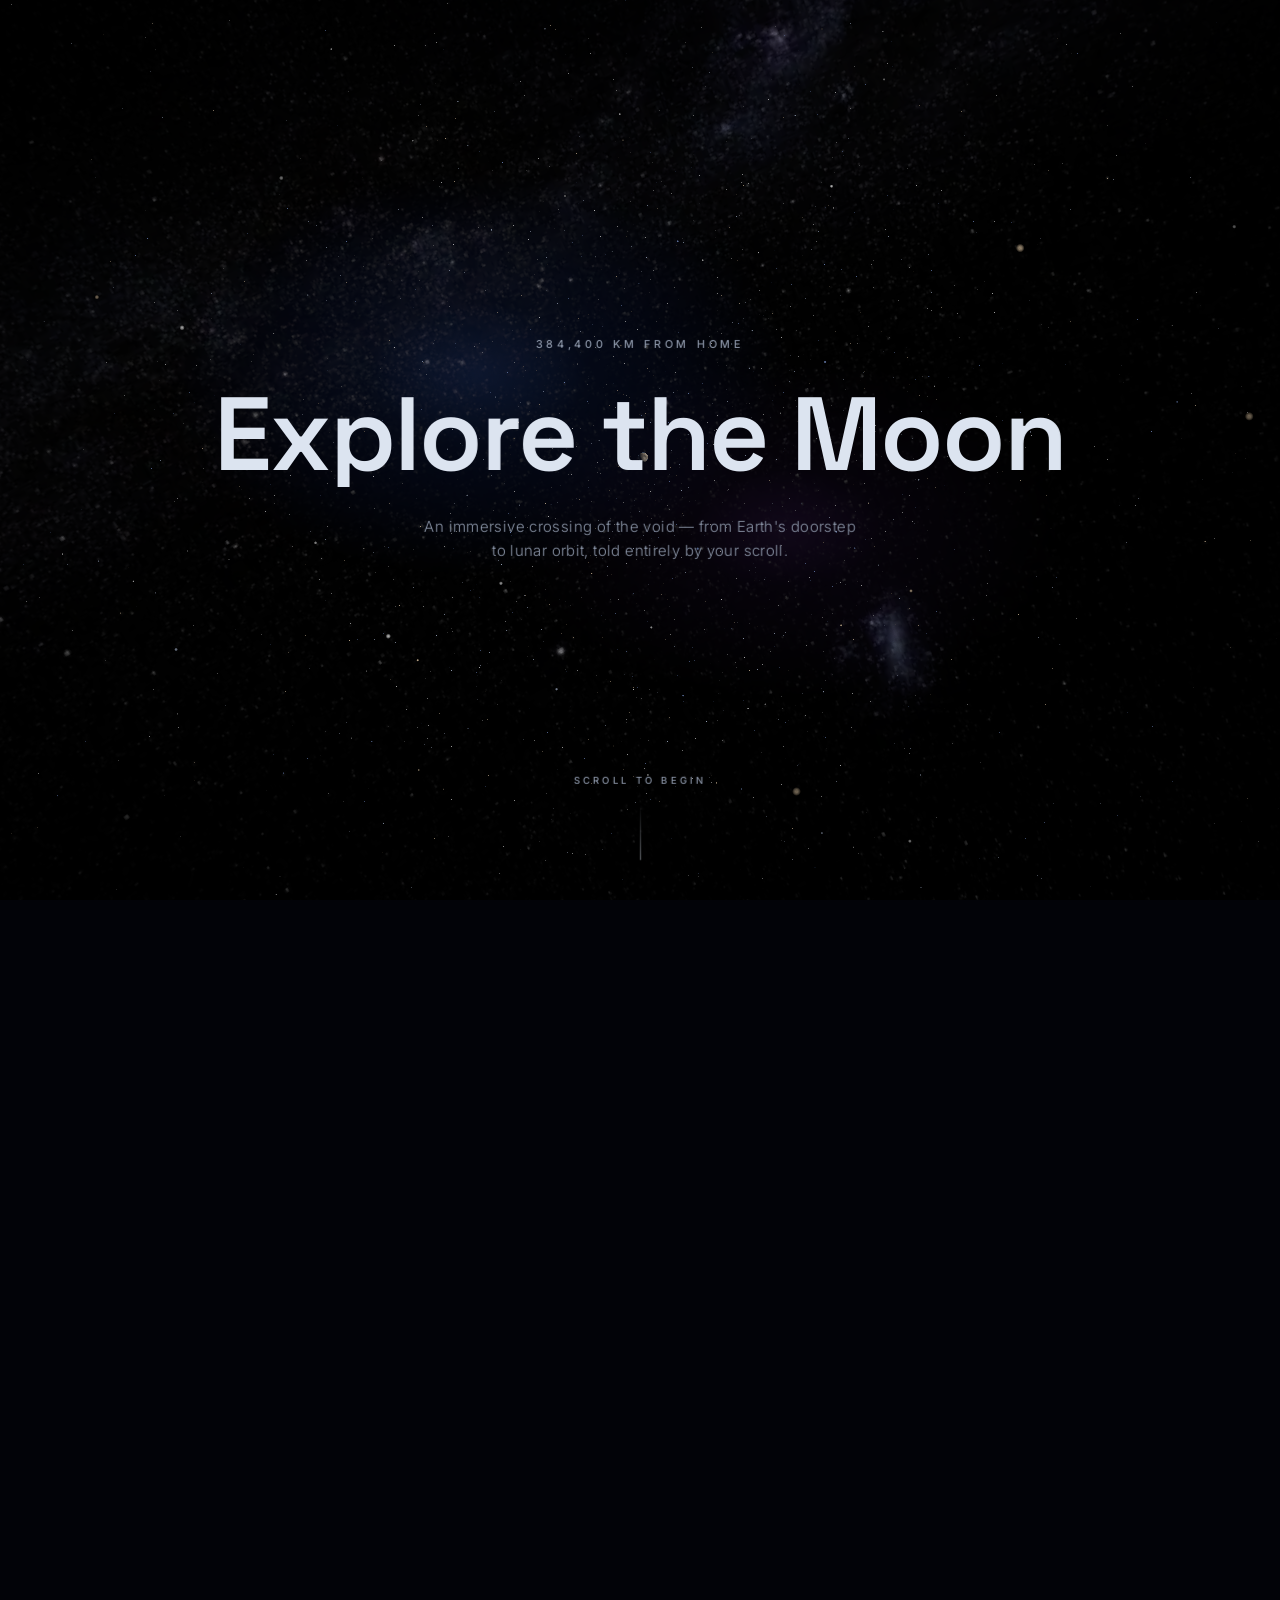
<file: moon/index.html>
<!DOCTYPE html><!--qL_Y6NYcXdn6Kg_S4D2_D--><html lang="en" class="dark"><head><meta charSet="utf-8"/><meta name="viewport" content="width=device-width, initial-scale=1, viewport-fit=cover"/><link rel="stylesheet" href="/moon/_next/static/css/1ab36e19009dc2d0.css" data-precedence="next"/><link rel="preload" as="script" fetchPriority="low" href="/moon/_next/static/chunks/webpack-50f1ae95d8299a04.js"/><script src="/moon/_next/static/chunks/4bd1b696-c023c6e3521b1417.js" async=""></script><script src="/moon/_next/static/chunks/255-6e5f5437f566a019.js" async=""></script><script src="/moon/_next/static/chunks/main-app-5289bd766d1cb70a.js" async=""></script><script src="/moon/_next/static/chunks/bd904a5c-36c992c454f4c612.js" async=""></script><script src="/moon/_next/static/chunks/c15bf2b0-52e8419f34af26ab.js" async=""></script><script src="/moon/_next/static/chunks/153-a828bb2cbd9c9b89.js" async=""></script><script src="/moon/_next/static/chunks/app/page-34bf83830ea741bc.js" async=""></script><meta name="theme-color" content="#020308"/><title>Explore the Moon — An Immersive Scroll Journey</title><meta name="description" content="Travel 384,400 km from Earth to lunar orbit in a cinematic, scroll-driven WebGL experience. Explore Tycho, Copernicus, the Sea of Tranquility and more on a high-definition NASA-imagery Moon."/><meta name="keywords" content="moon,lunar exploration,webgl,three.js,interactive experience,NASA imagery,craters,Apollo"/><meta name="robots" content="index, follow"/><link rel="canonical" href="https://bangti.fr/moon"/><meta property="og:title" content="Explore the Moon"/><meta property="og:description" content="A cinematic scroll-driven journey across 384,400 km of space, ending in lunar orbit."/><meta property="og:url" content="https://bangti.fr/moon"/><meta property="og:site_name" content="Bangti"/><meta property="og:image" content="https://bangti.fr/moon/og.jpg"/><meta property="og:image:width" content="1200"/><meta property="og:image:height" content="630"/><meta property="og:image:alt" content="The Moon"/><meta property="og:type" content="website"/><meta name="twitter:card" content="summary_large_image"/><meta name="twitter:title" content="Explore the Moon"/><meta name="twitter:description" content="A cinematic scroll-driven journey to lunar orbit."/><meta name="twitter:image" content="https://bangti.fr/moon/og.jpg"/><link rel="icon" href="/moon/icon.svg?2d823cb8165c5bff" type="image/svg+xml" sizes="any"/><script src="/moon/_next/static/chunks/polyfills-42372ed130431b0a.js" noModule=""></script></head><body><div hidden=""><!--$--><!--/$--></div><main id="main"><!--$!--><template data-dgst="BAILOUT_TO_CLIENT_SIDE_RENDERING"></template><!--/$--><div class="fixed inset-0 z-[80] flex flex-col items-center justify-center bg-void" aria-live="polite" aria-label="Loading the experience"><p class="kicker mb-6">Mission · Luna</p><div class="h-px w-44 overflow-hidden rounded-full bg-white/10"><div class="h-full bg-frost/80" style="width:0%"></div></div><p class="mt-4 font-display text-xs tracking-[0.25em] text-mist tabular-nums">0<!-- -->%</p></div><div class="pointer-events-none fixed inset-0 z-30 flex flex-col items-center justify-center px-6 text-center will-change-transform"><p class="landing-kicker kicker mb-7 opacity-0">384,400 km from home</p><h1 class="font-display text-[13vw] font-semibold leading-[1.02] tracking-[-0.02em] text-frost sm:text-[9vw] lg:text-[104px]">Explore the Moon</h1><p class="landing-sub mx-auto mt-7 max-w-md text-sm font-light leading-relaxed tracking-wide text-mist opacity-0 sm:text-[15px]">An immersive crossing of the void — from Earth&#x27;s doorstep to lunar orbit, told entirely by your scroll.</p><div class="landing-hint absolute bottom-10 flex flex-col items-center gap-4 opacity-0"><span class="kicker !text-[0.6rem]">Scroll to begin</span><span class="scroll-line" aria-hidden="true"></span></div></div><div class="pointer-events-none fixed top-1/2 z-20 flex -translate-y-1/2 flex-col gap-3 will-change-transform items-start text-left left-[8vw] sm:left-[12vw]" style="opacity:0;visibility:hidden" aria-hidden="true"><p class="kicker">T+00 · Departure</p><p class="max-w-[16em] font-display text-2xl font-medium leading-snug tracking-tight text-frost sm:text-3xl">You are leaving Earth behind.</p></div><div class="pointer-events-none fixed top-1/2 z-20 flex -translate-y-1/2 flex-col gap-3 will-change-transform items-end text-right right-[8vw] sm:right-[12vw]" style="opacity:0;visibility:hidden" aria-hidden="true"><p class="kicker">Deep space</p><p class="max-w-[16em] font-display text-2xl font-medium leading-snug tracking-tight text-frost sm:text-3xl">Drifting past starlight older than mankind.</p></div><div class="pointer-events-none fixed top-1/2 z-20 flex -translate-y-1/2 flex-col gap-3 will-change-transform items-start text-left left-[8vw] sm:left-[12vw]" style="opacity:0;visibility:hidden" aria-hidden="true"><p class="kicker">On approach</p><p class="max-w-[16em] font-display text-2xl font-medium leading-snug tracking-tight text-frost sm:text-3xl">Gravity catches you. The Moon is waiting.</p></div><div class="pointer-events-none fixed right-6 top-1/2 z-20 hidden h-40 -translate-y-1/2 sm:block" style="opacity:0" aria-hidden="true"><div class="relative h-full w-px bg-white/12"><div class="absolute left-0 top-0 w-px bg-accent/70" style="height:0"></div><span class="absolute -left-[2.5px] h-[5px] w-[5px] rounded-full border border-white/25 bg-void" style="top:calc(8% - 2.5px)"></span><span class="absolute -left-[2.5px] h-[5px] w-[5px] rounded-full border border-white/25 bg-void" style="top:calc(57.99999999999999% - 2.5px)"></span><span class="absolute -left-[2.5px] h-[5px] w-[5px] rounded-full border border-white/25 bg-void" style="top:calc(94% - 2.5px)"></span><div class="absolute -left-[3.5px] h-2 w-2 rounded-full bg-frost shadow-[0_0_10px_rgba(143,195,255,0.9)]" style="top:0"></div></div></div><article class="sr-only"><h2>A guided journey to the Moon</h2><p>Explore the Moon is an interactive, scroll-driven voyage across 384,400 kilometres of space, ending in lunar orbit around a high-definition globe built from NASA&#x27;s Lunar Reconnaissance Orbiter imagery. Eight legendary regions can be explored in detail.</p><section><h3>Tycho<!-- --> — <!-- -->Impact crater</h3><p>The Moon&#x27;s youngest great ray crater<!-- -->. Diameter <!-- -->85 km<!-- -->; depth <!-- -->4.8 km<!-- -->; estimated age <!-- -->≈ 108 million years<!-- -->; coordinates <!-- -->43.31°S · 11.36°W<!-- -->.</p><p>Tycho is one of the youngest large craters on the Moon — so recent that its spectacular system of bright rays still streaks across a quarter of the near side, stretching more than 1,500 km. At full moon it is the most conspicuous feature on the entire disc. Its terraced walls drop 4.8 km to a floor crowned by a 2-km-high central peak, formed when shocked rock rebounded seconds after the impact.</p><p>Named by Giovanni Riccioli in 1651 after Tycho Brahe (1546–1601), the Danish astronomer whose precise naked-eye observations laid the groundwork for Kepler&#x27;s laws.</p><ul><li>Samples of Tycho ejecta collected by Apollo 17, 2,000 km away, date the impact at roughly 108 million years ago.</li><li>Surveyor 7 — the last of NASA&#x27;s robotic landers — touched down on Tycho&#x27;s northern rim in January 1968.</li><li>Lunar Reconnaissance Orbiter imaged ponds of impact melt and a mysterious 120-m boulder perched on the summit of the central peak.</li></ul></section><section><h3>Copernicus<!-- --> — <!-- -->Impact crater</h3><p>The &#x27;Monarch of the Moon&#x27;<!-- -->. Diameter <!-- -->93 km<!-- -->; depth <!-- -->3.8 km<!-- -->; estimated age <!-- -->≈ 800 million years<!-- -->; coordinates <!-- -->9.62°N · 20.08°W<!-- -->.</p><p>Rising from the dark lavas of Oceanus Procellarum, Copernicus is the archetype of a complex impact crater: terraced walls, a chain of central peaks 1.2 km high and a vast apron of bright ejecta. Its formation is used to define the Copernican period, the most recent chapter of lunar geological time. The 19th-century selenographer Thomas Elger called it &#x27;the Monarch of the Moon&#x27;.</p><p>Named after Nicolaus Copernicus (1473–1543), who placed the Sun at the centre of the solar system. Riccioli — a Jesuit who rejected heliocentrism — quipped that he had &#x27;thrown Copernicus into the Ocean of Storms&#x27;.</p><ul><li>Lunar Orbiter 2&#x27;s 1966 oblique view of its peaks was hailed as the &#x27;Picture of the Century&#x27;.</li><li>Apollo 12 landed on one of its rays; sample dating suggests the impact occurred about 800 million years ago.</li><li>Spectra of its central peaks reveal olivine — rock hoisted up from many kilometres beneath the crust.</li></ul></section><section><h3>Plato<!-- --> — <!-- -->Lava-flooded crater</h3><p>The dark, mirror-smooth &#x27;Great Black Lake&#x27;<!-- -->. Diameter <!-- -->101 km<!-- -->; depth <!-- -->≈ 1 km rim above floor<!-- -->; estimated age <!-- -->≈ 3.84 billion years<!-- -->; coordinates <!-- -->51.60°N · 9.40°W<!-- -->.</p><p>Perched between Mare Imbrium and Mare Frigoris, Plato is a walled plain whose floor was flooded by basaltic lava soon after its formation, leaving one of the darkest and smoothest surfaces on the Moon. Its rim casts dramatic, needle-like shadows across the floor at sunrise. For centuries observers have reported fleeting glows and mists here — the famous &#x27;transient lunar phenomena&#x27; — none ever confirmed.</p><p>Named after the Greek philosopher Plato (c. 428–348 BC). The 17th-century astronomer Johannes Hevelius had earlier called it &#x27;the Greater Black Lake&#x27;.</p><ul><li>Crater counts on its lava floor give an age of about 3.84 billion years, just after the Imbrium basin formed.</li><li>Its floor reflects only ~6% of sunlight, among the lowest albedos of any lunar surface.</li><li>A 2-km-wide landslide scar on the western rim records the collapse of its terraced walls.</li></ul></section><section><h3>Clavius<!-- --> — <!-- -->Impact crater</h3><p>A giant among craters — and home to sunlit water<!-- -->. Diameter <!-- -->231 km<!-- -->; depth <!-- -->≈ 3.5 km<!-- -->; estimated age <!-- -->≈ 4 billion years<!-- -->; coordinates <!-- -->58.40°S · 14.40°W<!-- -->.</p><p>One of the largest craters on the near side, Clavius is old enough that its rim has been softened and overprinted by countless later impacts — a graceful arc of progressively smaller craters curves across its floor, a favourite test for telescopes. Arthur C. Clarke placed the lunar base of &#x27;2001: A Space Odyssey&#x27; beneath its floor.</p><p>Named after Christopher Clavius (1538–1612), the Jesuit mathematician and astronomer who designed the Gregorian calendar we still use today.</p><ul><li>In 2020 NASA&#x27;s airborne SOFIA observatory detected molecular water (H₂O) in sunlit soil at Clavius — the first such detection, at ~100–400 ppm.</li><li>The crater chain on its floor (Rutherfurd, Clavius D, C, N, J...) forms a near-perfect diminishing sequence.</li><li>Its size is on the boundary between craters and impact basins, dating from around 4 billion years ago.</li></ul></section><section><h3>Mare Imbrium<!-- --> — <!-- -->Lunar mare · impact basin</h3><p>The Sea of Showers — scar of a colossal impact<!-- -->. Diameter <!-- -->1,145 km<!-- -->; depth <!-- -->Basin ring ~7 km relief<!-- -->; estimated age <!-- -->Basin ≈ 3.9 Ga · lavas 3.3–3.7 Ga<!-- -->; coordinates <!-- -->32.80°N · 15.60°W<!-- -->.</p><p>Mare Imbrium fills the second-largest impact basin on the Moon, blasted out ~3.9 billion years ago by a protoplanet-scale body and later flooded by successive tides of basaltic lava. The impact was so violent that grooves radiating from it — the Imbrium Sculpture — scar terrain hundreds of kilometres away, and it may mark the peak of the Late Heavy Bombardment.</p><p>Latin for &#x27;Sea of Showers&#x27; or &#x27;Sea of Rains&#x27; — early astronomers believed the dark plains were water. The name was formalised by Riccioli in 1651.</p><ul><li>A 2016 study of the Imbrium Sculpture estimated the impactor at ~250 km across — the size of a small protoplanet.</li><li>Apollo 15 landed on its south-eastern edge at Hadley Rille in 1971, beside the Apennine mountain ring.</li><li>Soviet Lunokhod 1 (1970) and China&#x27;s Chang&#x27;e 3 with the Yutu rover (2013) both drove across its lavas.</li></ul></section><section><h3>Mare Tranquillitatis<!-- --> — <!-- -->Lunar mare</h3><p>The Sea of Tranquility — where humans first landed<!-- -->. Diameter <!-- -->873 km<!-- -->; depth <!-- -->Basalt fill up to ~1 km<!-- -->; estimated age <!-- -->Lavas ≈ 3.6–3.9 billion years<!-- -->; coordinates <!-- -->8.50°N · 31.40°E<!-- -->.</p><p>On 20 July 1969, Apollo 11&#x27;s lunar module Eagle settled onto the southwestern corner of this ancient lava plain, and humanity walked on another world for the first time. The mare&#x27;s basalts are unusually rich in titanium, giving it a subtle steel-blue tint visible even in binoculars.</p><p>Latin for &#x27;Sea of Tranquility&#x27;, named by Riccioli in 1651. Its calm-sounding name made history when Neil Armstrong radioed: &#x27;Houston, Tranquility Base here. The Eagle has landed.&#x27;</p><ul><li>Tranquility Base — Apollo 11, 20 July 1969: the first human footprints on another world.</li><li>Ranger 8 (1965) and Surveyor 5 (1967) surveyed the mare before the crewed landing.</li><li>Its titanium-rich basalts (ilmenite) are a prime candidate ore for future oxygen extraction.</li><li>Recently discovered pits here — the Mare Tranquillitatis Pit — may open into lava-tube caves suitable for habitats.</li></ul></section><section><h3>Oceanus Procellarum<!-- --> — <!-- -->Lunar mare — the only &#x27;ocean&#x27;</h3><p>The Ocean of Storms — largest dark plain on the Moon<!-- -->. Diameter <!-- -->≈ 2,568 km across<!-- -->; depth <!-- -->Basalt fill hundreds of metres<!-- -->; estimated age <!-- -->Lavas from 3.7 down to ≈ 2.0 billion years<!-- -->; coordinates <!-- -->18.40°N · 57.40°W<!-- -->.</p><p>Sprawling over 10% of the entire lunar surface, Procellarum is the Moon&#x27;s great western dark plain. It sits atop the Procellarum KREEP Terrane, a region anomalously rich in radioactive elements whose heat kept volcanism alive here for well over a billion years longer than anywhere else — producing the youngest lavas ever sampled on the Moon.</p><p>Latin for &#x27;Ocean of Storms&#x27; — the only mare grand enough to be titled an ocean. Renaissance astronomers blamed it for bad weather when it faced Earth.</p><ul><li>Luna 9 achieved the first-ever soft landing on another world here in February 1966.</li><li>Apollo 12 (1969) made the first pinpoint landing, touching down 163 m from Surveyor 3.</li><li>China&#x27;s Chang&#x27;e 5 (2020) returned basalts only ~2.0 billion years old — the youngest Moon rocks ever collected.</li><li>GRAIL gravity data revealed a giant rectangle of buried rift valleys beneath it, hinting the &#x27;basin&#x27; is volcanic-tectonic, not an impact scar.</li></ul></section><section><h3>Shackleton<!-- --> — <!-- -->South-polar crater</h3><p>Eternal night below, eternal light above — Artemis country<!-- -->. Diameter <!-- -->21 km<!-- -->; depth <!-- -->4.2 km<!-- -->; estimated age <!-- -->≈ 3.6 billion years<!-- -->; coordinates <!-- -->89.90°S · 0.00°E<!-- -->.</p><p>Shackleton sits almost exactly at the lunar south pole. Sunlight grazes its rim at near-zero elevation forever, so ridges nearby are &#x27;peaks of eternal light&#x27; bathed in sun for over 80% of the year — while the crater floor has not seen the Sun for billions of years and idles near −180 °C, among the coldest places in the solar system. That combination of constant power and trapped ice makes this the most coveted real estate on the Moon.</p><p>Named after Sir Ernest Shackleton (1874–1922), the Antarctic explorer — fittingly, for a crater at the Moon&#x27;s own south pole.</p><ul><li>Neutron and radar data from Lunar Prospector, Chandrayaan-1 and LRO point to water ice trapped in its permanently shadowed floor.</li><li>ShadowCam aboard Danuri returned the first detailed images of its pitch-dark interior in 2023.</li><li>The Shackleton rim region is a leading candidate landing zone for NASA&#x27;s Artemis crewed missions.</li></ul></section><h2>Lunar landing sites</h2><p>The experience also maps fourteen historic landing sites, from the first Soviet Luna probes and the six crewed Apollo landings to the modern Chang&#x27;e and Chandrayaan-3 missions.</p><section><h3>Apollo 11<!-- --> — <!-- -->Crewed landing</h3><p>The first humans on another world<!-- -->. Operated by <!-- -->NASA · United States<!-- -->; landed <!-- -->20 July 1969<!-- --> in <!-- -->Mare Tranquillitatis<!-- --> at<!-- --> <!-- -->0.67°N · 23.47°E<!-- -->; crew: Neil Armstrong · Buzz Aldrin<!-- -->.</p><p>Tranquility Base. At 20:17 UTC on 20 July 1969 the lunar module Eagle touched down with seconds of fuel to spare, and six hours later Neil Armstrong stepped onto the surface — &#x27;one small step for man, one giant leap for mankind.&#x27; Armstrong and Aldrin spent 21 hours on the Moon and carried home 21.5 kg of rock and soil.</p><ul><li>The first crewed landing on another celestial body.</li><li>First samples ever returned from another world.</li><li>Left a seismometer and a laser retroreflector still ranged from Earth today.</li></ul></section><section><h3>Apollo 12<!-- --> — <!-- -->Crewed landing</h3><p>A pinpoint landing beside Surveyor 3<!-- -->. Operated by <!-- -->NASA · United States<!-- -->; landed <!-- -->19 November 1969<!-- --> in <!-- -->Oceanus Procellarum<!-- --> at<!-- --> <!-- -->3.01°S · 23.42°W<!-- -->; crew: Pete Conrad · Alan Bean<!-- -->.</p><p>Apollo 12 proved that precision landing was possible, setting down just 163 m from the Surveyor 3 probe that had arrived two years earlier. Conrad and Bean walked over to the old lander, photographed it and cut away pieces to bring home — a first study of how the lunar environment ages hardware.</p><ul><li>First precision landing on the Moon.</li><li>Retrieved parts of Surveyor 3 after 31 months of lunar exposure.</li><li>Deployed the first full ALSEP nuclear-powered science station.</li></ul></section><section><h3>Apollo 14<!-- --> — <!-- -->Crewed landing</h3><p>Reaching the Fra Mauro highlands<!-- -->. Operated by <!-- -->NASA · United States<!-- -->; landed <!-- -->5 February 1971<!-- --> in <!-- -->Fra Mauro Highlands<!-- --> at<!-- --> <!-- -->3.65°S · 17.47°W<!-- -->; crew: Alan Shepard · Edgar Mitchell<!-- -->.</p><p>Taking over the target abandoned by the aborted Apollo 13, the crew explored the Fra Mauro formation — ejecta thrown out by the giant Imbrium impact. Alan Shepard, America&#x27;s first astronaut, famously hit two golf balls across the surface before the crew hauled a tool cart toward Cone crater.</p><ul><li>Sampled ejecta from the colossal Imbrium basin impact.</li><li>First use of a wheeled equipment transporter on the Moon.</li><li>Alan Shepard became the only Mercury astronaut to walk on the Moon.</li></ul></section><section><h3>Apollo 15<!-- --> — <!-- -->Crewed landing</h3><p>The first mission with a lunar rover<!-- -->. Operated by <!-- -->NASA · United States<!-- -->; landed <!-- -->30 July 1971<!-- --> in <!-- -->Hadley–Apennine<!-- --> at<!-- --> <!-- -->26.13°N · 3.63°E<!-- -->; crew: David Scott · James Irwin<!-- -->.</p><p>The first of the science-focused &#x27;J-missions&#x27;, Apollo 15 landed between the towering Apennine mountains and the winding Hadley Rille. Scott and Irwin drove the first Lunar Roving Vehicle and recovered the &#x27;Genesis Rock&#x27;, an anorthosite fragment of the Moon&#x27;s primordial crust.</p><ul><li>First use of the Lunar Roving Vehicle, greatly extending exploration range.</li><li>Collected the ~4-billion-year-old &#x27;Genesis Rock&#x27;.</li><li>Scott&#x27;s televised hammer-and-feather drop confirmed Galileo&#x27;s law of falling bodies.</li></ul></section><section><h3>Apollo 16<!-- --> — <!-- -->Crewed landing</h3><p>Into the lunar highlands<!-- -->. Operated by <!-- -->NASA · United States<!-- -->; landed <!-- -->21 April 1972<!-- --> in <!-- -->Descartes Highlands<!-- --> at<!-- --> <!-- -->8.97°S · 15.50°E<!-- -->; crew: John Young · Charles Duke<!-- -->.</p><p>Apollo 16 was the only mission to land in the central lunar highlands. Expecting volcanic rock, the crew found terrain built almost entirely of impact breccias — overturning ideas about how the highlands formed. Young and Duke drove the rover to the rim of North Ray crater.</p><ul><li>First and only landing in the lunar highlands.</li><li>Disproved the theory that the bright highlands were volcanic.</li><li>Set an unofficial lunar speed record of ~18 km/h in the rover.</li></ul></section><section><h3>Apollo 17<!-- --> — <!-- -->Crewed landing</h3><p>The last time humans walked on the Moon<!-- -->. Operated by <!-- -->NASA · United States<!-- -->; landed <!-- -->11 December 1972<!-- --> in <!-- -->Taurus–Littrow<!-- --> at<!-- --> <!-- -->20.19°N · 30.77°E<!-- -->; crew: Gene Cernan · Harrison Schmitt<!-- -->.</p><p>The final Apollo landing carried Harrison Schmitt, the only professional geologist to reach the Moon. In the Taurus–Littrow valley the crew discovered orange soil — tiny glass beads from an ancient volcanic fire-fountain. Gene Cernan remains the last person to have stood on the Moon.</p><ul><li>Longest Apollo stay: three days and 22 hours of moonwalks.</li><li>Discovered orange volcanic glass, evidence of explosive lunar volcanism.</li><li>Returned 111 kg of samples — the largest Apollo haul.</li></ul></section><section><h3>Luna 2<!-- --> — <!-- -->Impact probe</h3><p>The first spacecraft to reach the Moon<!-- -->. Operated by <!-- -->OKB-1 · Soviet Union<!-- -->; landed <!-- -->13 September 1959<!-- --> in <!-- -->Palus Putredinis<!-- --> at<!-- --> <!-- -->29.10°N · 0.00°E<!-- -->.</p><p>Luna 2 became the first human-made object to touch another celestial body, striking the surface east of Mare Serenitatis at some 3 km/s. Before impact it confirmed that the Moon has no appreciable magnetic field or radiation belt, and scattered Soviet pennants across the ground.</p><ul><li>First human-made object to reach the Moon.</li><li>Confirmed the Moon has no global magnetic field.</li><li>Opened the era of direct lunar exploration.</li></ul></section><section><h3>Luna 9<!-- --> — <!-- -->Robotic soft-lander</h3><p>The first soft landing on the Moon<!-- -->. Operated by <!-- -->OKB-1 · Soviet Union<!-- -->; landed <!-- -->3 February 1966<!-- --> in <!-- -->Oceanus Procellarum<!-- --> at<!-- --> <!-- -->7.08°N · 64.37°W<!-- -->.</p><p>Luna 9 achieved the first survivable soft landing on another world, airbag-cushioned onto the Ocean of Storms. Its panoramic pictures proved the surface was firm enough to bear a spacecraft&#x27;s weight, settling long-held fears that landers would simply sink into deep dust.</p><ul><li>First soft landing on the Moon.</li><li>First photographs taken from the lunar surface.</li><li>Proved the regolith could support a landed vehicle — clearing the way for Apollo.</li></ul></section><section><h3>Surveyor 1<!-- --> — <!-- -->Robotic soft-lander</h3><p>America&#x27;s first soft landing<!-- -->. Operated by <!-- -->NASA · United States<!-- -->; landed <!-- -->2 June 1966<!-- --> in <!-- -->Oceanus Procellarum<!-- --> at<!-- --> <!-- -->2.47°S · 43.34°W<!-- -->.</p><p>Just four months after Luna 9, Surveyor 1 set down flawlessly and returned more than 11,000 images. The Surveyor programme characterised the surface&#x27;s bearing strength and composition, directly scouting the ground for the Apollo landings that would follow.</p><ul><li>First US soft landing on the Moon.</li><li>Returned over 11,000 surface images.</li><li>Measured the soil&#x27;s load-bearing strength for Apollo planning.</li></ul></section><section><h3>Luna 16<!-- --> — <!-- -->Robotic sample return</h3><p>The first robotic sample return<!-- -->. Operated by <!-- -->Soviet Union<!-- -->; landed <!-- -->20 September 1970<!-- --> in <!-- -->Mare Fecunditatis<!-- --> at<!-- --> <!-- -->0.67°S · 56.30°E<!-- -->.</p><p>Luna 16 drilled into the Sea of Fertility, sealed 101 grams of soil into a return capsule and rocketed it back to Earth — the first fully automated sample return from another world, and proof that robots could bring the Moon home without a crew aboard.</p><ul><li>First robotic sample return from the Moon.</li><li>First fully automated round trip to another world.</li><li>Sampled a different mare than Apollo, broadening lunar geology.</li></ul></section><section><h3>Luna 17 · Lunokhod 1<!-- --> — <!-- -->Robotic rover</h3><p>The first wheeled rover on another world<!-- -->. Operated by <!-- -->Soviet Union<!-- -->; landed <!-- -->17 November 1970<!-- --> in <!-- -->Mare Imbrium<!-- --> at<!-- --> <!-- -->38.28°N · 35.00°W<!-- -->.</p><p>Luna 17 delivered Lunokhod 1, the first roving remote-controlled vehicle to operate on another world. Driven by a five-person team back on Earth, the bathtub-shaped rover trundled more than 10 km across the Sea of Rains during ten months of operation.</p><ul><li>First rover to operate on another celestial body.</li><li>Drove more than 10 km over ten lunar days.</li><li>Its retroreflector is still ranged by lasers from Earth today.</li></ul></section><section><h3>Chang&#x27;e 4 · Yutu-2<!-- --> — <!-- -->Lander + rover</h3><p>The first landing on the lunar far side<!-- -->. Operated by <!-- -->CNSA · China<!-- -->; landed <!-- -->3 January 2019<!-- --> in <!-- -->Von Kármán crater — far side<!-- --> at<!-- --> <!-- -->45.44°S · 177.60°E<!-- -->.</p><p>Chang&#x27;e 4 achieved what no mission had before: a soft landing on the Moon&#x27;s far side, inside Von Kármán crater within the vast South Pole–Aitken basin. Relayed to Earth by the dedicated Queqiao satellite, its Yutu-2 rover became the longest-lived lunar rover in history.</p><ul><li>First soft landing on the far side of the Moon.</li><li>Required a dedicated relay satellite stationed beyond the Moon.</li><li>Yutu-2 is the longest-operating lunar rover ever built.</li></ul></section><section><h3>Chang&#x27;e 5<!-- --> — <!-- -->Robotic sample return</h3><p>The youngest Moon rocks ever returned<!-- -->. Operated by <!-- -->CNSA · China<!-- -->; landed <!-- -->1 December 2020<!-- --> in <!-- -->Mons Rümker · Oceanus Procellarum<!-- --> at<!-- --> <!-- -->43.06°N · 51.92°W<!-- -->.</p><p>Chang&#x27;e 5 brought back 1.7 kg of lunar soil — the first samples returned in 44 years. Crucially, its basalts erupted only about 2 billion years ago, a billion years later than any Apollo sample, proving the Moon stayed volcanically active far longer than anyone had thought.</p><ul><li>First lunar sample return since 1976.</li><li>Collected the youngest volcanic rocks yet found on the Moon.</li><li>Rewrote the timeline of lunar volcanism.</li></ul></section><section><h3>Chandrayaan-3 · Vikram<!-- --> — <!-- -->Lander + rover</h3><p>The closest landing yet to the south pole<!-- -->. Operated by <!-- -->ISRO · India<!-- -->; landed <!-- -->23 August 2023<!-- --> in <!-- -->Near the south pole<!-- --> at<!-- --> <!-- -->69.37°S · 32.32°E<!-- -->.</p><p>Chandrayaan-3&#x27;s Vikram lander set down farther south than any mission before it, making India the fourth nation to soft-land on the Moon and the first to reach the resource-rich south-polar region. Its Pragyan rover confirmed sulphur and other elements directly in the polar soil.</p><ul><li>Southernmost lunar landing to date.</li><li>Made India the fourth country to soft-land on the Moon.</li><li>Detected sulphur in situ, informing the search for polar resources.</li></ul></section></article><div style="height:780vh" aria-hidden="true"></div></main><!--$--><!--/$--><script type="application/ld+json">{"@context":"https://schema.org","@type":"WebApplication","name":"Explore the Moon","url":"https://bangti.fr/moon","applicationCategory":"EducationalApplication","description":"An immersive, scroll-driven 3D journey from Earth to the Moon featuring eight major lunar landmarks rendered with NASA Lunar Reconnaissance Orbiter imagery.","about":{"@type":"Thing","name":"The Moon"}}</script><script src="/moon/_next/static/chunks/webpack-50f1ae95d8299a04.js" id="_R_" async=""></script><script>(self.__next_f=self.__next_f||[]).push([0])</script><script>self.__next_f.push([1,"1:\"$Sreact.fragment\"\n2:I[9766,[],\"\"]\n3:I[8924,[],\"\"]\n4:I[3241,[\"831\",\"static/chunks/bd904a5c-36c992c454f4c612.js\",\"592\",\"static/chunks/c15bf2b0-52e8419f34af26ab.js\",\"153\",\"static/chunks/153-a828bb2cbd9c9b89.js\",\"974\",\"static/chunks/app/page-34bf83830ea741bc.js\"],\"default\"]\n5:I[4431,[],\"OutletBoundary\"]\n7:I[5278,[],\"AsyncMetadataOutlet\"]\n9:I[4431,[],\"ViewportBoundary\"]\nb:I[4431,[],\"MetadataBoundary\"]\nc:\"$Sreact.suspense\"\ne:I[7150,[],\"\"]\n:HL[\"/moon/_next/static/css/1ab36e19009dc2d0.css\",\"style\"]\n"])</script><script>self.__next_f.push([1,"0:{\"P\":null,\"b\":\"qL_Y6NYcXdn6Kg-S4D2_D\",\"p\":\"/moon\",\"c\":[\"\",\"\"],\"i\":false,\"f\":[[[\"\",{\"children\":[\"__PAGE__\",{}]},\"$undefined\",\"$undefined\",true],[\"\",[\"$\",\"$1\",\"c\",{\"children\":[[[\"$\",\"link\",\"0\",{\"rel\":\"stylesheet\",\"href\":\"/moon/_next/static/css/1ab36e19009dc2d0.css\",\"precedence\":\"next\",\"crossOrigin\":\"$undefined\",\"nonce\":\"$undefined\"}]],[\"$\",\"html\",null,{\"lang\":\"en\",\"className\":\"dark\",\"children\":[\"$\",\"body\",null,{\"children\":[[\"$\",\"$L2\",null,{\"parallelRouterKey\":\"children\",\"error\":\"$undefined\",\"errorStyles\":\"$undefined\",\"errorScripts\":\"$undefined\",\"template\":[\"$\",\"$L3\",null,{}],\"templateStyles\":\"$undefined\",\"templateScripts\":\"$undefined\",\"notFound\":[[[\"$\",\"title\",null,{\"children\":\"404: This page could not be found.\"}],[\"$\",\"div\",null,{\"style\":{\"fontFamily\":\"system-ui,\\\"Segoe UI\\\",Roboto,Helvetica,Arial,sans-serif,\\\"Apple Color Emoji\\\",\\\"Segoe UI Emoji\\\"\",\"height\":\"100vh\",\"textAlign\":\"center\",\"display\":\"flex\",\"flexDirection\":\"column\",\"alignItems\":\"center\",\"justifyContent\":\"center\"},\"children\":[\"$\",\"div\",null,{\"children\":[[\"$\",\"style\",null,{\"dangerouslySetInnerHTML\":{\"__html\":\"body{color:#000;background:#fff;margin:0}.next-error-h1{border-right:1px solid rgba(0,0,0,.3)}@media (prefers-color-scheme:dark){body{color:#fff;background:#000}.next-error-h1{border-right:1px solid rgba(255,255,255,.3)}}\"}}],[\"$\",\"h1\",null,{\"className\":\"next-error-h1\",\"style\":{\"display\":\"inline-block\",\"margin\":\"0 20px 0 0\",\"padding\":\"0 23px 0 0\",\"fontSize\":24,\"fontWeight\":500,\"verticalAlign\":\"top\",\"lineHeight\":\"49px\"},\"children\":404}],[\"$\",\"div\",null,{\"style\":{\"display\":\"inline-block\"},\"children\":[\"$\",\"h2\",null,{\"style\":{\"fontSize\":14,\"fontWeight\":400,\"lineHeight\":\"49px\",\"margin\":0},\"children\":\"This page could not be found.\"}]}]]}]}]],[]],\"forbidden\":\"$undefined\",\"unauthorized\":\"$undefined\"}],[\"$\",\"script\",null,{\"type\":\"application/ld+json\",\"dangerouslySetInnerHTML\":{\"__html\":\"{\\\"@context\\\":\\\"https://schema.org\\\",\\\"@type\\\":\\\"WebApplication\\\",\\\"name\\\":\\\"Explore the Moon\\\",\\\"url\\\":\\\"https://bangti.fr/moon\\\",\\\"applicationCategory\\\":\\\"EducationalApplication\\\",\\\"description\\\":\\\"An immersive, scroll-driven 3D journey from Earth to the Moon featuring eight major lunar landmarks rendered with NASA Lunar Reconnaissance Orbiter imagery.\\\",\\\"about\\\":{\\\"@type\\\":\\\"Thing\\\",\\\"name\\\":\\\"The Moon\\\"}}\"}}]]}]}]]}],{\"children\":[\"__PAGE__\",[\"$\",\"$1\",\"c\",{\"children\":[[\"$\",\"main\",null,{\"id\":\"main\",\"children\":[\"$\",\"$L4\",null,{}]}],null,[\"$\",\"$L5\",null,{\"children\":[\"$L6\",[\"$\",\"$L7\",null,{\"promise\":\"$@8\"}]]}]]}],{},null,false]},null,false],[\"$\",\"$1\",\"h\",{\"children\":[null,[[\"$\",\"$L9\",null,{\"children\":\"$La\"}],null],[\"$\",\"$Lb\",null,{\"children\":[\"$\",\"div\",null,{\"hidden\":true,\"children\":[\"$\",\"$c\",null,{\"fallback\":null,\"children\":\"$Ld\"}]}]}]]}],false]],\"m\":\"$undefined\",\"G\":[\"$e\",[]],\"s\":false,\"S\":true}\n"])</script><script>self.__next_f.push([1,"a:[[\"$\",\"meta\",\"0\",{\"charSet\":\"utf-8\"}],[\"$\",\"meta\",\"1\",{\"name\":\"viewport\",\"content\":\"width=device-width, initial-scale=1, viewport-fit=cover\"}],[\"$\",\"meta\",\"2\",{\"name\":\"theme-color\",\"content\":\"#020308\"}]]\n6:null\n"])</script><script>self.__next_f.push([1,"f:I[622,[],\"IconMark\"]\n"])</script><script>self.__next_f.push([1,"8:{\"metadata\":[[\"$\",\"title\",\"0\",{\"children\":\"Explore the Moon — An Immersive Scroll Journey\"}],[\"$\",\"meta\",\"1\",{\"name\":\"description\",\"content\":\"Travel 384,400 km from Earth to lunar orbit in a cinematic, scroll-driven WebGL experience. Explore Tycho, Copernicus, the Sea of Tranquility and more on a high-definition NASA-imagery Moon.\"}],[\"$\",\"meta\",\"2\",{\"name\":\"keywords\",\"content\":\"moon,lunar exploration,webgl,three.js,interactive experience,NASA imagery,craters,Apollo\"}],[\"$\",\"meta\",\"3\",{\"name\":\"robots\",\"content\":\"index, follow\"}],[\"$\",\"link\",\"4\",{\"rel\":\"canonical\",\"href\":\"https://bangti.fr/moon\"}],[\"$\",\"meta\",\"5\",{\"property\":\"og:title\",\"content\":\"Explore the Moon\"}],[\"$\",\"meta\",\"6\",{\"property\":\"og:description\",\"content\":\"A cinematic scroll-driven journey across 384,400 km of space, ending in lunar orbit.\"}],[\"$\",\"meta\",\"7\",{\"property\":\"og:url\",\"content\":\"https://bangti.fr/moon\"}],[\"$\",\"meta\",\"8\",{\"property\":\"og:site_name\",\"content\":\"Bangti\"}],[\"$\",\"meta\",\"9\",{\"property\":\"og:image\",\"content\":\"https://bangti.fr/moon/og.jpg\"}],[\"$\",\"meta\",\"10\",{\"property\":\"og:image:width\",\"content\":\"1200\"}],[\"$\",\"meta\",\"11\",{\"property\":\"og:image:height\",\"content\":\"630\"}],[\"$\",\"meta\",\"12\",{\"property\":\"og:image:alt\",\"content\":\"The Moon\"}],[\"$\",\"meta\",\"13\",{\"property\":\"og:type\",\"content\":\"website\"}],[\"$\",\"meta\",\"14\",{\"name\":\"twitter:card\",\"content\":\"summary_large_image\"}],[\"$\",\"meta\",\"15\",{\"name\":\"twitter:title\",\"content\":\"Explore the Moon\"}],[\"$\",\"meta\",\"16\",{\"name\":\"twitter:description\",\"content\":\"A cinematic scroll-driven journey to lunar orbit.\"}],[\"$\",\"meta\",\"17\",{\"name\":\"twitter:image\",\"content\":\"https://bangti.fr/moon/og.jpg\"}],[\"$\",\"link\",\"18\",{\"rel\":\"icon\",\"href\":\"/moon/icon.svg?2d823cb8165c5bff\",\"type\":\"image/svg+xml\",\"sizes\":\"any\"}],[\"$\",\"$Lf\",\"19\",{}]],\"error\":null,\"digest\":\"$undefined\"}\n"])</script><script>self.__next_f.push([1,"d:\"$8:metadata\"\n"])</script></body></html>
</file>
<file: moon/_next/static/css/1ab36e19009dc2d0.css>
@font-face{font-family:Inter Variable;font-style:normal;font-display:swap;font-weight:100 900;src:url(/moon/_next/static/media/inter-cyrillic-ext-wght-normal.460bdf14.woff2) format("woff2-variations");unicode-range:u+0460-052f,u+1c80-1c8a,u+20b4,u+2de0-2dff,u+a640-a69f,u+fe2e-fe2f}@font-face{font-family:Inter Variable;font-style:normal;font-display:swap;font-weight:100 900;src:url(/moon/_next/static/media/inter-cyrillic-wght-normal.491cbc05.woff2) format("woff2-variations");unicode-range:u+0301,u+0400-045f,u+0490-0491,u+04b0-04b1,u+2116}@font-face{font-family:Inter Variable;font-style:normal;font-display:swap;font-weight:100 900;src:url(/moon/_next/static/media/inter-greek-ext-wght-normal.23aae568.woff2) format("woff2-variations");unicode-range:u+1f??}@font-face{font-family:Inter Variable;font-style:normal;font-display:swap;font-weight:100 900;src:url(/moon/_next/static/media/inter-greek-wght-normal.4449bf7a.woff2) format("woff2-variations");unicode-range:u+0370-0377,u+037a-037f,u+0384-038a,u+038c,u+038e-03a1,u+03a3-03ff}@font-face{font-family:Inter Variable;font-style:normal;font-display:swap;font-weight:100 900;src:url(/moon/_next/static/media/inter-vietnamese-wght-normal.113a630f.woff2) format("woff2-variations");unicode-range:u+0102-0103,u+0110-0111,u+0128-0129,u+0168-0169,u+01a0-01a1,u+01af-01b0,u+0300-0301,u+0303-0304,u+0308-0309,u+0323,u+0329,u+1ea0-1ef9,u+20ab}@font-face{font-family:Inter Variable;font-style:normal;font-display:swap;font-weight:100 900;src:url(/moon/_next/static/media/inter-latin-ext-wght-normal.3835a68e.woff2) format("woff2-variations");unicode-range:u+0100-02ba,u+02bd-02c5,u+02c7-02cc,u+02ce-02d7,u+02dd-02ff,u+0304,u+0308,u+0329,u+1d00-1dbf,u+1e00-1e9f,u+1ef2-1eff,u+2020,u+20a0-20ab,u+20ad-20c0,u+2113,u+2c60-2c7f,u+a720-a7ff}@font-face{font-family:Inter Variable;font-style:normal;font-display:swap;font-weight:100 900;src:url(/moon/_next/static/media/inter-latin-wght-normal.6c596dfc.woff2) format("woff2-variations");unicode-range:u+00??,u+0131,u+0152-0153,u+02bb-02bc,u+02c6,u+02da,u+02dc,u+0304,u+0308,u+0329,u+2000-206f,u+20ac,u+2122,u+2191,u+2193,u+2212,u+2215,u+feff,u+fffd}@font-face{font-family:Space Grotesk;font-style:normal;font-display:swap;font-weight:500;src:url(/moon/_next/static/media/space-grotesk-vietnamese-500-normal.0a6bc1c8.woff2) format("woff2"),url(/moon/_next/static/media/space-grotesk-vietnamese-500-normal.6189c43d.woff) format("woff");unicode-range:u+0102-0103,u+0110-0111,u+0128-0129,u+0168-0169,u+01a0-01a1,u+01af-01b0,u+0300-0301,u+0303-0304,u+0308-0309,u+0323,u+0329,u+1ea0-1ef9,u+20ab}@font-face{font-family:Space Grotesk;font-style:normal;font-display:swap;font-weight:500;src:url(/moon/_next/static/media/space-grotesk-latin-ext-500-normal.f605b0d2.woff2) format("woff2"),url(/moon/_next/static/media/space-grotesk-latin-ext-500-normal.644f7a23.woff) format("woff");unicode-range:u+0100-02ba,u+02bd-02c5,u+02c7-02cc,u+02ce-02d7,u+02dd-02ff,u+0304,u+0308,u+0329,u+1d00-1dbf,u+1e00-1e9f,u+1ef2-1eff,u+2020,u+20a0-20ab,u+20ad-20c0,u+2113,u+2c60-2c7f,u+a720-a7ff}@font-face{font-family:Space Grotesk;font-style:normal;font-display:swap;font-weight:500;src:url(/moon/_next/static/media/space-grotesk-latin-500-normal.31250b26.woff2) format("woff2"),url(/moon/_next/static/media/space-grotesk-latin-500-normal.3d793272.woff) format("woff");unicode-range:u+00??,u+0131,u+0152-0153,u+02bb-02bc,u+02c6,u+02da,u+02dc,u+0304,u+0308,u+0329,u+2000-206f,u+20ac,u+2122,u+2191,u+2193,u+2212,u+2215,u+feff,u+fffd}@font-face{font-family:Space Grotesk;font-style:normal;font-display:swap;font-weight:600;src:url(/moon/_next/static/media/space-grotesk-vietnamese-600-normal.20b17abc.woff2) format("woff2"),url(/moon/_next/static/media/space-grotesk-vietnamese-600-normal.48592184.woff) format("woff");unicode-range:u+0102-0103,u+0110-0111,u+0128-0129,u+0168-0169,u+01a0-01a1,u+01af-01b0,u+0300-0301,u+0303-0304,u+0308-0309,u+0323,u+0329,u+1ea0-1ef9,u+20ab}@font-face{font-family:Space Grotesk;font-style:normal;font-display:swap;font-weight:600;src:url(/moon/_next/static/media/space-grotesk-latin-ext-600-normal.51defb17.woff2) format("woff2"),url(/moon/_next/static/media/space-grotesk-latin-ext-600-normal.d6946cbf.woff) format("woff");unicode-range:u+0100-02ba,u+02bd-02c5,u+02c7-02cc,u+02ce-02d7,u+02dd-02ff,u+0304,u+0308,u+0329,u+1d00-1dbf,u+1e00-1e9f,u+1ef2-1eff,u+2020,u+20a0-20ab,u+20ad-20c0,u+2113,u+2c60-2c7f,u+a720-a7ff}@font-face{font-family:Space Grotesk;font-style:normal;font-display:swap;font-weight:600;src:url(/moon/_next/static/media/space-grotesk-latin-600-normal.d7cc7ee6.woff2) format("woff2"),url(/moon/_next/static/media/space-grotesk-latin-600-normal.b60aff3d.woff) format("woff");unicode-range:u+00??,u+0131,u+0152-0153,u+02bb-02bc,u+02c6,u+02da,u+02dc,u+0304,u+0308,u+0329,u+2000-206f,u+20ac,u+2122,u+2191,u+2193,u+2212,u+2215,u+feff,u+fffd}@font-face{font-family:Space Grotesk;font-style:normal;font-display:swap;font-weight:700;src:url(/moon/_next/static/media/space-grotesk-vietnamese-700-normal.7d37a5c3.woff2) format("woff2"),url(/moon/_next/static/media/space-grotesk-vietnamese-700-normal.2f27545a.woff) format("woff");unicode-range:u+0102-0103,u+0110-0111,u+0128-0129,u+0168-0169,u+01a0-01a1,u+01af-01b0,u+0300-0301,u+0303-0304,u+0308-0309,u+0323,u+0329,u+1ea0-1ef9,u+20ab}@font-face{font-family:Space Grotesk;font-style:normal;font-display:swap;font-weight:700;src:url(/moon/_next/static/media/space-grotesk-latin-ext-700-normal.ad18a16f.woff2) format("woff2"),url(/moon/_next/static/media/space-grotesk-latin-ext-700-normal.34f2bf2c.woff) format("woff");unicode-range:u+0100-02ba,u+02bd-02c5,u+02c7-02cc,u+02ce-02d7,u+02dd-02ff,u+0304,u+0308,u+0329,u+1d00-1dbf,u+1e00-1e9f,u+1ef2-1eff,u+2020,u+20a0-20ab,u+20ad-20c0,u+2113,u+2c60-2c7f,u+a720-a7ff}@font-face{font-family:Space Grotesk;font-style:normal;font-display:swap;font-weight:700;src:url(/moon/_next/static/media/space-grotesk-latin-700-normal.46d978a2.woff2) format("woff2"),url(/moon/_next/static/media/space-grotesk-latin-700-normal.f67e63c9.woff) format("woff");unicode-range:u+00??,u+0131,u+0152-0153,u+02bb-02bc,u+02c6,u+02da,u+02dc,u+0304,u+0308,u+0329,u+2000-206f,u+20ac,u+2122,u+2191,u+2193,u+2212,u+2215,u+feff,u+fffd}
/*! tailwindcss v4.3.3 | MIT License | https://tailwindcss.com */@layer properties{@supports (((-webkit-hyphens:none)) and (not (margin-trim:inline))) or ((-moz-orient:inline) and (not (color:rgb(from red r g b)))){*,::backdrop,:after,:before{--tw-translate-x:0;--tw-translate-y:0;--tw-translate-z:0;--tw-rotate-x:initial;--tw-rotate-y:initial;--tw-rotate-z:initial;--tw-skew-x:initial;--tw-skew-y:initial;--tw-border-style:solid;--tw-gradient-position:initial;--tw-gradient-from:#0000;--tw-gradient-via:#0000;--tw-gradient-to:#0000;--tw-gradient-stops:initial;--tw-gradient-via-stops:initial;--tw-gradient-from-position:0%;--tw-gradient-via-position:50%;--tw-gradient-to-position:100%;--tw-leading:initial;--tw-font-weight:initial;--tw-tracking:initial;--tw-ordinal:initial;--tw-slashed-zero:initial;--tw-numeric-figure:initial;--tw-numeric-spacing:initial;--tw-numeric-fraction:initial;--tw-shadow:0 0 #0000;--tw-shadow-color:initial;--tw-shadow-alpha:100%;--tw-inset-shadow:0 0 #0000;--tw-inset-shadow-color:initial;--tw-inset-shadow-alpha:100%;--tw-ring-color:initial;--tw-ring-shadow:0 0 #0000;--tw-inset-ring-color:initial;--tw-inset-ring-shadow:0 0 #0000;--tw-ring-inset:initial;--tw-ring-offset-width:0px;--tw-ring-offset-color:#fff;--tw-ring-offset-shadow:0 0 #0000;--tw-blur:initial;--tw-brightness:initial;--tw-contrast:initial;--tw-grayscale:initial;--tw-hue-rotate:initial;--tw-invert:initial;--tw-opacity:initial;--tw-saturate:initial;--tw-sepia:initial;--tw-drop-shadow:initial;--tw-drop-shadow-color:initial;--tw-drop-shadow-alpha:100%;--tw-drop-shadow-size:initial;--tw-backdrop-blur:initial;--tw-backdrop-brightness:initial;--tw-backdrop-contrast:initial;--tw-backdrop-grayscale:initial;--tw-backdrop-hue-rotate:initial;--tw-backdrop-invert:initial;--tw-backdrop-opacity:initial;--tw-backdrop-saturate:initial;--tw-backdrop-sepia:initial;--tw-duration:initial}}}@layer theme{:host,:root{--font-sans:"Inter Variable",system-ui,-apple-system,sans-serif;--font-mono:ui-monospace,SFMono-Regular,Menlo,Monaco,Consolas,"Liberation Mono","Courier New",monospace;--color-white:#fff;--spacing:.25rem;--container-md:28rem;--text-xs:.75rem;--text-xs--line-height:calc(1 / .75);--text-sm:.875rem;--text-sm--line-height:calc(1.25 / .875);--text-lg:1.125rem;--text-lg--line-height:calc(1.75 / 1.125);--text-xl:1.25rem;--text-xl--line-height:calc(1.75 / 1.25);--text-2xl:1.5rem;--text-2xl--line-height:calc(2 / 1.5);--text-3xl:1.875rem;--text-3xl--line-height:calc(2.25 / 1.875);--font-weight-light:300;--font-weight-medium:500;--font-weight-semibold:600;--tracking-tight:-.025em;--tracking-wide:.025em;--leading-tight:1.25;--leading-snug:1.375;--leading-relaxed:1.625;--radius-2xl:1rem;--radius-3xl:1.5rem;--blur-md:12px;--default-transition-duration:.15s;--default-transition-timing-function:cubic-bezier(.4,0,.2,1);--default-font-family:var(--font-sans);--default-mono-font-family:var(--font-mono);--color-void:#020308;--color-abyss:#0b0f17;--color-mist:#8b95a7;--color-frost:#dce4f0;--color-accent:#8fc3ff;--color-flag:#f2b46a;--font-display:"Space Grotesk","Inter Variable",system-ui,sans-serif}}@layer base{*,::backdrop,:after,:before{box-sizing:border-box;border:0 solid;margin:0;padding:0}::file-selector-button{box-sizing:border-box;border:0 solid;margin:0;padding:0}:host,html{-webkit-text-size-adjust:100%;tab-size:4;line-height:1.5;font-family:var(--default-font-family,-apple-system,BlinkMacSystemFont,"Segoe UI",Roboto,"Helvetica Neue","Noto Sans",Arial,sans-serif,"Apple Color Emoji","Segoe UI Emoji","Segoe UI Symbol","Noto Color Emoji");font-feature-settings:var(--default-font-feature-settings,normal);font-variation-settings:var(--default-font-variation-settings,normal);-webkit-tap-highlight-color:transparent}hr{height:0;color:inherit;border-top-width:1px}abbr:where([title]){-webkit-text-decoration:underline dotted;text-decoration:underline dotted}h1,h2,h3,h4,h5,h6{font-size:inherit;font-weight:inherit}a{color:inherit;-webkit-text-decoration:inherit;text-decoration:inherit}b,strong{font-weight:bolder}code,kbd,pre,samp{font-family:var(--default-mono-font-family,ui-monospace,SFMono-Regular,Menlo,Monaco,Consolas,"Liberation Mono","Courier New",monospace);font-feature-settings:var(--default-mono-font-feature-settings,normal);font-variation-settings:var(--default-mono-font-variation-settings,normal);font-size:1em}small{font-size:80%}sub,sup{vertical-align:baseline;font-size:75%;line-height:0;position:relative}sub{bottom:-.25em}sup{top:-.5em}table{text-indent:0;border-color:inherit;border-collapse:collapse}:-moz-focusring:where(:not(iframe)){outline:auto}progress{vertical-align:baseline}summary{display:list-item}menu,ol,ul{list-style:none}audio,canvas,embed,iframe,img,object,svg,video{vertical-align:middle;display:block}img,video{max-width:100%;height:auto}button,input,optgroup,select,textarea{font:inherit;font-feature-settings:inherit;font-variation-settings:inherit;letter-spacing:inherit;color:inherit;opacity:1;background-color:#0000;border-radius:0}::file-selector-button{font:inherit;font-feature-settings:inherit;font-variation-settings:inherit;letter-spacing:inherit;color:inherit;opacity:1;background-color:#0000;border-radius:0}:where(select:is([multiple],[size])) optgroup{font-weight:bolder}:where(select:is([multiple],[size])) optgroup option{padding-inline-start:20px}::file-selector-button{margin-inline-end:4px}::placeholder{opacity:1}@supports (not ((-webkit-appearance:-apple-pay-button))) or (contain-intrinsic-size:1px){::placeholder{color:currentColor}@supports (color:color-mix(in lab,red,red)){::placeholder{color:color-mix(in oklab,currentcolor 50%,transparent)}}}textarea{resize:vertical}::-webkit-search-decoration{-webkit-appearance:none}::-webkit-date-and-time-value{min-height:1lh;text-align:inherit}::-webkit-datetime-edit{display:inline-flex}::-webkit-datetime-edit-fields-wrapper{padding:0}::-webkit-datetime-edit,::-webkit-datetime-edit-year-field{padding-block:0}::-webkit-datetime-edit-day-field,::-webkit-datetime-edit-month-field{padding-block:0}::-webkit-datetime-edit-hour-field,::-webkit-datetime-edit-minute-field{padding-block:0}::-webkit-datetime-edit-millisecond-field,::-webkit-datetime-edit-second-field{padding-block:0}::-webkit-datetime-edit-meridiem-field{padding-block:0}::-webkit-calendar-picker-indicator{line-height:1}:-moz-ui-invalid{box-shadow:none}button,input:where([type=button],[type=reset],[type=submit]){appearance:button}::file-selector-button{appearance:button}::-webkit-inner-spin-button,::-webkit-outer-spin-button{height:auto}[hidden]:where(:not([hidden=until-found])){display:none!important}}@layer components;@layer utilities{.pointer-events-auto{pointer-events:auto}.pointer-events-none{pointer-events:none}.collapse{visibility:collapse}.invisible{visibility:hidden}.visible{visibility:visible}.sr-only{clip-path:inset(50%);white-space:nowrap;border-width:0;width:1px;height:1px;margin:-1px;padding:0;position:absolute;overflow:hidden}.\!fixed{position:fixed!important}.absolute{position:absolute}.fixed{position:fixed}.relative{position:relative}.static{position:static}.inset-0{inset:0}.top-0{top:0}.top-1\/2{top:50%}.top-5{top:calc(var(--spacing) * 5)}.top-6{top:calc(var(--spacing) * 6)}.top-\[13\%\]{top:13%}.right-0{right:0}.right-5{right:calc(var(--spacing) * 5)}.right-6{right:calc(var(--spacing) * 6)}.right-\[8vw\]{right:8vw}.bottom-4{bottom:calc(var(--spacing) * 4)}.bottom-6{bottom:calc(var(--spacing) * 6)}.bottom-10{bottom:calc(var(--spacing) * 10)}.bottom-24{bottom:calc(var(--spacing) * 24)}.-left-\[2\.5px\]{left:-2.5px}.-left-\[3\.5px\]{left:-3.5px}.left-0{left:0}.left-1\/2{left:50%}.left-6{left:calc(var(--spacing) * 6)}.left-7{left:calc(var(--spacing) * 7)}.left-\[8vw\]{left:8vw}.z-10{z-index:10}.z-20{z-index:20}.z-30{z-index:30}.z-40{z-index:40}.z-\[80\]{z-index:80}.mx-auto{margin-inline:auto}.mt-1\.5{margin-top:calc(var(--spacing) * 1.5)}.mt-3{margin-top:calc(var(--spacing) * 3)}.mt-4{margin-top:calc(var(--spacing) * 4)}.mt-7{margin-top:calc(var(--spacing) * 7)}.mt-8{margin-top:calc(var(--spacing) * 8)}.mt-9{margin-top:calc(var(--spacing) * 9)}.mt-\[0\.55em\]{margin-top:.55em}.mb-2{margin-bottom:calc(var(--spacing) * 2)}.mb-6{margin-bottom:calc(var(--spacing) * 6)}.mb-7{margin-bottom:calc(var(--spacing) * 7)}.flex{display:flex}.grid{display:grid}.hidden{display:none}.inline-block{display:inline-block}.h-1{height:var(--spacing)}.h-2{height:calc(var(--spacing) * 2)}.h-10{height:calc(var(--spacing) * 10)}.h-40{height:calc(var(--spacing) * 40)}.h-52{height:calc(var(--spacing) * 52)}.h-\[5px\]{height:5px}.h-\[100dvh\]{height:100dvh}.h-full{height:100%}.h-px{height:1px}.w-1{width:var(--spacing)}.w-2{width:calc(var(--spacing) * 2)}.w-4{width:calc(var(--spacing) * 4)}.w-10{width:calc(var(--spacing) * 10)}.w-44{width:calc(var(--spacing) * 44)}.w-\[5px\]{width:5px}.w-full{width:100%}.w-px{width:1px}.max-w-\[16em\]{max-width:16em}.max-w-\[94vw\]{max-width:94vw}.max-w-\[240px\]{max-width:240px}.max-w-full{max-width:100%}.max-w-md{max-width:var(--container-md)}.shrink-0{flex-shrink:0}.-translate-x-1\/2{--tw-translate-x:calc(calc(1 / 2 * 100%) * -1)}.-translate-x-1\/2,.-translate-y-1\/2{translate:var(--tw-translate-x) var(--tw-translate-y)}.-translate-y-1\/2{--tw-translate-y:calc(calc(1 / 2 * 100%) * -1)}.transform{transform:var(--tw-rotate-x,) var(--tw-rotate-y,) var(--tw-rotate-z,) var(--tw-skew-x,) var(--tw-skew-y,)}.resize{resize:both}.\[scrollbar-width\:none\]{scrollbar-width:none}.\[scrollbar-width\:thin\]{scrollbar-width:thin}.grid-cols-2{grid-template-columns:repeat(2,minmax(0,1fr))}.flex-col{flex-direction:column}.place-items-center{place-items:center}.items-center{align-items:center}.items-end{align-items:flex-end}.items-start{align-items:flex-start}.justify-center{justify-content:center}.gap-1{gap:var(--spacing)}.gap-2\.5{gap:calc(var(--spacing) * 2.5)}.gap-3{gap:calc(var(--spacing) * 3)}.gap-4{gap:calc(var(--spacing) * 4)}.overflow-hidden{overflow:hidden}.overflow-x-auto{overflow-x:auto}.overflow-y-auto{overflow-y:auto}.overscroll-contain{overscroll-behavior:contain}.rounded-2xl{border-radius:var(--radius-2xl)}.rounded-full{border-radius:3.40282e+38px}.rounded-l-3xl{border-bottom-left-radius:var(--radius-3xl)}.rounded-l-3xl,.rounded-tl-3xl{border-top-left-radius:var(--radius-3xl)}.border{border-style:var(--tw-border-style);border-width:1px}.border-white\/6{border-color:#ffffff0f}@supports (color:color-mix(in lab,red,red)){.border-white\/6{border-color:color-mix(in oklab,var(--color-white) 6%,transparent)}}.border-white\/25{border-color:#ffffff40}@supports (color:color-mix(in lab,red,red)){.border-white\/25{border-color:color-mix(in oklab,var(--color-white) 25%,transparent)}}.bg-accent\/70{background-color:#8fc3ffb3}@supports (color:color-mix(in lab,red,red)){.bg-accent\/70{background-color:color-mix(in oklab,var(--color-accent) 70%,transparent)}}.bg-accent\/80{background-color:#8fc3ffcc}@supports (color:color-mix(in lab,red,red)){.bg-accent\/80{background-color:color-mix(in oklab,var(--color-accent) 80%,transparent)}}.bg-flag\/80{background-color:#f2b46acc}@supports (color:color-mix(in lab,red,red)){.bg-flag\/80{background-color:color-mix(in oklab,var(--color-flag) 80%,transparent)}}.bg-flag\/90{background-color:#f2b46ae6}@supports (color:color-mix(in lab,red,red)){.bg-flag\/90{background-color:color-mix(in oklab,var(--color-flag) 90%,transparent)}}.bg-frost{background-color:var(--color-frost)}.bg-frost\/80{background-color:#dce4f0cc}@supports (color:color-mix(in lab,red,red)){.bg-frost\/80{background-color:color-mix(in oklab,var(--color-frost) 80%,transparent)}}.bg-void{background-color:var(--color-void)}.bg-void\/50{background-color:#02030880}@supports (color:color-mix(in lab,red,red)){.bg-void\/50{background-color:color-mix(in oklab,var(--color-void) 50%,transparent)}}.bg-white\/10{background-color:#ffffff1a}@supports (color:color-mix(in lab,red,red)){.bg-white\/10{background-color:color-mix(in oklab,var(--color-white) 10%,transparent)}}.bg-white\/12{background-color:#ffffff1f}@supports (color:color-mix(in lab,red,red)){.bg-white\/12{background-color:color-mix(in oklab,var(--color-white) 12%,transparent)}}.bg-white\/\[0\.035\]{background-color:#ffffff09}@supports (color:color-mix(in lab,red,red)){.bg-white\/\[0\.035\]{background-color:color-mix(in oklab,var(--color-white) 3.5%,transparent)}}.bg-gradient-to-t{--tw-gradient-position:to top in oklab;background-image:linear-gradient(var(--tw-gradient-stops))}.from-abyss{--tw-gradient-from:var(--color-abyss);--tw-gradient-stops:var(--tw-gradient-via-stops,var(--tw-gradient-position),var(--tw-gradient-from) var(--tw-gradient-from-position),var(--tw-gradient-to) var(--tw-gradient-to-position))}.via-transparent{--tw-gradient-via:transparent;--tw-gradient-via-stops:var(--tw-gradient-position),var(--tw-gradient-from) var(--tw-gradient-from-position),var(--tw-gradient-via) var(--tw-gradient-via-position),var(--tw-gradient-to) var(--tw-gradient-to-position);--tw-gradient-stops:var(--tw-gradient-via-stops)}.to-transparent{--tw-gradient-to:transparent;--tw-gradient-stops:var(--tw-gradient-via-stops,var(--tw-gradient-position),var(--tw-gradient-from) var(--tw-gradient-from-position),var(--tw-gradient-to) var(--tw-gradient-to-position))}.object-cover{object-fit:cover}.p-1{padding:var(--spacing)}.px-2{padding-inline:calc(var(--spacing) * 2)}.px-3\.5{padding-inline:calc(var(--spacing) * 3.5)}.px-4{padding-inline:calc(var(--spacing) * 4)}.px-6{padding-inline:calc(var(--spacing) * 6)}.px-7{padding-inline:calc(var(--spacing) * 7)}.py-1\.5{padding-block:calc(var(--spacing) * 1.5)}.py-2{padding-block:calc(var(--spacing) * 2)}.py-3\.5{padding-block:calc(var(--spacing) * 3.5)}.pt-1\.5{padding-top:calc(var(--spacing) * 1.5)}.pt-2\.5{padding-top:calc(var(--spacing) * 2.5)}.pt-5{padding-top:calc(var(--spacing) * 5)}.pb-1\.5{padding-bottom:calc(var(--spacing) * 1.5)}.pb-2\.5{padding-bottom:calc(var(--spacing) * 2.5)}.pb-10{padding-bottom:calc(var(--spacing) * 10)}.text-center{text-align:center}.text-left{text-align:left}.text-right{text-align:right}.align-bottom{vertical-align:bottom}.font-display{font-family:var(--font-display)}.text-2xl{font-size:var(--text-2xl);line-height:var(--tw-leading,var(--text-2xl--line-height))}.text-lg{font-size:var(--text-lg);line-height:var(--tw-leading,var(--text-lg--line-height))}.text-sm{font-size:var(--text-sm);line-height:var(--tw-leading,var(--text-sm--line-height))}.text-xl{font-size:var(--text-xl);line-height:var(--tw-leading,var(--text-xl--line-height))}.text-xs{font-size:var(--text-xs);line-height:var(--tw-leading,var(--text-xs--line-height))}.\!text-\[0\.6rem\]{font-size:.6rem!important}.\!text-\[0\.58rem\]{font-size:.58rem!important}.text-\[0\.6rem\]{font-size:.6rem}.text-\[0\.7rem\]{font-size:.7rem}.text-\[0\.58rem\]{font-size:.58rem}.text-\[0\.68rem\]{font-size:.68rem}.text-\[0\.72rem\]{font-size:.72rem}.text-\[0\.85rem\]{font-size:.85rem}.text-\[0\.86rem\]{font-size:.86rem}.text-\[2rem\]{font-size:2rem}.text-\[13vw\]{font-size:13vw}.leading-\[1\.02\]{--tw-leading:1.02;line-height:1.02}.leading-\[1\.65\]{--tw-leading:1.65;line-height:1.65}.leading-\[1\.75\]{--tw-leading:1.75;line-height:1.75}.leading-relaxed{--tw-leading:var(--leading-relaxed);line-height:var(--leading-relaxed)}.leading-snug{--tw-leading:var(--leading-snug);line-height:var(--leading-snug)}.leading-tight{--tw-leading:var(--leading-tight);line-height:var(--leading-tight)}.font-light{--tw-font-weight:var(--font-weight-light);font-weight:var(--font-weight-light)}.font-medium{--tw-font-weight:var(--font-weight-medium);font-weight:var(--font-weight-medium)}.font-semibold{--tw-font-weight:var(--font-weight-semibold);font-weight:var(--font-weight-semibold)}.tracking-\[-0\.02em\]{--tw-tracking:-.02em;letter-spacing:-.02em}.tracking-\[0\.18em\]{--tw-tracking:.18em;letter-spacing:.18em}.tracking-\[0\.22em\]{--tw-tracking:.22em;letter-spacing:.22em}.tracking-\[0\.25em\]{--tw-tracking:.25em;letter-spacing:.25em}.tracking-tight{--tw-tracking:var(--tracking-tight);letter-spacing:var(--tracking-tight)}.tracking-wide{--tw-tracking:var(--tracking-wide);letter-spacing:var(--tracking-wide)}.whitespace-nowrap{white-space:nowrap}.text-accent\/85{color:#8fc3ffd9}@supports (color:color-mix(in lab,red,red)){.text-accent\/85{color:color-mix(in oklab,var(--color-accent) 85%,transparent)}}.text-flag\/90{color:#f2b46ae6}@supports (color:color-mix(in lab,red,red)){.text-flag\/90{color:color-mix(in oklab,var(--color-flag) 90%,transparent)}}.text-frost{color:var(--color-frost)}.text-frost\/80{color:#dce4f0cc}@supports (color:color-mix(in lab,red,red)){.text-frost\/80{color:color-mix(in oklab,var(--color-frost) 80%,transparent)}}.text-mist{color:var(--color-mist)}.text-mist\/50{color:#8b95a780}@supports (color:color-mix(in lab,red,red)){.text-mist\/50{color:color-mix(in oklab,var(--color-mist) 50%,transparent)}}.text-mist\/60{color:#8b95a799}@supports (color:color-mix(in lab,red,red)){.text-mist\/60{color:color-mix(in oklab,var(--color-mist) 60%,transparent)}}.text-void{color:var(--color-void)}.uppercase{text-transform:uppercase}.tabular-nums{--tw-numeric-spacing:tabular-nums;font-variant-numeric:var(--tw-ordinal,) var(--tw-slashed-zero,) var(--tw-numeric-figure,) var(--tw-numeric-spacing,) var(--tw-numeric-fraction,)}.opacity-0{opacity:0}.shadow-\[0_0_10px_rgba\(143\,195\,255\,0\.9\)\]{--tw-shadow:0 0 10px var(--tw-shadow-color,#8fc3ffe6)}.ring,.shadow-\[0_0_10px_rgba\(143\,195\,255\,0\.9\)\]{box-shadow:var(--tw-inset-shadow),var(--tw-inset-ring-shadow),var(--tw-ring-offset-shadow),var(--tw-ring-shadow),var(--tw-shadow)}.ring{--tw-ring-shadow:var(--tw-ring-inset,) 0 0 0 calc(1px + var(--tw-ring-offset-width)) var(--tw-ring-color,currentcolor)}.blur{--tw-blur:blur(8px)}.blur,.filter{filter:var(--tw-blur,) var(--tw-brightness,) var(--tw-contrast,) var(--tw-grayscale,) var(--tw-hue-rotate,) var(--tw-invert,) var(--tw-saturate,) var(--tw-sepia,) var(--tw-drop-shadow,)}.backdrop-blur-md{--tw-backdrop-blur:blur(var(--blur-md));-webkit-backdrop-filter:var(--tw-backdrop-blur,) var(--tw-backdrop-brightness,) var(--tw-backdrop-contrast,) var(--tw-backdrop-grayscale,) var(--tw-backdrop-hue-rotate,) var(--tw-backdrop-invert,) var(--tw-backdrop-opacity,) var(--tw-backdrop-saturate,) var(--tw-backdrop-sepia,);backdrop-filter:var(--tw-backdrop-blur,) var(--tw-backdrop-brightness,) var(--tw-backdrop-contrast,) var(--tw-backdrop-grayscale,) var(--tw-backdrop-hue-rotate,) var(--tw-backdrop-invert,) var(--tw-backdrop-opacity,) var(--tw-backdrop-saturate,) var(--tw-backdrop-sepia,)}.transition{transition-property:color,background-color,border-color,outline-color,text-decoration-color,fill,stroke,--tw-gradient-from,--tw-gradient-via,--tw-gradient-to,opacity,box-shadow,transform,translate,scale,rotate,filter,-webkit-backdrop-filter,backdrop-filter,display,content-visibility,overlay,pointer-events;transition-timing-function:var(--tw-ease,var(--default-transition-timing-function));transition-duration:var(--tw-duration,var(--default-transition-duration))}.transition-all{transition-property:all;transition-timing-function:var(--tw-ease,var(--default-transition-timing-function));transition-duration:var(--tw-duration,var(--default-transition-duration))}.transition-colors{transition-property:color,background-color,border-color,outline-color,text-decoration-color,fill,stroke,--tw-gradient-from,--tw-gradient-via,--tw-gradient-to;transition-timing-function:var(--tw-ease,var(--default-transition-timing-function));transition-duration:var(--tw-duration,var(--default-transition-duration))}.duration-300{--tw-duration:.3s;transition-duration:.3s}.will-change-transform{will-change:transform}@media (hover:hover){.hover\:bg-white\/8:hover{background-color:#ffffff14}@supports (color:color-mix(in lab,red,red)){.hover\:bg-white\/8:hover{background-color:color-mix(in oklab,var(--color-white) 8%,transparent)}}.hover\:text-frost:hover{color:var(--color-frost)}}.disabled\:opacity-30:disabled{opacity:.3}@media (min-width:40rem){.sm\:top-9{top:calc(var(--spacing) * 9)}.sm\:right-10{right:calc(var(--spacing) * 10)}.sm\:right-\[12vw\]{right:12vw}.sm\:bottom-8{bottom:calc(var(--spacing) * 8)}.sm\:left-10{left:calc(var(--spacing) * 10)}.sm\:left-\[12vw\]{left:12vw}.sm\:block{display:block}.sm\:flex{display:flex}.sm\:hidden{display:none}.sm\:inline{display:inline}.sm\:h-60{height:calc(var(--spacing) * 60)}.sm\:w-\[430px\]{width:430px}.sm\:w-auto{width:auto}.sm\:max-w-\[92vw\]{max-width:92vw}.sm\:px-8{padding-inline:calc(var(--spacing) * 8)}.sm\:text-2xl{font-size:var(--text-2xl);line-height:var(--tw-leading,var(--text-2xl--line-height))}.sm\:text-3xl{font-size:var(--text-3xl);line-height:var(--tw-leading,var(--text-3xl--line-height))}.sm\:text-\[9vw\]{font-size:9vw}.sm\:text-\[15px\]{font-size:15px}}@media (min-width:64rem){.lg\:block{display:block}.lg\:text-\[104px\]{font-size:104px}}.\[\&\:\:-webkit-scrollbar\]\:hidden::-webkit-scrollbar{display:none}}html{scroll-behavior:auto}body,html{background:var(--color-void)}body{color:var(--color-frost);font-family:var(--font-sans);-webkit-font-smoothing:antialiased;text-rendering:optimizelegibility;overflow-x:hidden}::selection{background:#8fc3ff40}::-webkit-scrollbar{width:3px}::-webkit-scrollbar-track{background:0 0}::-webkit-scrollbar-thumb{background:#8b95a759;border-radius:999px}.glass{-webkit-backdrop-filter:blur(22px)saturate(1.25);background:#0b0f178c;border:1px solid #dce4f017}.kicker{font-family:var(--font-sans);letter-spacing:.34em;text-transform:uppercase;color:var(--color-mist);font-size:.68rem;font-weight:500}.hotspot-wrapper{opacity:0;will-change:opacity,transform}.hotspot{cursor:pointer;background:0 0;border:none;place-items:center;width:44px;height:44px;padding:0;display:grid;position:relative}.hotspot-dot{background:#fff;border-radius:999px;width:6px;height:6px;transition:transform .35s cubic-bezier(.22,1,.36,1);box-shadow:0 0 6px #ffffffe6,0 0 18px #8fc3ff8c}.hotspot-ring{border:1px solid #dce4f066;width:22px;height:22px;transition:transform .45s cubic-bezier(.22,1,.36,1),border-color .45s;animation:hotspot-pulse 3.2s ease-in-out infinite}.hotspot-halo,.hotspot-ring{border-radius:999px;position:absolute}.hotspot-halo{opacity:.5;background:radial-gradient(circle,#8fc3ff47 0,#8fc3ff00 65%);width:44px;height:44px;transition:opacity .4s,transform .4s}.hotspot:focus-visible .hotspot-dot,.hotspot:hover .hotspot-dot{transform:scale(1.35)}.hotspot:focus-visible .hotspot-ring,.hotspot:hover .hotspot-ring{border-color:#8fc3ffe6;animation-play-state:paused;transform:scale(1.5)}.hotspot:focus-visible .hotspot-halo,.hotspot:hover .hotspot-halo{opacity:1;transform:scale(1.5)}.hotspot:focus-visible{outline:none}@keyframes hotspot-pulse{0%,to{opacity:1;transform:scale(1)}50%{opacity:.55;transform:scale(1.28)}}.hotspot-tip{-webkit-backdrop-filter:blur(14px);white-space:nowrap;opacity:0;pointer-events:none;background:#0b0f17b8;border:1px solid #dce4f01a;border-radius:12px;flex-direction:column;align-items:flex-start;gap:2px;padding:8px 12px;transition:opacity .35s cubic-bezier(.22,1,.36,1),transform .35s cubic-bezier(.22,1,.36,1);display:flex;position:absolute;bottom:calc(100% + 2px);left:50%;transform:translate(-50%,8px)}.hotspot:focus-visible .hotspot-tip,.hotspot:hover .hotspot-tip{opacity:1;transform:translate(-50%)}.hotspot-tip-name{font-family:var(--font-display);color:var(--color-frost);letter-spacing:.02em;font-size:.82rem;font-weight:600}.hotspot-tip-tag{color:var(--color-mist);letter-spacing:.03em;font-size:.68rem}.flag-wrapper{opacity:0;will-change:opacity,transform}.flag{cursor:pointer;background:0 0;border:none;width:40px;height:40px;padding:0;position:relative}.flag-base{background:var(--color-flag);border-radius:999px;width:5px;height:5px;position:absolute;top:50%;left:50%;transform:translate(-50%,-50%);box-shadow:0 0 6px #f2b46ae6,0 0 14px #f2b46a80}.flag-pole{background:linear-gradient(to top,#f2b46a59,var(--color-flag));transform-origin:bottom;width:1.5px;height:16px;bottom:50%;transform:translate(-50%)}.flag-pennant,.flag-pole{transition:transform .35s cubic-bezier(.22,1,.36,1);position:absolute;left:50%}.flag-pennant{clip-path:polygon(0 0,100% 28%,0 56%);transform-origin:0;width:11px;height:8px;bottom:calc(50% + 9px)}.flag--crewed .flag-pennant{background:var(--color-flag)}.flag--impact .flag-pennant,.flag--robotic .flag-pennant,.flag--rover .flag-pennant{border:1px solid var(--color-flag);background:#f2b46a24}.flag-halo{opacity:.45;background:radial-gradient(circle,#f2b46a42 0,#f2b46a00 66%);border-radius:999px;width:34px;height:34px;transition:opacity .4s,transform .4s;position:absolute;top:50%;left:50%;transform:translate(-50%,-50%)}.flag:focus-visible .flag-pole,.flag:hover .flag-pole{transform:translate(-50%)scaleY(1.18)}.flag:focus-visible .flag-pennant,.flag:hover .flag-pennant{transform:scaleX(1.18)}.flag:focus-visible .flag-halo,.flag:hover .flag-halo{opacity:1;transform:translate(-50%,-50%)scale(1.35)}.flag:focus-visible{outline:none}.flag-tip{-webkit-backdrop-filter:blur(14px);white-space:nowrap;opacity:0;pointer-events:none;background:#0b0f17b8;border:1px solid #f2b46a38;border-radius:12px;flex-direction:column;align-items:flex-start;gap:2px;padding:8px 12px;transition:opacity .35s cubic-bezier(.22,1,.36,1),transform .35s cubic-bezier(.22,1,.36,1);display:flex;position:absolute;bottom:calc(100% + 2px);left:50%;transform:translate(-50%,8px)}.flag:focus-visible .flag-tip,.flag:hover .flag-tip{opacity:1;transform:translate(-50%)}.flag-tip-name{font-family:var(--font-display);color:var(--color-frost);letter-spacing:.02em;font-size:.82rem;font-weight:600}.flag-tip-meta{color:var(--color-mist);letter-spacing:.03em;font-size:.68rem}.scroll-line{background:linear-gradient(#dce4f000,#dce4f080);width:1px;height:56px;position:relative;overflow:hidden}.scroll-line:after{content:"";background:var(--color-accent);width:100%;height:30%;animation:scroll-drip 2.2s cubic-bezier(.65,0,.35,1) infinite;position:absolute;top:-30%;left:0}@keyframes scroll-drip{0%{opacity:0;top:-30%}30%{opacity:1}to{opacity:0;top:105%}}@media (prefers-reduced-motion:reduce){.hotspot-ring{animation:none}.scroll-line:after{animation-duration:4.5s}}@property --tw-translate-x{syntax:"*";inherits:false;initial-value:0}@property --tw-translate-y{syntax:"*";inherits:false;initial-value:0}@property --tw-translate-z{syntax:"*";inherits:false;initial-value:0}@property --tw-rotate-x{syntax:"*";inherits:false}@property --tw-rotate-y{syntax:"*";inherits:false}@property --tw-rotate-z{syntax:"*";inherits:false}@property --tw-skew-x{syntax:"*";inherits:false}@property --tw-skew-y{syntax:"*";inherits:false}@property --tw-border-style{syntax:"*";inherits:false;initial-value:solid}@property --tw-gradient-position{syntax:"*";inherits:false}@property --tw-gradient-from{syntax:"<color>";inherits:false;initial-value:#0000}@property --tw-gradient-via{syntax:"<color>";inherits:false;initial-value:#0000}@property --tw-gradient-to{syntax:"<color>";inherits:false;initial-value:#0000}@property --tw-gradient-stops{syntax:"*";inherits:false}@property --tw-gradient-via-stops{syntax:"*";inherits:false}@property --tw-gradient-from-position{syntax:"<length-percentage>";inherits:false;initial-value:0}@property --tw-gradient-via-position{syntax:"<length-percentage>";inherits:false;initial-value:50%}@property --tw-gradient-to-position{syntax:"<length-percentage>";inherits:false;initial-value:100%}@property --tw-leading{syntax:"*";inherits:false}@property --tw-font-weight{syntax:"*";inherits:false}@property --tw-tracking{syntax:"*";inherits:false}@property --tw-ordinal{syntax:"*";inherits:false}@property --tw-slashed-zero{syntax:"*";inherits:false}@property --tw-numeric-figure{syntax:"*";inherits:false}@property --tw-numeric-spacing{syntax:"*";inherits:false}@property --tw-numeric-fraction{syntax:"*";inherits:false}@property --tw-shadow{syntax:"*";inherits:false;initial-value:0 0 #0000}@property --tw-shadow-color{syntax:"*";inherits:false}@property --tw-shadow-alpha{syntax:"<percentage>";inherits:false;initial-value:100%}@property --tw-inset-shadow{syntax:"*";inherits:false;initial-value:0 0 #0000}@property --tw-inset-shadow-color{syntax:"*";inherits:false}@property --tw-inset-shadow-alpha{syntax:"<percentage>";inherits:false;initial-value:100%}@property --tw-ring-color{syntax:"*";inherits:false}@property --tw-ring-shadow{syntax:"*";inherits:false;initial-value:0 0 #0000}@property --tw-inset-ring-color{syntax:"*";inherits:false}@property --tw-inset-ring-shadow{syntax:"*";inherits:false;initial-value:0 0 #0000}@property --tw-ring-inset{syntax:"*";inherits:false}@property --tw-ring-offset-width{syntax:"<length>";inherits:false;initial-value:0}@property --tw-ring-offset-color{syntax:"*";inherits:false;initial-value:#fff}@property --tw-ring-offset-shadow{syntax:"*";inherits:false;initial-value:0 0 #0000}@property --tw-blur{syntax:"*";inherits:false}@property --tw-brightness{syntax:"*";inherits:false}@property --tw-contrast{syntax:"*";inherits:false}@property --tw-grayscale{syntax:"*";inherits:false}@property --tw-hue-rotate{syntax:"*";inherits:false}@property --tw-invert{syntax:"*";inherits:false}@property --tw-opacity{syntax:"*";inherits:false}@property --tw-saturate{syntax:"*";inherits:false}@property --tw-sepia{syntax:"*";inherits:false}@property --tw-drop-shadow{syntax:"*";inherits:false}@property --tw-drop-shadow-color{syntax:"*";inherits:false}@property --tw-drop-shadow-alpha{syntax:"<percentage>";inherits:false;initial-value:100%}@property --tw-drop-shadow-size{syntax:"*";inherits:false}@property --tw-backdrop-blur{syntax:"*";inherits:false}@property --tw-backdrop-brightness{syntax:"*";inherits:false}@property --tw-backdrop-contrast{syntax:"*";inherits:false}@property --tw-backdrop-grayscale{syntax:"*";inherits:false}@property --tw-backdrop-hue-rotate{syntax:"*";inherits:false}@property --tw-backdrop-invert{syntax:"*";inherits:false}@property --tw-backdrop-opacity{syntax:"*";inherits:false}@property --tw-backdrop-saturate{syntax:"*";inherits:false}@property --tw-backdrop-sepia{syntax:"*";inherits:false}@property --tw-duration{syntax:"*";inherits:false}
</file>
